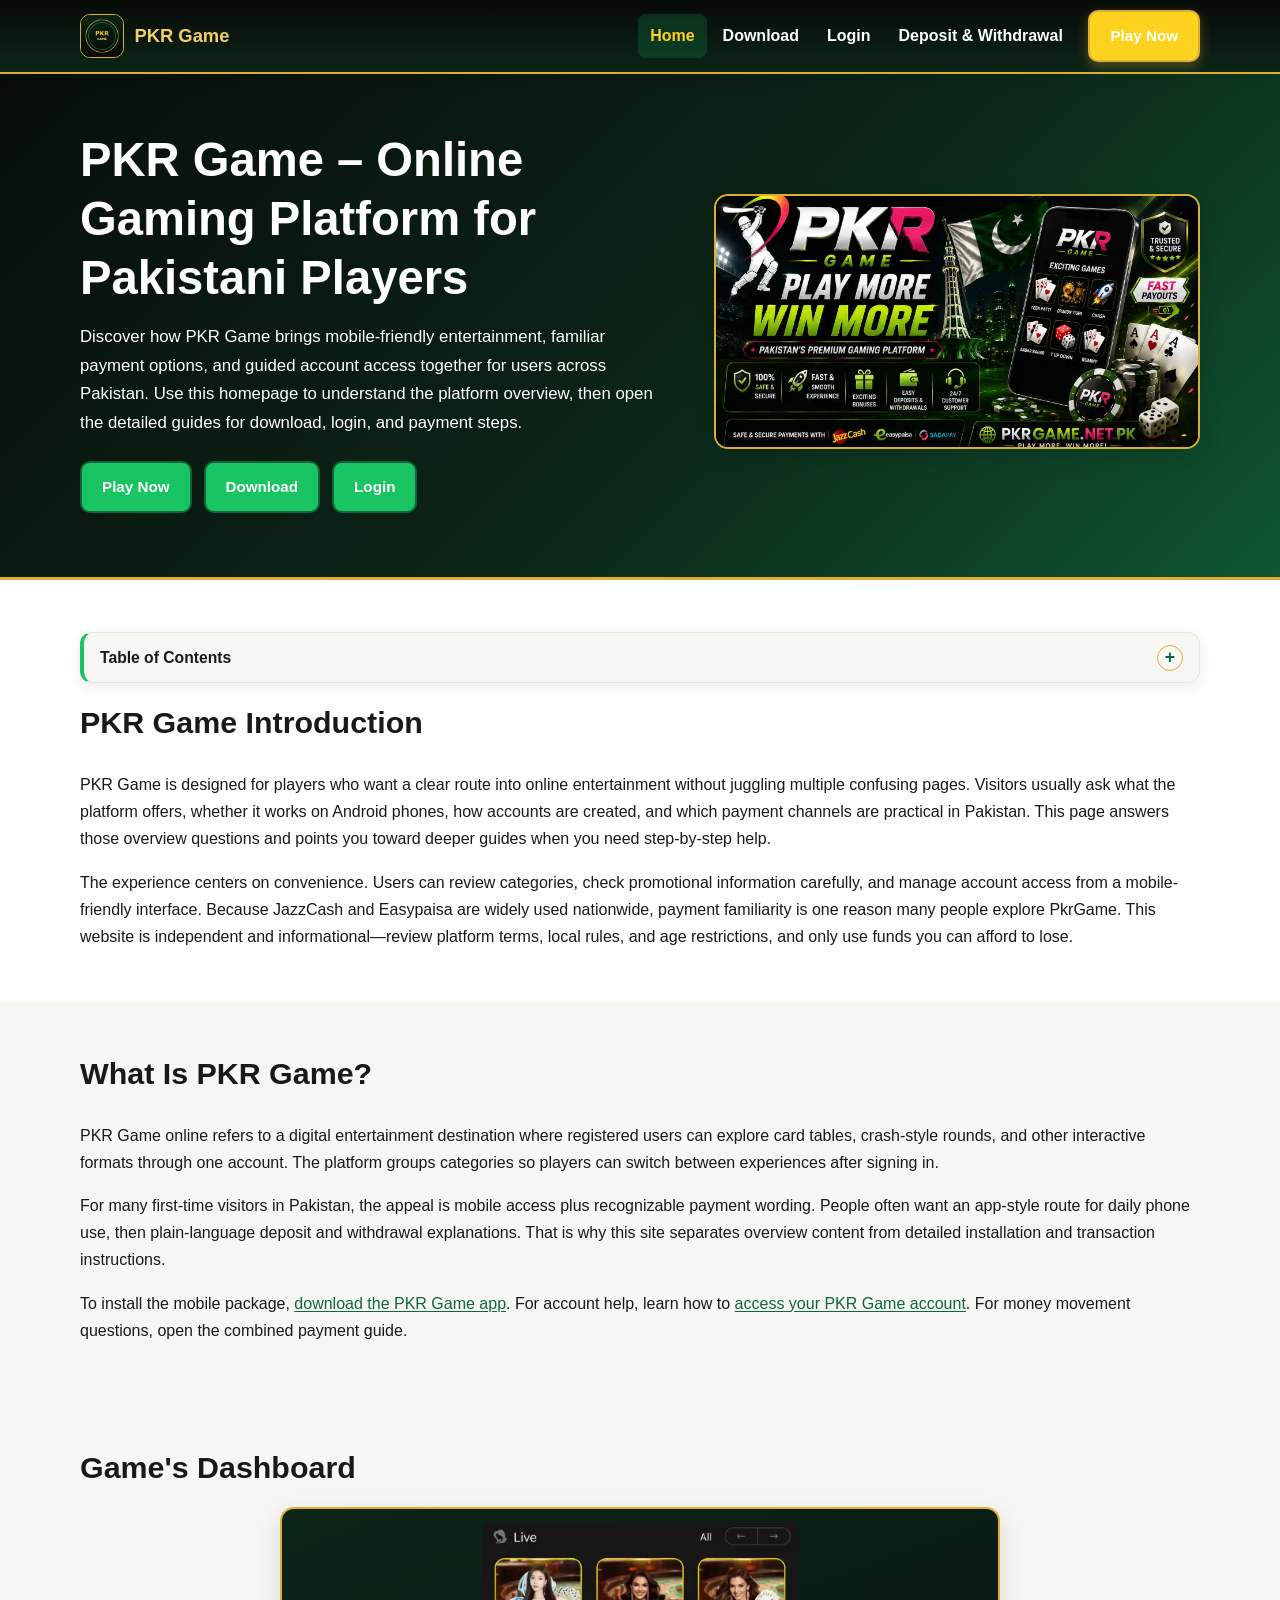
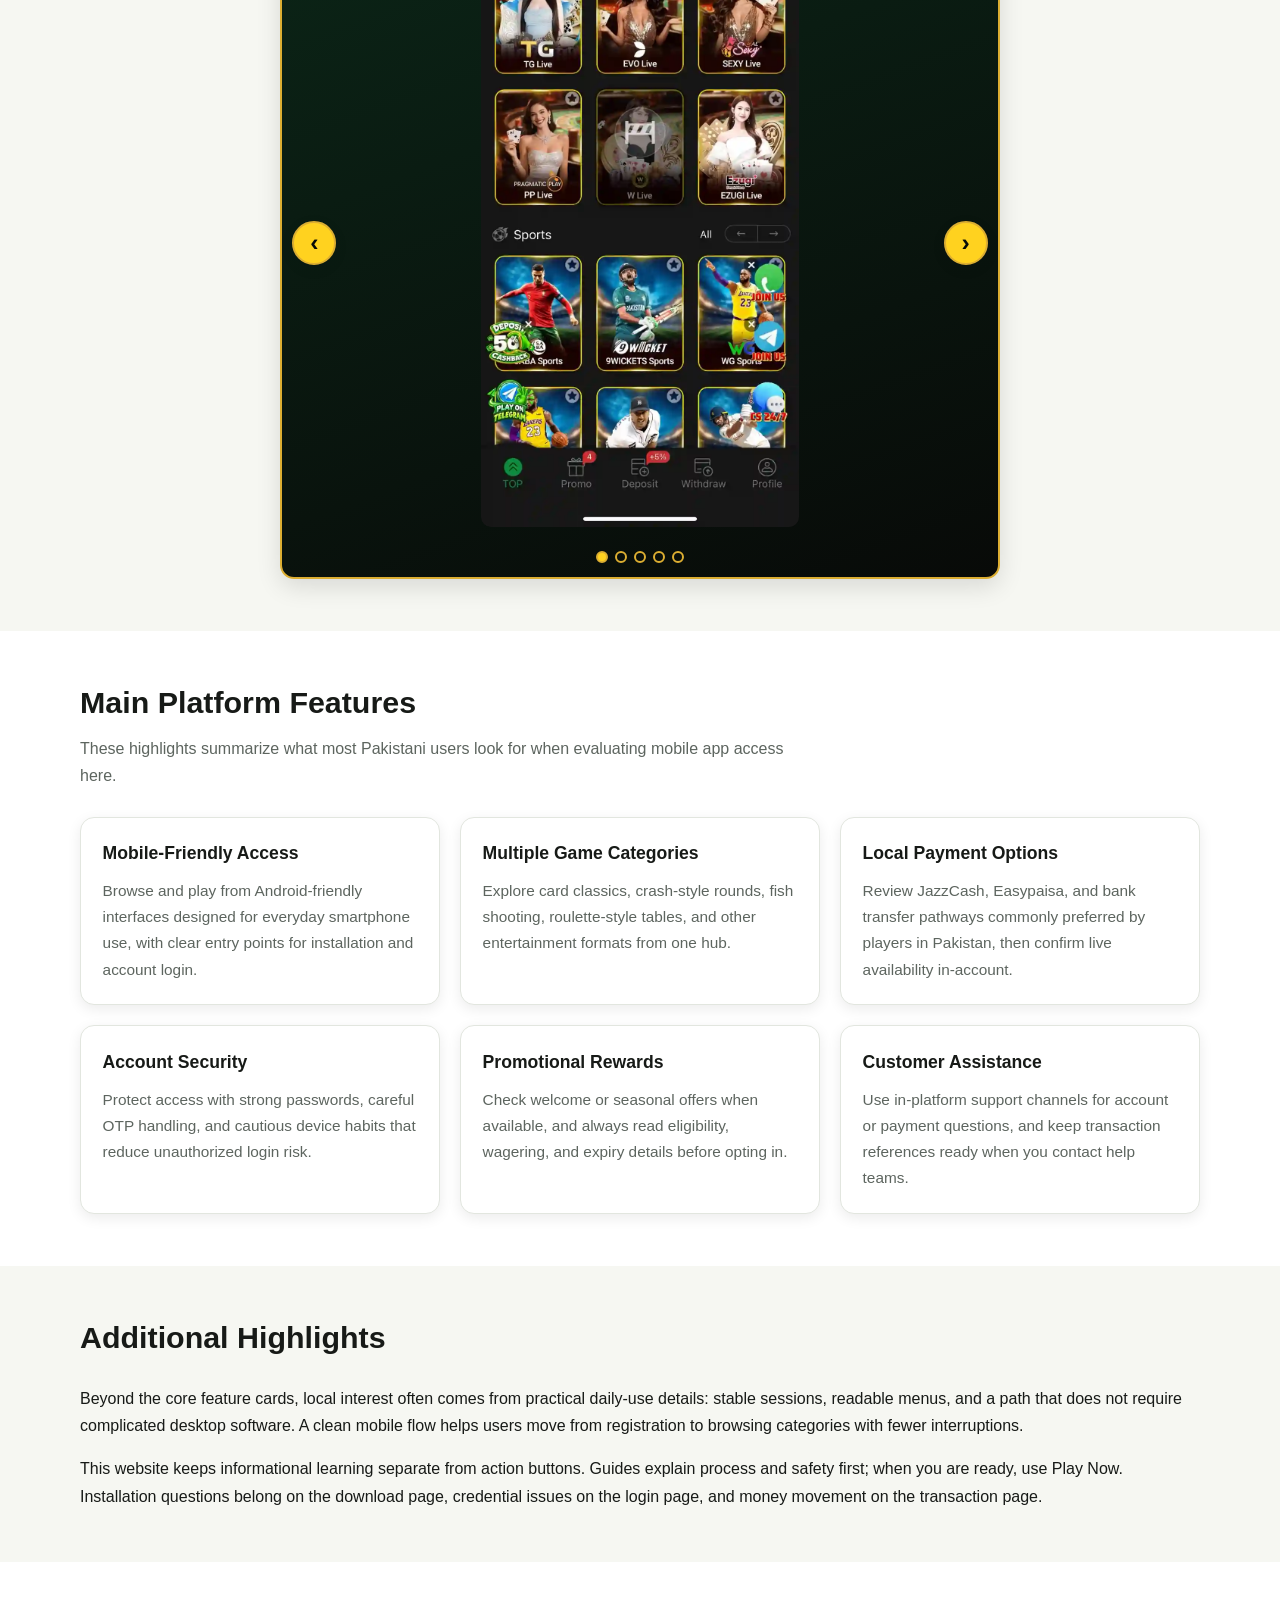
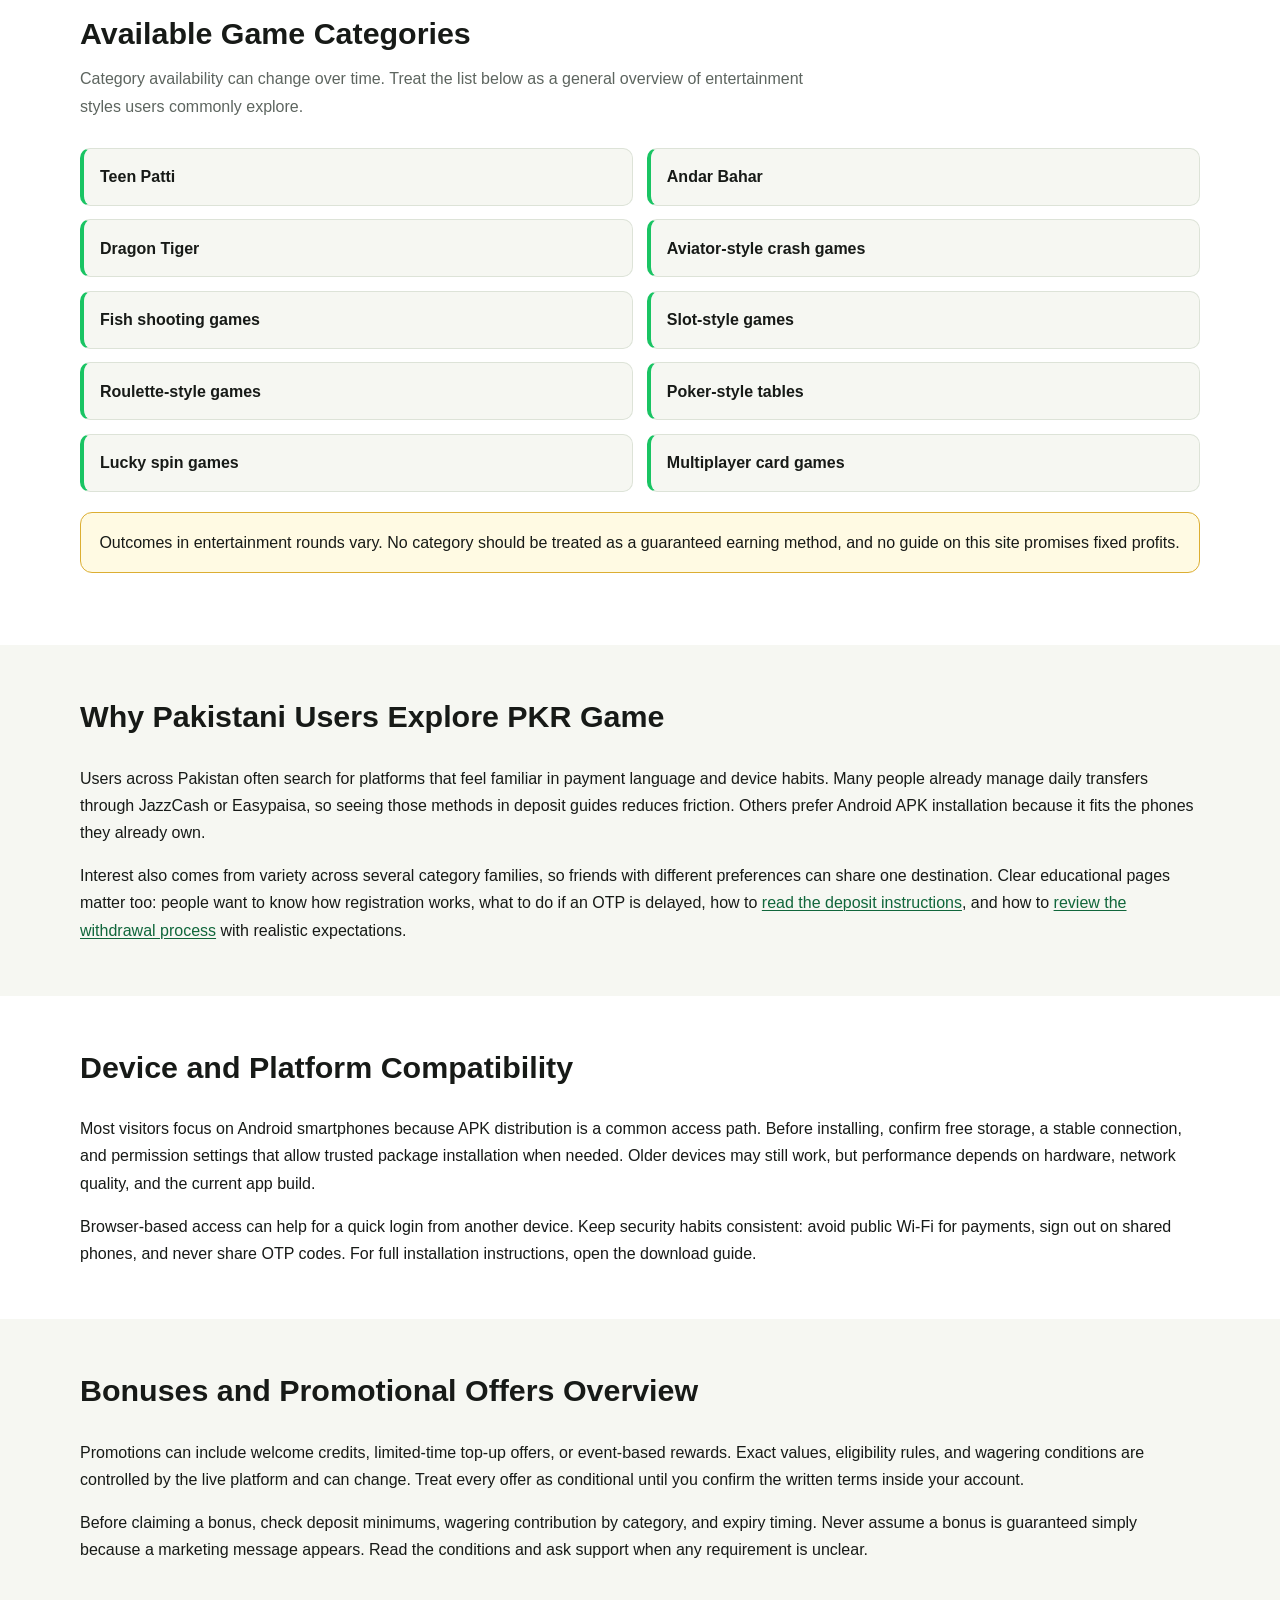
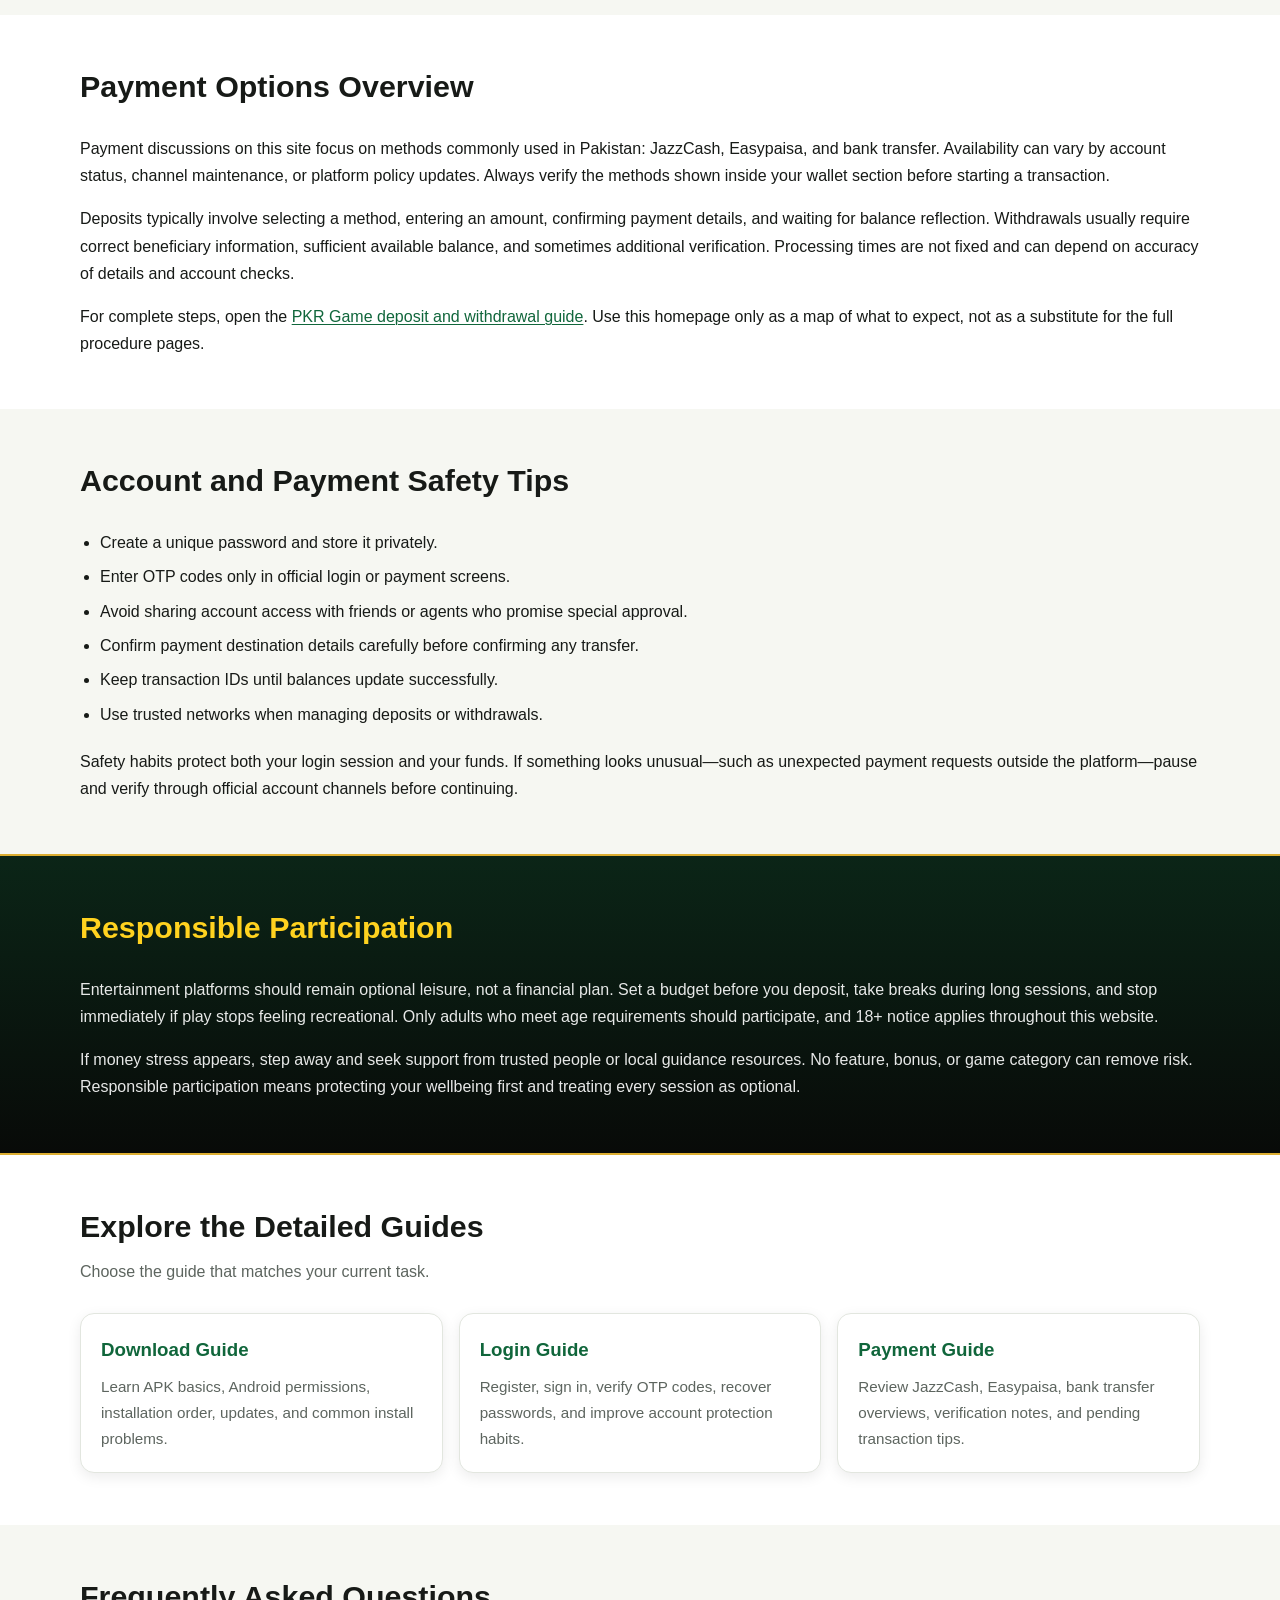
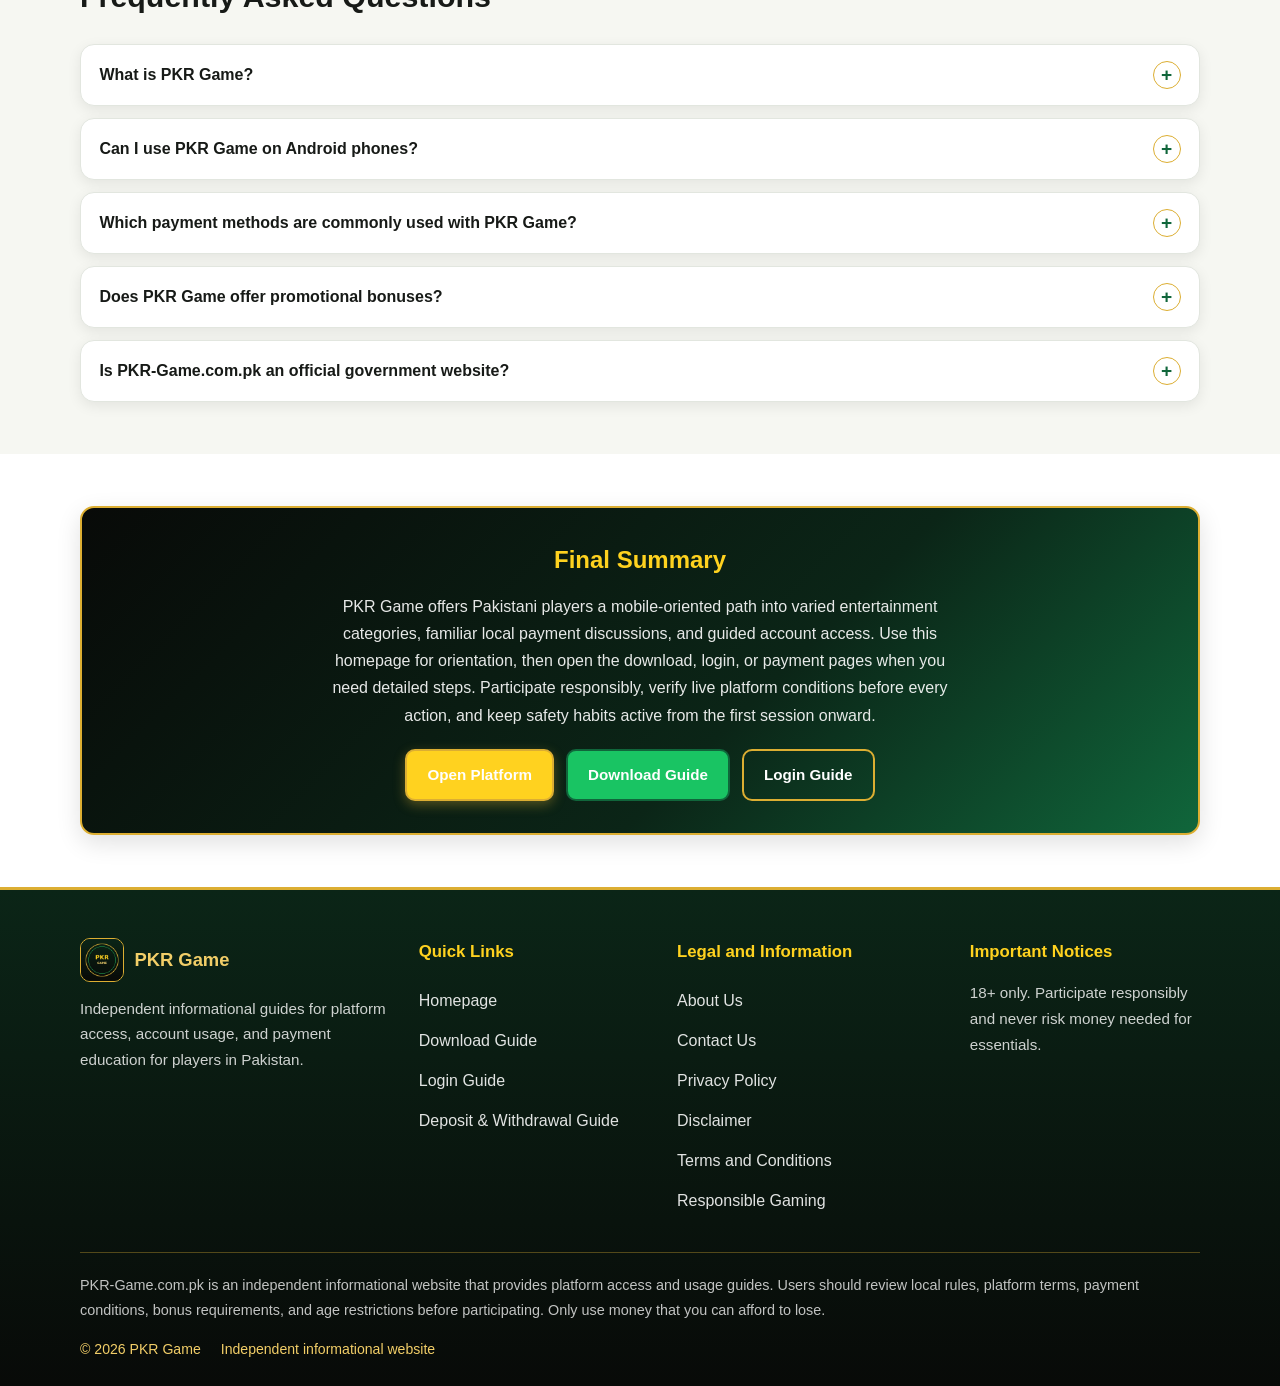
<file: index.html>
<!DOCTYPE html>
<html lang="en" class="no-js">
<head>
  <script>document.documentElement.classList.remove("no-js");</script>
  <meta charset="UTF-8">
  <meta name="viewport" content="width=device-width, initial-scale=1.0">
  <title>Download Pkr Game App - Earn Online in Pakistan 2026</title>
  <meta name="description" content="Explore PKR Game app features, mobile access, gaming categories, account options, payment guides, bonuses, safety tips, and responsible participation information.">
  <link rel="canonical" href="https://pkr-game.com.pk/">
  <meta name="robots" content="index, follow, max-image-preview:large">
  <meta name="theme-color" content="#0b2517">
  <meta property="og:type" content="website">
  <meta property="og:title" content="Download PKR Game App Online in Pakistan for 2026">
  <meta property="og:description" content="Explore PKR Game app features, mobile access, gaming categories, payment guides, bonuses, and responsible participation information.">
  <meta property="og:url" content="https://pkr-game.com.pk/">
  <meta property="og:image" content="https://pkr-game.com.pk/assets/images/pkr-game-logo.webp">
  <meta property="og:site_name" content="PKR Game">
  <meta name="twitter:card" content="summary_large_image">
  <meta name="twitter:title" content="Download PKR Game App Online in Pakistan for 2026">
  <meta name="twitter:description" content="Explore PKR Game app features, mobile access, gaming categories, payment guides, bonuses, and responsible participation information.">
  <meta name="twitter:image" content="https://pkr-game.com.pk/assets/images/pkr-game-logo.webp">
  <link rel="icon" type="image/webp" href="assets/images/favicon.webp">
  <link rel="manifest" href="manifest.json">
  <link rel="stylesheet" href="style.css">
  <script type="application/ld+json">
  {
    "@context": "https://schema.org",
    "@graph": [
      {
        "@type": "Organization",
        "@id": "https://pkr-game.com.pk/#organization",
        "name": "PKR Game",
        "url": "https://pkr-game.com.pk/",
        "logo": "https://pkr-game.com.pk/assets/images/pkr-game-logo.webp"
      },
      {
        "@type": "WebSite",
        "@id": "https://pkr-game.com.pk/#website",
        "url": "https://pkr-game.com.pk/",
        "name": "PKR Game",
        "publisher": { "@id": "https://pkr-game.com.pk/#organization" },
        "inLanguage": "en"
      },
      {
        "@type": "WebPage",
        "@id": "https://pkr-game.com.pk/#webpage",
        "url": "https://pkr-game.com.pk/",
        "name": "PKR Game App Onlin - Latest Platform in Pakistan",
        "description": "Explore PKR Game app features, mobile access, gaming categories, account options, payment guides, bonuses, safety tips, and responsible participation information.",
        "isPartOf": { "@id": "https://pkr-game.com.pk/#website" },
        "about": { "@id": "https://pkr-game.com.pk/#organization" },
        "inLanguage": "en"
      },
      {
        "@type": "BreadcrumbList",
        "@id": "https://pkr-game.com.pk/#breadcrumb",
        "itemListElement": [
          {
            "@type": "ListItem",
            "position": 1,
            "name": "Home",
            "item": "https://pkr-game.com.pk/"
          }
        ]
      },
      {
        "@type": "FAQPage",
        "@id": "https://pkr-game.com.pk/#faq",
        "mainEntity": [
          {
            "@type": "Question",
            "name": "What is PKR Game?",
            "acceptedAnswer": {
              "@type": "Answer",
              "text": "PKR Game is an online gaming platform that Pakistani players explore for mobile-friendly access to card games, crash-style titles, slots-style entertainment, and other interactive categories through a single account."
            }
          },
          {
            "@type": "Question",
            "name": "Can I use PKR Game on Android phones?",
            "acceptedAnswer": {
              "@type": "Answer",
              "text": "Yes. Many users prefer Android APK access for convenient mobile play. Review device storage, network stability, and installation permissions before installing, then follow the dedicated download guide for step-by-step help."
            }
          },
          {
            "@type": "Question",
            "name": "Which payment methods are commonly used with PKR Game?",
            "acceptedAnswer": {
              "@type": "Answer",
              "text": "Players in Pakistan commonly look for JazzCash, Easypaisa, and bank transfer options. Availability can change by account and platform policy, so always confirm supported methods inside your account before paying."
            }
          },
          {
            "@type": "Question",
            "name": "Does PKR Game offer promotional bonuses?",
            "acceptedAnswer": {
              "@type": "Answer",
              "text": "Promotional offers may appear for new or returning users, but conditions can differ. Check eligibility, wagering rules, expiry timing, and payment requirements before relying on any bonus."
            }
          },
          {
            "@type": "Question",
            "name": "Is PKR-Game.com.pk an official government website?",
            "acceptedAnswer": {
              "@type": "Answer",
              "text": "No. PKR-Game.com.pk is an independent informational website that shares platform access and usage guides. Review local rules, platform terms, and age restrictions before participating."
            }
          }
        ]
      }
    ]
  }
  </script>
  <script src="script.js" defer></script>
</head>
<body>
  <a class="skip-link" href="#main-content">Skip to content</a>

  <header class="site-header">
    <div class="container header-inner">
      <a class="logo-link" href="/">
        <img src="assets/images/pkr-game-logo.webp" alt="PKR Game logo" width="44" height="44">
        <span class="logo-text">PKR Game</span>
      </a>
      <button class="nav-toggle" type="button" aria-expanded="false" aria-controls="main-nav" aria-label="Open menu">
        <span class="nav-toggle-bar"></span>
        <span class="nav-toggle-bar"></span>
        <span class="nav-toggle-bar"></span>
      </button>
      <nav class="main-nav" id="main-nav" aria-label="Primary">
        <ul class="nav-list">
          <li><a href="/" aria-current="page">Home</a></li>
          <li><a href="/pkr-game-download/">Download</a></li>
          <li><a href="/pkr-game-login/">Login</a></li>
          <li><a href="/Deposit-and-withdrawal/">Deposit &amp; Withdrawal</a></li>
        </ul>
        <div class="header-cta">
          <a class="btn btn-primary" href="https://www.okpkr1.com/?id=616425469" target="_blank" rel="nofollow sponsored noopener noreferrer">Play Now</a>
        </div>
      </nav>
    </div>
  </header>

  <main id="main-content">
    <section class="hero" aria-labelledby="home-hero-title">
      <div class="container hero-grid">
        <div>
          <h1 id="home-hero-title">PKR Game – Online Gaming Platform for Pakistani Players</h1>
          <p class="hero-lead">Discover how PKR Game brings mobile-friendly entertainment, familiar payment options, and guided account access together for users across Pakistan. Use this homepage to understand the platform overview, then open the detailed guides for download, login, and payment steps.</p>
          <div class="hero-actions">
            <a class="btn btn-secondary" href="https://www.okpkr1.com/?id=616425469" target="_blank" rel="nofollow sponsored noopener noreferrer">Play Now</a>
            <a class="btn btn-secondary" href="/pkr-game-download/">Download</a>
            <a class="btn btn-secondary" href="/pkr-game-login/">Login</a>
          </div>
        </div>
        <div class="hero-media">
          <img src="assets/images/home-banner.webp" alt="PKR Game online platform banner" width="1200" height="630" fetchpriority="high">
        </div>
      </div>
    </section>

    <section class="section section-alt" aria-labelledby="intro-title">
      <div class="container">
        <nav class="toc-wrap" aria-label="Table of contents">
          <details class="page-toc">
            <summary class="toc-toggle" aria-expanded="false">
              <span>Table of Contents</span>
            </summary>
            <ol class="toc-list">
              <li><a href="#intro-title">PKR Game Introduction</a></li>
              <li><a href="#what-is-title">What Is PKR Game?</a></li>
              <li><a href="#dashboard-title">Game's Dashboard</a></li>
              <li><a href="#features-title">Main Platform Features</a></li>
              <li><a href="#highlights-title">Additional Highlights</a></li>
              <li><a href="#categories-title">Available Game Categories</a></li>
              <li><a href="#why-title">Why Pakistani Users Explore PKR Game</a></li>
              <li><a href="#compat-title">Device and Platform Compatibility</a></li>
              <li><a href="#bonus-title">Bonuses and Promotional Offers Overview</a></li>
              <li><a href="#payments-title">Payment Options Overview</a></li>
              <li><a href="#safety-title">Account and Payment Safety Tips</a></li>
              <li><a href="#responsible-title">Responsible Participation</a></li>
              <li><a href="#guides-title">Explore the Detailed Guides</a></li>
              <li><a href="#faq-title">Frequently Asked Questions</a></li>
              <li><a href="#summary-title">Final Summary</a></li>
            </ol>
          </details>
        </nav>
        <div class="prose">
        <div class="section-header">
          <h2 id="intro-title">PKR Game Introduction</h2>
        </div>
        <p>PKR Game is designed for players who want a clear route into online entertainment without juggling multiple confusing pages. Visitors usually ask what the platform offers, whether it works on Android phones, how accounts are created, and which payment channels are practical in Pakistan. This page answers those overview questions and points you toward deeper guides when you need step-by-step help.</p>
        <p>The experience centers on convenience. Users can review categories, check promotional information carefully, and manage account access from a mobile-friendly interface. Because JazzCash and Easypaisa are widely used nationwide, payment familiarity is one reason many people explore PkrGame. This website is independent and informational—review platform terms, local rules, and age restrictions, and only use funds you can afford to lose.</p>
        </div>
      </div>
    </section>

    <section class="section" aria-labelledby="what-is-title">
      <div class="container prose">
        <div class="section-header">
          <h2 id="what-is-title">What Is PKR Game?</h2>
        </div>
        <p>PKR Game online refers to a digital entertainment destination where registered users can explore card tables, crash-style rounds, and other interactive formats through one account. The platform groups categories so players can switch between experiences after signing in.</p>
        <p>For many first-time visitors in Pakistan, the appeal is mobile access plus recognizable payment wording. People often want an app-style route for daily phone use, then plain-language deposit and withdrawal explanations. That is why this site separates overview content from detailed installation and transaction instructions.</p>
        <p>To install the mobile package, <a href="/pkr-game-download/">download the PKR Game app</a>. For account help, learn how to <a href="/pkr-game-login/">access your PKR Game account</a>. For money movement questions, open the combined payment guide.</p>
      </div>
    </section>

    <section class="section screenshot-section" aria-labelledby="dashboard-title">
      <div class="container">
        <div class="section-header">
          <h2 id="dashboard-title">Game's Dashboard</h2>
        </div>
        <div class="screenshot-slider" data-screenshot-slider role="region" aria-roledescription="carousel" aria-label="PKR Game dashboard screenshots" tabindex="0">
          <div class="slider-viewport" aria-live="polite">
            <div class="slider-track">
              <div class="slider-slide is-active" role="group" aria-roledescription="slide" aria-label="1 of 5">
                <img src="assets/images/Screenshot-4%20(1).webp" alt="PKR Game dashboard screenshot" decoding="async">
              </div>
              <div class="slider-slide" role="group" aria-roledescription="slide" aria-label="2 of 5">
                <img src="assets/images/Screenshot-1.webp" alt="PKR Game app screenshot" decoding="async" loading="lazy">
              </div>
              <div class="slider-slide" role="group" aria-roledescription="slide" aria-label="3 of 5">
                <img src="assets/images/Screenshot-3%20(1).webp" alt="PKR Game interface screenshot" decoding="async" loading="lazy">
              </div>
              <div class="slider-slide" role="group" aria-roledescription="slide" aria-label="4 of 5">
                <img src="assets/images/WhatsApp%20Image%202026-08-27%20at%2000.21.04.webp" alt="PKR Game dashboard screenshot" decoding="async" loading="lazy">
              </div>
              <div class="slider-slide" role="group" aria-roledescription="slide" aria-label="5 of 5">
                <img src="assets/images/WhatsApp%20Image%202026-08-27%20at%2000.21.05.webp" alt="PKR Game app screenshot" decoding="async" loading="lazy">
              </div>
            </div>
          </div>
          <button class="slider-btn slider-prev" type="button" aria-label="Previous screenshot">‹</button>
          <button class="slider-btn slider-next" type="button" aria-label="Next screenshot">›</button>
          <div class="slider-dots" role="tablist" aria-label="Screenshot slides">
            <button class="slider-dot is-active" type="button" role="tab" aria-label="Show screenshot 1" aria-current="true"></button>
            <button class="slider-dot" type="button" role="tab" aria-label="Show screenshot 2"></button>
            <button class="slider-dot" type="button" role="tab" aria-label="Show screenshot 3"></button>
            <button class="slider-dot" type="button" role="tab" aria-label="Show screenshot 4"></button>
            <button class="slider-dot" type="button" role="tab" aria-label="Show screenshot 5"></button>
          </div>
        </div>
      </div>
    </section>

    <section class="section section-alt" aria-labelledby="features-title">
      <div class="container">
        <div class="section-header">
          <h2 id="features-title">Main Platform Features</h2>
          <p>These highlights summarize what most Pakistani users look for when evaluating mobile app access here.</p>
        </div>
        <div class="card-grid">
          <article class="card">
            <h3>Mobile-Friendly Access</h3>
            <p>Browse and play from Android-friendly interfaces designed for everyday smartphone use, with clear entry points for installation and account login.</p>
          </article>
          <article class="card">
            <h3>Multiple Game Categories</h3>
            <p>Explore card classics, crash-style rounds, fish shooting, roulette-style tables, and other entertainment formats from one hub.</p>
          </article>
          <article class="card">
            <h3>Local Payment Options</h3>
            <p>Review JazzCash, Easypaisa, and bank transfer pathways commonly preferred by players in Pakistan, then confirm live availability in-account.</p>
          </article>
          <article class="card">
            <h3>Account Security</h3>
            <p>Protect access with strong passwords, careful OTP handling, and cautious device habits that reduce unauthorized login risk.</p>
          </article>
          <article class="card">
            <h3>Promotional Rewards</h3>
            <p>Check welcome or seasonal offers when available, and always read eligibility, wagering, and expiry details before opting in.</p>
          </article>
          <article class="card">
            <h3>Customer Assistance</h3>
            <p>Use in-platform support channels for account or payment questions, and keep transaction references ready when you contact help teams.</p>
          </article>
        </div>
      </div>
    </section>

    <section class="section" aria-labelledby="highlights-title">
      <div class="container prose">
        <div class="section-header">
          <h2 id="highlights-title">Additional Highlights</h2>
        </div>
        <p>Beyond the core feature cards, local interest often comes from practical daily-use details: stable sessions, readable menus, and a path that does not require complicated desktop software. A clean mobile flow helps users move from registration to browsing categories with fewer interruptions.</p>
        <p>This website keeps informational learning separate from action buttons. Guides explain process and safety first; when you are ready, use Play Now. Installation questions belong on the download page, credential issues on the login page, and money movement on the transaction page.</p>
      </div>
    </section>

    <section class="section section-alt" aria-labelledby="categories-title">
      <div class="container">
        <div class="section-header">
          <h2 id="categories-title">Available Game Categories</h2>
          <p>Category availability can change over time. Treat the list below as a general overview of entertainment styles users commonly explore.</p>
        </div>
        <div class="category-grid">
          <div class="category-item">Teen Patti</div>
          <div class="category-item">Andar Bahar</div>
          <div class="category-item">Dragon Tiger</div>
          <div class="category-item">Aviator-style crash games</div>
          <div class="category-item">Fish shooting games</div>
          <div class="category-item">Slot-style games</div>
          <div class="category-item">Roulette-style games</div>
          <div class="category-item">Poker-style tables</div>
          <div class="category-item">Lucky spin games</div>
          <div class="category-item">Multiplayer card games</div>
        </div>
        <div class="note-box">
          <p>Outcomes in entertainment rounds vary. No category should be treated as a guaranteed earning method, and no guide on this site promises fixed profits.</p>
        </div>
      </div>
    </section>

    <section class="section" aria-labelledby="why-title">
      <div class="container prose">
        <div class="section-header">
          <h2 id="why-title">Why Pakistani Users Explore PKR Game</h2>
        </div>
        <p>Users across Pakistan often search for platforms that feel familiar in payment language and device habits. Many people already manage daily transfers through JazzCash or Easypaisa, so seeing those methods in deposit guides reduces friction. Others prefer Android APK installation because it fits the phones they already own.</p>
        <p>Interest also comes from variety across several category families, so friends with different preferences can share one destination. Clear educational pages matter too: people want to know how registration works, what to do if an OTP is delayed, how to <a href="/Deposit-and-withdrawal/#deposit">read the deposit instructions</a>, and how to <a href="/Deposit-and-withdrawal/#withdrawal">review the withdrawal process</a> with realistic expectations.</p>
      </div>
    </section>

    <section class="section section-alt" aria-labelledby="compat-title">
      <div class="container prose">
        <div class="section-header">
          <h2 id="compat-title">Device and Platform Compatibility</h2>
        </div>
        <p>Most visitors focus on Android smartphones because APK distribution is a common access path. Before installing, confirm free storage, a stable connection, and permission settings that allow trusted package installation when needed. Older devices may still work, but performance depends on hardware, network quality, and the current app build.</p>
        <p>Browser-based access can help for a quick login from another device. Keep security habits consistent: avoid public Wi-Fi for payments, sign out on shared phones, and never share OTP codes. For full installation instructions, open the download guide.</p>
      </div>
    </section>

    <section class="section" aria-labelledby="bonus-title">
      <div class="container prose">
        <div class="section-header">
          <h2 id="bonus-title">Bonuses and Promotional Offers Overview</h2>
        </div>
        <p>Promotions can include welcome credits, limited-time top-up offers, or event-based rewards. Exact values, eligibility rules, and wagering conditions are controlled by the live platform and can change. Treat every offer as conditional until you confirm the written terms inside your account.</p>
        <p>Before claiming a bonus, check deposit minimums, wagering contribution by category, and expiry timing. Never assume a bonus is guaranteed simply because a marketing message appears. Read the conditions and ask support when any requirement is unclear.</p>
      </div>
    </section>

    <section class="section section-alt" aria-labelledby="payments-title">
      <div class="container prose">
        <div class="section-header">
          <h2 id="payments-title">Payment Options Overview</h2>
        </div>
        <p>Payment discussions on this site focus on methods commonly used in Pakistan: JazzCash, Easypaisa, and bank transfer. Availability can vary by account status, channel maintenance, or platform policy updates. Always verify the methods shown inside your wallet section before starting a transaction.</p>
        <p>Deposits typically involve selecting a method, entering an amount, confirming payment details, and waiting for balance reflection. Withdrawals usually require correct beneficiary information, sufficient available balance, and sometimes additional verification. Processing times are not fixed and can depend on accuracy of details and account checks.</p>
        <p>For complete steps, open the <a href="/Deposit-and-withdrawal/">PKR Game deposit and withdrawal guide</a>. Use this homepage only as a map of what to expect, not as a substitute for the full procedure pages.</p>
      </div>
    </section>

    <section class="section" aria-labelledby="safety-title">
      <div class="container prose">
        <div class="section-header">
          <h2 id="safety-title">Account and Payment Safety Tips</h2>
        </div>
        <ul>
          <li>Create a unique password and store it privately.</li>
          <li>Enter OTP codes only in official login or payment screens.</li>
          <li>Avoid sharing account access with friends or agents who promise special approval.</li>
          <li>Confirm payment destination details carefully before confirming any transfer.</li>
          <li>Keep transaction IDs until balances update successfully.</li>
          <li>Use trusted networks when managing deposits or withdrawals.</li>
        </ul>
        <p>Safety habits protect both your login session and your funds. If something looks unusual—such as unexpected payment requests outside the platform—pause and verify through official account channels before continuing.</p>
      </div>
    </section>

    <section class="section section-dark" aria-labelledby="responsible-title">
      <div class="container prose">
        <div class="section-header">
          <h2 id="responsible-title">Responsible Participation</h2>
        </div>
        <p>Entertainment platforms should remain optional leisure, not a financial plan. Set a budget before you deposit, take breaks during long sessions, and stop immediately if play stops feeling recreational. Only adults who meet age requirements should participate, and 18+ notice applies throughout this website.</p>
        <p>If money stress appears, step away and seek support from trusted people or local guidance resources. No feature, bonus, or game category can remove risk. Responsible participation means protecting your wellbeing first and treating every session as optional.</p>
      </div>
    </section>

    <section class="section section-alt" aria-labelledby="guides-title">
      <div class="container">
        <div class="section-header">
          <h2 id="guides-title">Explore the Detailed Guides</h2>
          <p>Choose the guide that matches your current task.</p>
        </div>
        <div class="guide-links">
          <a class="guide-link-card" href="/pkr-game-download/">
            <h3>Download Guide</h3>
            <p>Learn APK basics, Android permissions, installation order, updates, and common install problems.</p>
          </a>
          <a class="guide-link-card" href="/pkr-game-login/">
            <h3>Login Guide</h3>
            <p>Register, sign in, verify OTP codes, recover passwords, and improve account protection habits.</p>
          </a>
          <a class="guide-link-card" href="/Deposit-and-withdrawal/">
            <h3>Payment Guide</h3>
            <p>Review JazzCash, Easypaisa, bank transfer overviews, verification notes, and pending transaction tips.</p>
          </a>
        </div>
      </div>
    </section>

    <section class="section" aria-labelledby="faq-title">
      <div class="container">
        <div class="section-header">
          <h2 id="faq-title">Frequently Asked Questions</h2>
        </div>
        <div class="faq-list">
          <div class="faq-item">
            <button class="faq-question" type="button" aria-expanded="false" aria-controls="faq-home-1" id="faq-home-q1">What is PKR Game?</button>
            <div class="faq-answer" id="faq-home-1" role="region" aria-labelledby="faq-home-q1">
              <p>PKR Game is an online gaming platform that Pakistani players explore for mobile-friendly access to card games, crash-style titles, slots-style entertainment, and other interactive categories through a single account.</p>
            </div>
          </div>
          <div class="faq-item">
            <button class="faq-question" type="button" aria-expanded="false" aria-controls="faq-home-2" id="faq-home-q2">Can I use PKR Game on Android phones?</button>
            <div class="faq-answer" id="faq-home-2" role="region" aria-labelledby="faq-home-q2">
              <p>Yes. Many users prefer Android APK access for convenient mobile play. Review device storage, network stability, and installation permissions before installing, then follow the dedicated download guide for step-by-step help.</p>
            </div>
          </div>
          <div class="faq-item">
            <button class="faq-question" type="button" aria-expanded="false" aria-controls="faq-home-3" id="faq-home-q3">Which payment methods are commonly used with PKR Game?</button>
            <div class="faq-answer" id="faq-home-3" role="region" aria-labelledby="faq-home-q3">
              <p>Players in Pakistan commonly look for JazzCash, Easypaisa, and bank transfer options. Availability can change by account and platform policy, so always confirm supported methods inside your account before paying.</p>
            </div>
          </div>
          <div class="faq-item">
            <button class="faq-question" type="button" aria-expanded="false" aria-controls="faq-home-4" id="faq-home-q4">Does PKR Game offer promotional bonuses?</button>
            <div class="faq-answer" id="faq-home-4" role="region" aria-labelledby="faq-home-q4">
              <p>Promotional offers may appear for new or returning users, but conditions can differ. Check eligibility, wagering rules, expiry timing, and payment requirements before relying on any bonus.</p>
            </div>
          </div>
          <div class="faq-item">
            <button class="faq-question" type="button" aria-expanded="false" aria-controls="faq-home-5" id="faq-home-q5">Is PKR-Game.com.pk an official government website?</button>
            <div class="faq-answer" id="faq-home-5" role="region" aria-labelledby="faq-home-q5">
              <p>No. PKR-Game.com.pk is an independent informational website that shares platform access and usage guides. Review local rules, platform terms, and age restrictions before participating.</p>
            </div>
          </div>
        </div>
      </div>
    </section>

    <section class="section section-alt" aria-labelledby="summary-title">
      <div class="container">
        <div class="cta-band">
          <h2 id="summary-title">Final Summary</h2>
          <p>PKR Game offers Pakistani players a mobile-oriented path into varied entertainment categories, familiar local payment discussions, and guided account access. Use this homepage for orientation, then open the download, login, or payment pages when you need detailed steps. Participate responsibly, verify live platform conditions before every action, and keep safety habits active from the first session onward.</p>
          <div class="cta-actions">
            <a class="btn btn-primary" href="https://www.okpkr1.com/?id=616425469" target="_blank" rel="nofollow sponsored noopener noreferrer">Open Platform</a>
            <a class="btn btn-secondary" href="/pkr-game-download/">Download Guide</a>
            <a class="btn btn-outline" href="/pkr-game-login/">Login Guide</a>
          </div>
        </div>
      </div>
    </section>
  </main>

  <footer class="site-footer">
    <div class="container">
      <div class="footer-grid">
        <div class="footer-brand">
          <a class="logo-link" href="/">
            <img src="assets/images/pkr-game-logo.webp" alt="PKR Game logo" width="44" height="44" loading="lazy">
            <span class="logo-text">PKR Game</span>
          </a>
          <p>Independent informational guides for platform access, account usage, and payment education for players in Pakistan.</p>
        </div>
        <div class="footer-col">
          <h2>Quick Links</h2>
          <ul class="footer-links">
            <li><a href="/">Homepage</a></li>
            <li><a href="/pkr-game-download/">Download Guide</a></li>
            <li><a href="/pkr-game-login/">Login Guide</a></li>
            <li><a href="/Deposit-and-withdrawal/">Deposit &amp; Withdrawal Guide</a></li>
          </ul>
        </div>
                <div class="footer-col">
          <h2>Legal and Information</h2>
          <ul class="footer-links">
            <li><a href="/about-us/">About Us</a></li>
            <li><a href="/contact-us/">Contact Us</a></li>
            <li><a href="/privacy-policy/">Privacy Policy</a></li>
            <li><a href="/disclaimer/">Disclaimer</a></li>
            <li><a href="/terms-and-conditions/">Terms and Conditions</a></li>
            <li><a href="/responsible-gaming/">Responsible Gaming</a></li>
          </ul>
        </div>
<div class="footer-col">
          <h2>Important Notices</h2>
          <p>18+ only. Participate responsibly and never risk money needed for essentials.</p>
        </div>
      </div>
      <div class="footer-disclaimer">
        <p>PKR-Game.com.pk is an independent informational website that provides platform access and usage guides. Users should review local rules, platform terms, payment conditions, bonus requirements, and age restrictions before participating. Only use money that you can afford to lose.</p>
        <div class="footer-meta">
          <span>&copy; <span id="copyright-year">2026</span> PKR Game</span>
          <span>Independent informational website</span>
        </div>
      </div>
    </div>
  </footer>

  <button class="back-to-top" type="button" aria-label="Back to top">↑</button>
</body>
</html>
</file>
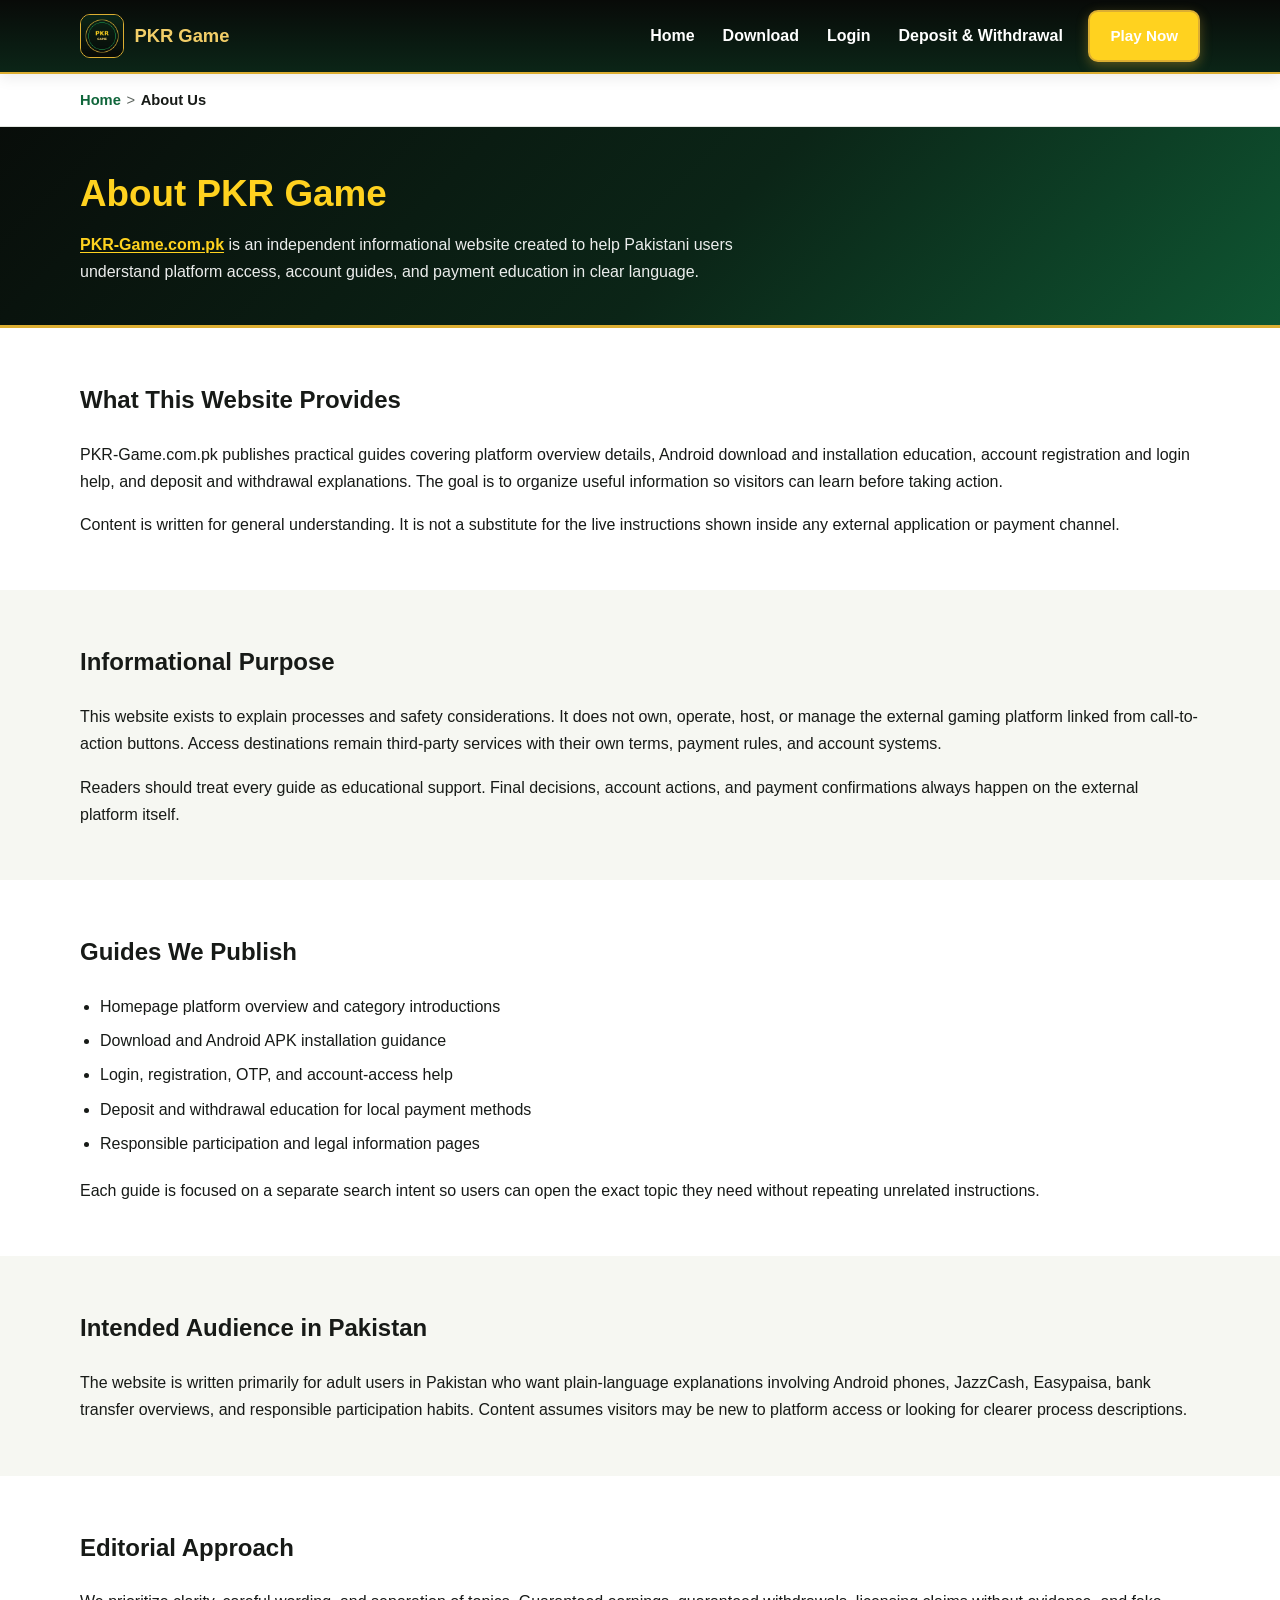
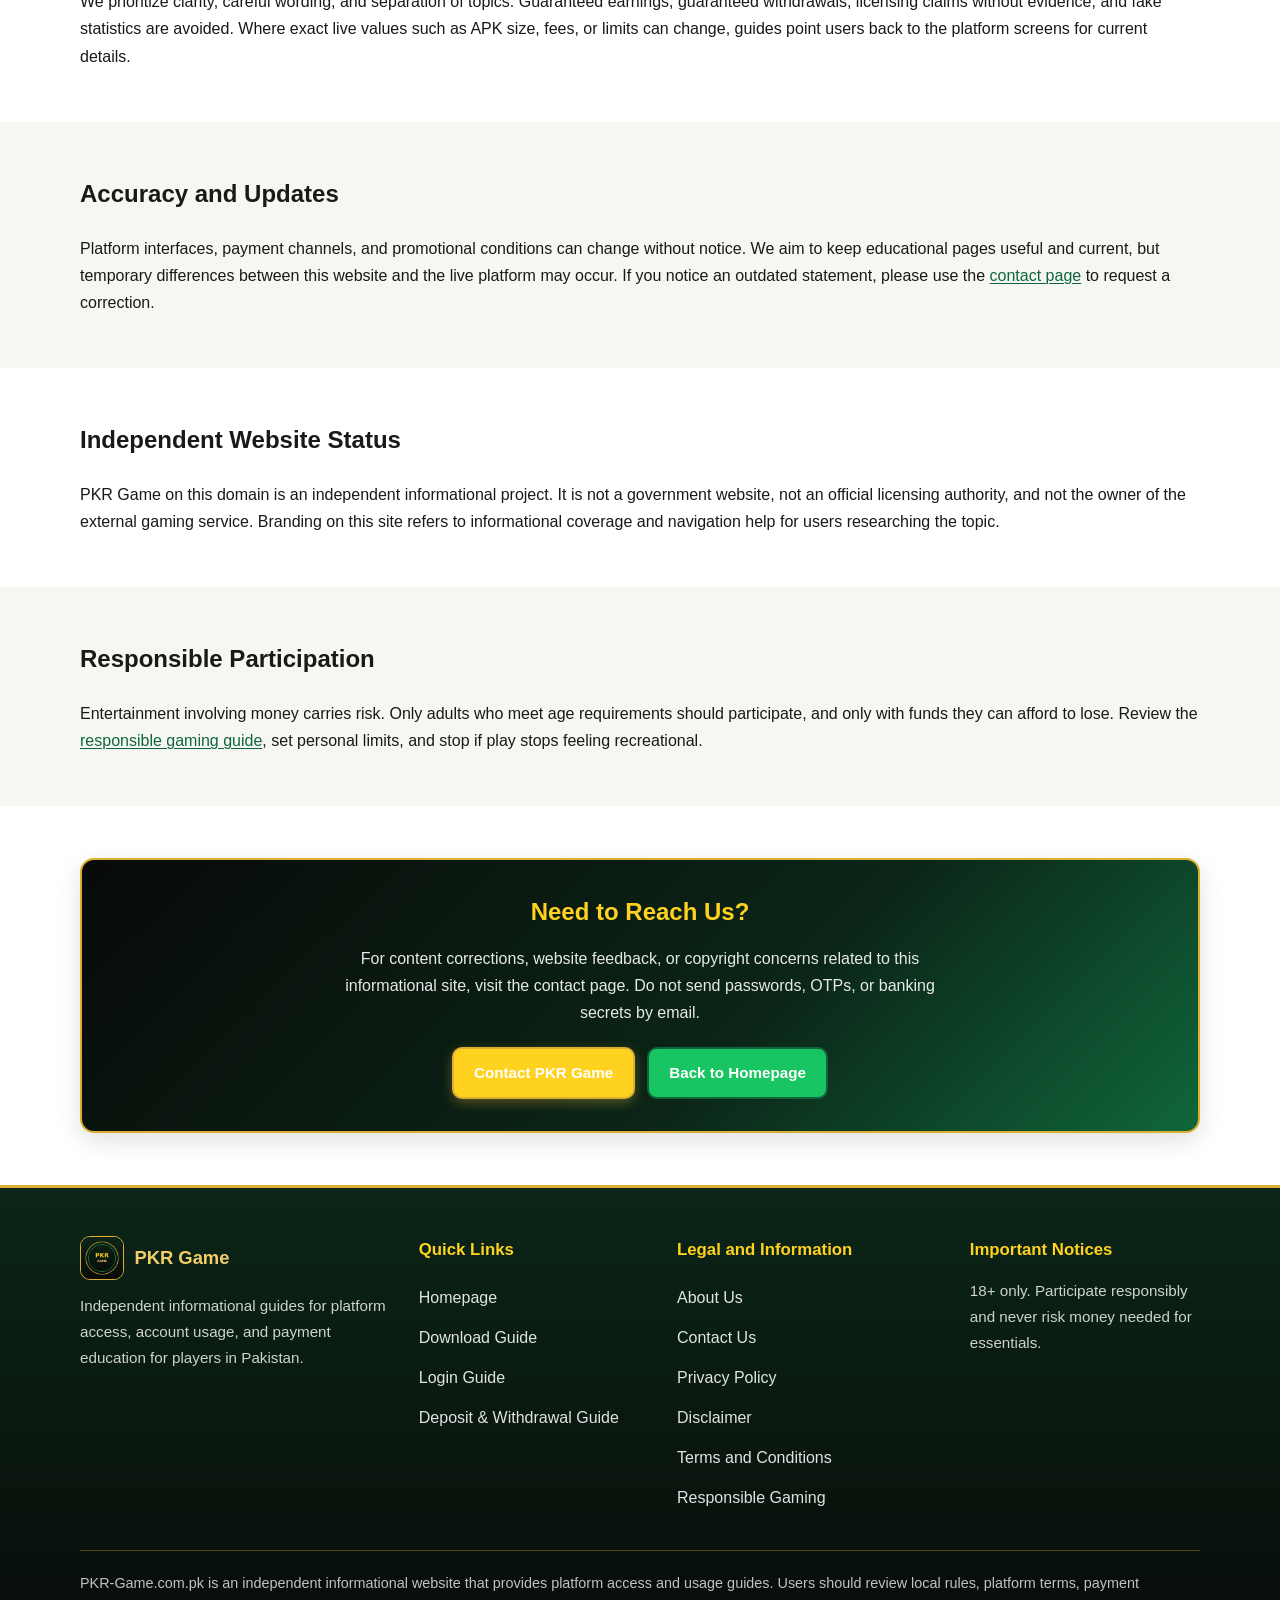
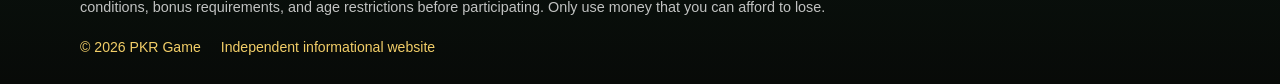
<file: about-us/index.html>
<!DOCTYPE html>
<html lang="en" class="no-js">
<head>
  <script>document.documentElement.classList.remove("no-js");</script>
  <meta charset="UTF-8">
  <meta name="viewport" content="width=device-width, initial-scale=1.0">
  <title>About PKR Game – Independent Information Website</title>
  <meta name="description" content="Learn about PKR Game, our independent informational purpose, editorial approach, platform guides, responsible participation principles, and intended audience.">
  <link rel="canonical" href="https://pkr-game.com.pk/about-us/">
  <meta name="robots" content="index, follow, max-image-preview:large">
  <meta name="theme-color" content="#0b2517">
  <meta property="og:type" content="website">
  <meta property="og:title" content="About PKR Game – Independent Information Website">
  <meta property="og:description" content="Learn about PKR Game, our independent informational purpose, editorial approach, platform guides, responsible participation principles, and intended audience.">
  <meta property="og:url" content="https://pkr-game.com.pk/about-us/">
  <meta property="og:image" content="https://pkr-game.com.pk/assets/images/home-banner.webp">
  <meta property="og:site_name" content="PKR Game">
  <meta name="twitter:card" content="summary_large_image">
  <meta name="twitter:title" content="About PKR Game – Independent Information Website">
  <meta name="twitter:description" content="Learn about PKR Game, our independent informational purpose, editorial approach, platform guides, responsible participation principles, and intended audience.">
  <meta name="twitter:image" content="https://pkr-game.com.pk/assets/images/home-banner.webp">
  <link rel="icon" type="image/webp" href="../assets/images/favicon.webp">
  <link rel="manifest" href="../manifest.json">
  <link rel="stylesheet" href="../style.css">
  <script type="application/ld+json">
  {
    "@context": "https://schema.org",
    "@graph": [
      {
        "@type": "WebPage",
        "@id": "https://pkr-game.com.pk/about-us/#webpage",
        "url": "https://pkr-game.com.pk/about-us/",
        "name": "About PKR Game \u2013 Independent Information Website",
        "description": "Learn about PKR Game, our independent informational purpose, editorial approach, platform guides, responsible participation principles, and intended audience.",
        "inLanguage": "en"
      },
      {
        "@type": "BreadcrumbList",
        "@id": "https://pkr-game.com.pk/about-us/#breadcrumb",
        "itemListElement": [
          {
            "@type": "ListItem",
            "position": 1,
            "name": "Home",
            "item": "https://pkr-game.com.pk/"
          },
          {
            "@type": "ListItem",
            "position": 2,
            "name": "About Us",
            "item": "https://pkr-game.com.pk/about-us/"
          }
        ]
      }
    ]
  }
  </script>
  <script src="../script.js" defer></script>
</head>
<body>
  <a class="skip-link" href="#main-content">Skip to content</a>

  <header class="site-header">
    <div class="container header-inner">
      <a class="logo-link" href="/">
        <img src="../assets/images/pkr-game-logo.webp" alt="PKR Game logo" width="44" height="44">
        <span class="logo-text">PKR Game</span>
      </a>
      <button class="nav-toggle" type="button" aria-expanded="false" aria-controls="main-nav" aria-label="Open menu">
        <span class="nav-toggle-bar"></span>
        <span class="nav-toggle-bar"></span>
        <span class="nav-toggle-bar"></span>
      </button>
      <nav class="main-nav" id="main-nav" aria-label="Primary">
        <ul class="nav-list">
          <li><a href="/">Home</a></li>
          <li><a href="/pkr-game-download/">Download</a></li>
          <li><a href="/pkr-game-login/">Login</a></li>
          <li><a href="/Deposit-and-withdrawal/">Deposit &amp; Withdrawal</a></li>
        </ul>
        <div class="header-cta">
          <a class="btn btn-primary" href="https://www.okpkr1.com/?id=616425469" target="_blank" rel="nofollow sponsored noopener noreferrer">Play Now</a>
        </div>
      </nav>
    </div>
  </header>

  <nav class="breadcrumb" aria-label="Breadcrumb">
    <div class="container">
      <ol>
        <li><a href="/">Home</a></li>
        <li><span aria-current="page">About Us</span></li>
      </ol>
    </div>
  </nav>

  <main id="main-content">
    <section class="hero legal-hero" aria-labelledby="about-title">
      <div class="container">
        <h1 id="about-title">About PKR Game</h1>
        <p><a href="https://pkr-game.com.pk/">PKR-Game.com.pk</a> is an independent informational website created to help Pakistani users understand platform access, account guides, and payment education in clear language.</p>
      </div>
    </section>

    <section class="section section-alt">
      <div class="container prose">
        <h2>What This Website Provides</h2>
        <p>PKR-Game.com.pk publishes practical guides covering platform overview details, Android download and installation education, account registration and login help, and deposit and withdrawal explanations. The goal is to organize useful information so visitors can learn before taking action.</p>
        <p>Content is written for general understanding. It is not a substitute for the live instructions shown inside any external application or payment channel.</p>
      </div>
    </section>

    <section class="section">
      <div class="container prose">
        <h2>Informational Purpose</h2>
        <p>This website exists to explain processes and safety considerations. It does not own, operate, host, or manage the external gaming platform linked from call-to-action buttons. Access destinations remain third-party services with their own terms, payment rules, and account systems.</p>
        <p>Readers should treat every guide as educational support. Final decisions, account actions, and payment confirmations always happen on the external platform itself.</p>
      </div>
    </section>

    <section class="section section-alt">
      <div class="container prose">
        <h2>Guides We Publish</h2>
        <ul class="legal-list">
          <li>Homepage platform overview and category introductions</li>
          <li>Download and Android APK installation guidance</li>
          <li>Login, registration, OTP, and account-access help</li>
          <li>Deposit and withdrawal education for local payment methods</li>
          <li>Responsible participation and legal information pages</li>
        </ul>
        <p>Each guide is focused on a separate search intent so users can open the exact topic they need without repeating unrelated instructions.</p>
      </div>
    </section>

    <section class="section">
      <div class="container prose">
        <h2>Intended Audience in Pakistan</h2>
        <p>The website is written primarily for adult users in Pakistan who want plain-language explanations involving Android phones, JazzCash, Easypaisa, bank transfer overviews, and responsible participation habits. Content assumes visitors may be new to platform access or looking for clearer process descriptions.</p>
      </div>
    </section>

    <section class="section section-alt">
      <div class="container prose">
        <h2>Editorial Approach</h2>
        <p>We prioritize clarity, careful wording, and separation of topics. Guaranteed earnings, guaranteed withdrawals, licensing claims without evidence, and fake statistics are avoided. Where exact live values such as APK size, fees, or limits can change, guides point users back to the platform screens for current details.</p>
      </div>
    </section>

    <section class="section">
      <div class="container prose">
        <h2>Accuracy and Updates</h2>
        <p>Platform interfaces, payment channels, and promotional conditions can change without notice. We aim to keep educational pages useful and current, but temporary differences between this website and the live platform may occur. If you notice an outdated statement, please use the <a href="/contact-us/">contact page</a> to request a correction.</p>
      </div>
    </section>

    <section class="section section-alt">
      <div class="container prose">
        <h2>Independent Website Status</h2>
        <p>PKR Game on this domain is an independent informational project. It is not a government website, not an official licensing authority, and not the owner of the external gaming service. Branding on this site refers to informational coverage and navigation help for users researching the topic.</p>
      </div>
    </section>

    <section class="section">
      <div class="container prose">
        <h2>Responsible Participation</h2>
        <p>Entertainment involving money carries risk. Only adults who meet age requirements should participate, and only with funds they can afford to lose. Review the <a href="/responsible-gaming/">responsible gaming guide</a>, set personal limits, and stop if play stops feeling recreational.</p>
      </div>
    </section>

    <section class="section section-alt">
      <div class="container">
        <div class="cta-band">
          <h2>Need to Reach Us?</h2>
          <p>For content corrections, website feedback, or copyright concerns related to this informational site, visit the contact page. Do not send passwords, OTPs, or banking secrets by email.</p>
          <div class="cta-actions">
            <a class="btn btn-primary" href="/contact-us/">Contact PKR Game</a>
            <a class="btn btn-secondary" href="/">Back to Homepage</a>
          </div>
        </div>
      </div>
    </section>
  </main>

  <footer class="site-footer">
    <div class="container">
      <div class="footer-grid">
        <div class="footer-brand">
          <a class="logo-link" href="/">
            <img src="../assets/images/pkr-game-logo.webp" alt="PKR Game logo" width="44" height="44" loading="lazy">
            <span class="logo-text">PKR Game</span>
          </a>
          <p>Independent informational guides for platform access, account usage, and payment education for players in Pakistan.</p>
        </div>
        <div class="footer-col">
          <h2>Quick Links</h2>
          <ul class="footer-links">
            <li><a href="/">Homepage</a></li>
            <li><a href="/pkr-game-download/">Download Guide</a></li>
            <li><a href="/pkr-game-login/">Login Guide</a></li>
            <li><a href="/Deposit-and-withdrawal/">Deposit &amp; Withdrawal Guide</a></li>
          </ul>
        </div>
        <div class="footer-col">
          <h2>Legal and Information</h2>
          <ul class="footer-links">
            <li><a href="/about-us/">About Us</a></li>
            <li><a href="/contact-us/">Contact Us</a></li>
            <li><a href="/privacy-policy/">Privacy Policy</a></li>
            <li><a href="/disclaimer/">Disclaimer</a></li>
            <li><a href="/terms-and-conditions/">Terms and Conditions</a></li>
            <li><a href="/responsible-gaming/">Responsible Gaming</a></li>
          </ul>
        </div>
        <div class="footer-col">
          <h2>Important Notices</h2>
          <p>18+ only. Participate responsibly and never risk money needed for essentials.</p>
        </div>
      </div>
      <div class="footer-disclaimer">
        <p>PKR-Game.com.pk is an independent informational website that provides platform access and usage guides. Users should review local rules, platform terms, payment conditions, bonus requirements, and age restrictions before participating. Only use money that you can afford to lose.</p>
        <div class="footer-meta">
          <span>&copy; <span id="copyright-year">2026</span> PKR Game</span>
          <span>Independent informational website</span>
        </div>
      </div>
    </div>
  </footer>

  <button class="back-to-top" type="button" aria-label="Back to top">↑</button>
</body>
</html>
</file>
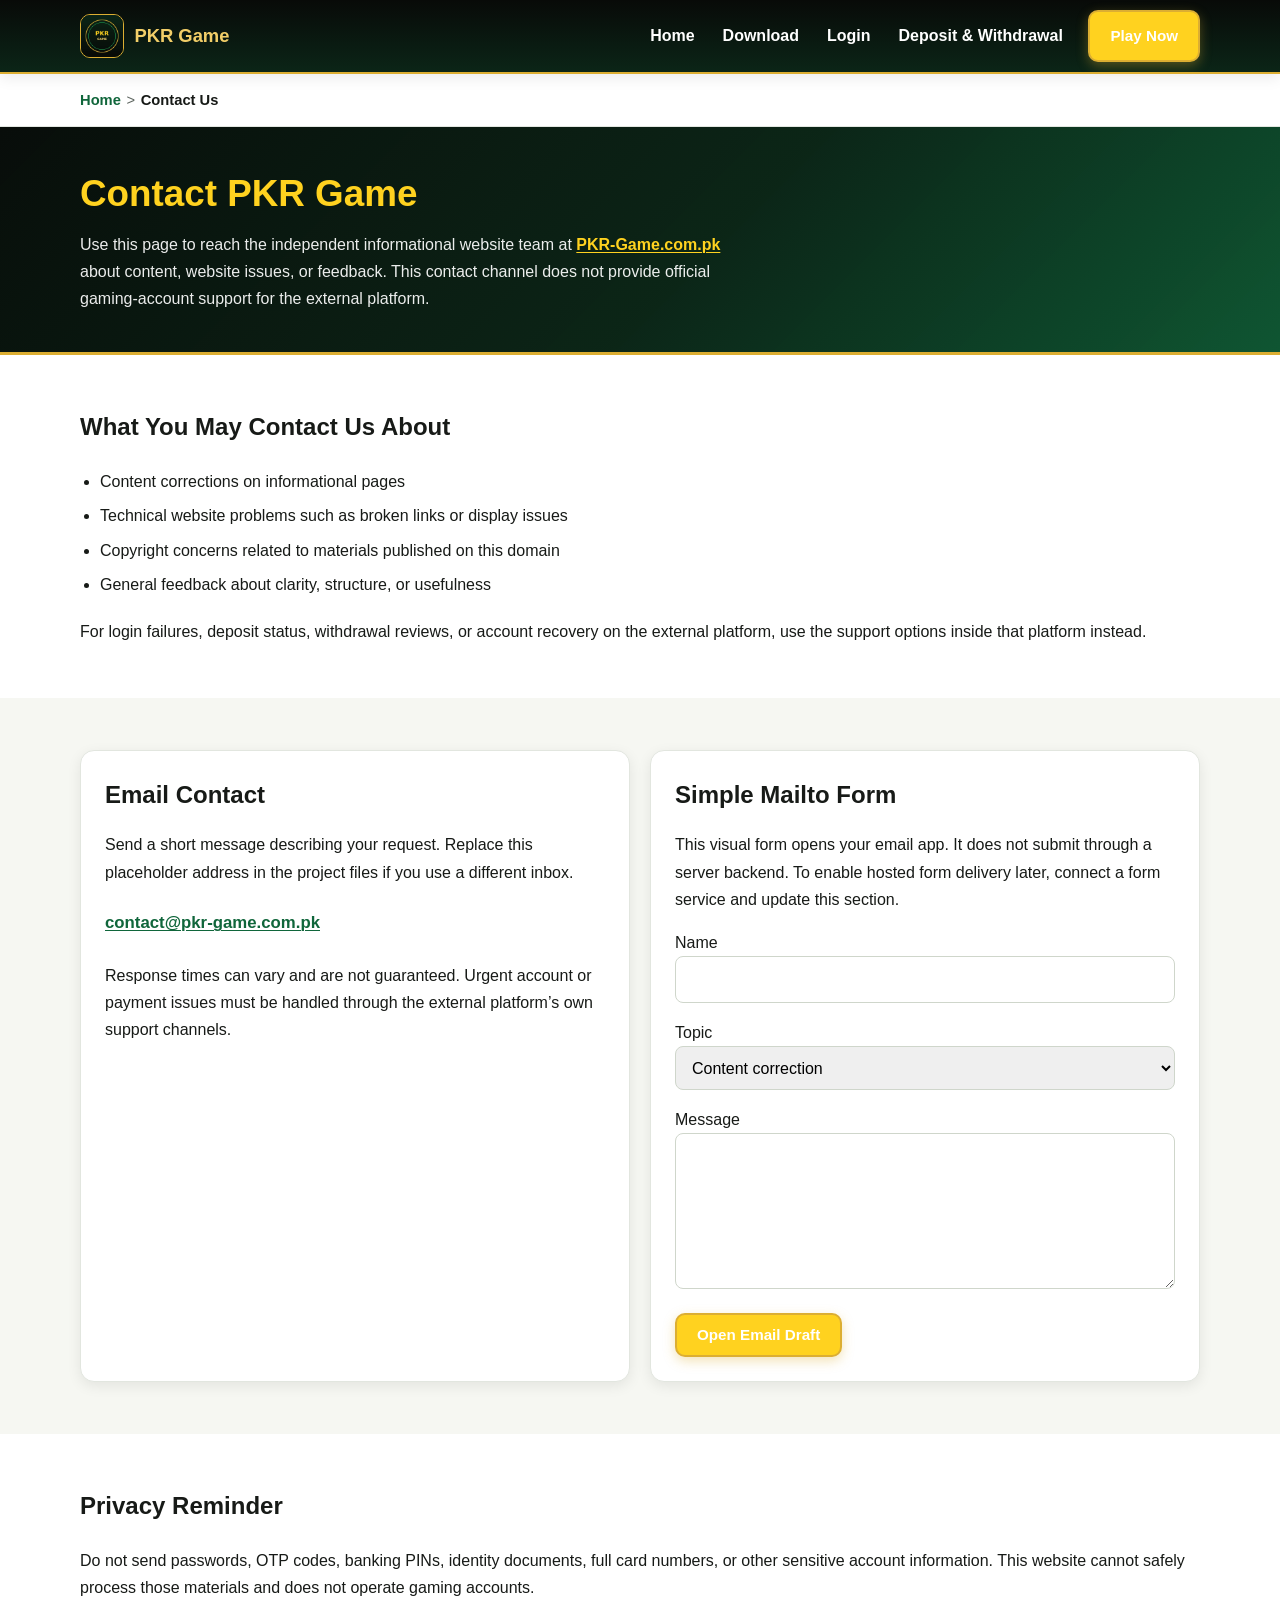
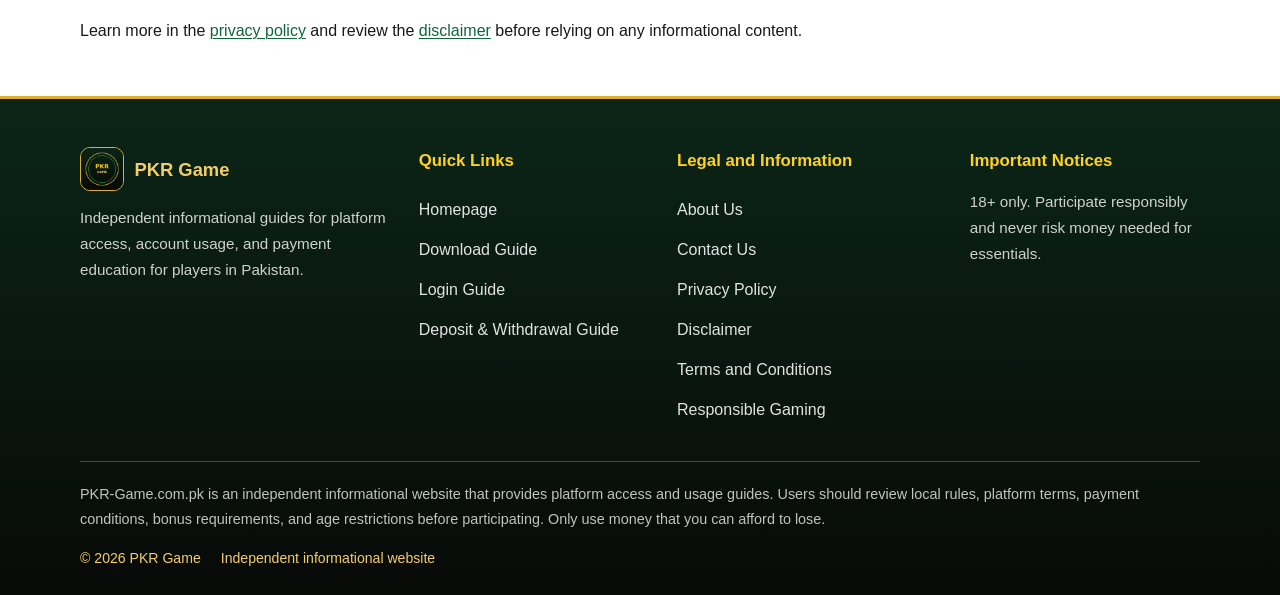
<file: contact-us/index.html>
<!DOCTYPE html>
<html lang="en" class="no-js">
<head>
  <script>document.documentElement.classList.remove("no-js");</script>
  <meta charset="UTF-8">
  <meta name="viewport" content="width=device-width, initial-scale=1.0">
  <title>Contact PKR Game – Feedback and Support Information</title>
  <meta name="description" content="Contact the PKR Game information website about content corrections, website issues, copyright concerns, general questions, or feedback.">
  <link rel="canonical" href="https://pkr-game.com.pk/contact-us/">
  <meta name="robots" content="index, follow, max-image-preview:large">
  <meta name="theme-color" content="#0b2517">
  <meta property="og:type" content="website">
  <meta property="og:title" content="Contact PKR Game – Feedback and Support Information">
  <meta property="og:description" content="Contact the PKR Game information website about content corrections, website issues, copyright concerns, general questions, or feedback.">
  <meta property="og:url" content="https://pkr-game.com.pk/contact-us/">
  <meta property="og:image" content="https://pkr-game.com.pk/assets/images/home-banner.webp">
  <meta property="og:site_name" content="PKR Game">
  <meta name="twitter:card" content="summary_large_image">
  <meta name="twitter:title" content="Contact PKR Game – Feedback and Support Information">
  <meta name="twitter:description" content="Contact the PKR Game information website about content corrections, website issues, copyright concerns, general questions, or feedback.">
  <meta name="twitter:image" content="https://pkr-game.com.pk/assets/images/home-banner.webp">
  <link rel="icon" type="image/webp" href="../assets/images/favicon.webp">
  <link rel="manifest" href="../manifest.json">
  <link rel="stylesheet" href="../style.css">
  <script type="application/ld+json">
  {
    "@context": "https://schema.org",
    "@graph": [
      {
        "@type": "ContactPage",
        "@id": "https://pkr-game.com.pk/contact-us/#webpage",
        "url": "https://pkr-game.com.pk/contact-us/",
        "name": "Contact PKR Game \u2013 Feedback and Support Information",
        "description": "Contact the PKR Game information website about content corrections, website issues, copyright concerns, general questions, or feedback.",
        "inLanguage": "en"
      },
      {
        "@type": "BreadcrumbList",
        "@id": "https://pkr-game.com.pk/contact-us/#breadcrumb",
        "itemListElement": [
          {
            "@type": "ListItem",
            "position": 1,
            "name": "Home",
            "item": "https://pkr-game.com.pk/"
          },
          {
            "@type": "ListItem",
            "position": 2,
            "name": "Contact Us",
            "item": "https://pkr-game.com.pk/contact-us/"
          }
        ]
      }
    ]
  }
  </script>
  <script src="../script.js" defer></script>
</head>
<body>
  <a class="skip-link" href="#main-content">Skip to content</a>

  <header class="site-header">
    <div class="container header-inner">
      <a class="logo-link" href="/">
        <img src="../assets/images/pkr-game-logo.webp" alt="PKR Game logo" width="44" height="44">
        <span class="logo-text">PKR Game</span>
      </a>
      <button class="nav-toggle" type="button" aria-expanded="false" aria-controls="main-nav" aria-label="Open menu">
        <span class="nav-toggle-bar"></span>
        <span class="nav-toggle-bar"></span>
        <span class="nav-toggle-bar"></span>
      </button>
      <nav class="main-nav" id="main-nav" aria-label="Primary">
        <ul class="nav-list">
          <li><a href="/">Home</a></li>
          <li><a href="/pkr-game-download/">Download</a></li>
          <li><a href="/pkr-game-login/">Login</a></li>
          <li><a href="/Deposit-and-withdrawal/">Deposit &amp; Withdrawal</a></li>
        </ul>
        <div class="header-cta">
          <a class="btn btn-primary" href="https://www.okpkr1.com/?id=616425469" target="_blank" rel="nofollow sponsored noopener noreferrer">Play Now</a>
        </div>
      </nav>
    </div>
  </header>

  <nav class="breadcrumb" aria-label="Breadcrumb">
    <div class="container">
      <ol>
        <li><a href="/">Home</a></li>
        <li><span aria-current="page">Contact Us</span></li>
      </ol>
    </div>
  </nav>

  <main id="main-content">
    <section class="hero legal-hero" aria-labelledby="contact-title">
      <div class="container">
        <h1 id="contact-title">Contact PKR Game</h1>
        <p>Use this page to reach the independent informational website team at <a href="https://pkr-game.com.pk/">PKR-Game.com.pk</a> about content, website issues, or feedback. This contact channel does not provide official gaming-account support for the external platform.</p>
      </div>
    </section>

    <section class="section section-alt">
      <div class="container prose">
        <h2>What You May Contact Us About</h2>
        <ul class="legal-list">
          <li>Content corrections on informational pages</li>
          <li>Technical website problems such as broken links or display issues</li>
          <li>Copyright concerns related to materials published on this domain</li>
          <li>General feedback about clarity, structure, or usefulness</li>
        </ul>
        <p>For login failures, deposit status, withdrawal reviews, or account recovery on the external platform, use the support options inside that platform instead.</p>
      </div>
    </section>

    <section class="section">
      <div class="container">
        <div class="split-two">
          <div class="contact-card">
            <h2>Email Contact</h2>
            <p>Send a short message describing your request. Replace this placeholder address in the project files if you use a different inbox.</p>
            <p><a class="contact-email" href="mailto:contact@pkr-game.com.pk">contact@pkr-game.com.pk</a></p>
            <p class="mb-0">Response times can vary and are not guaranteed. Urgent account or payment issues must be handled through the external platform’s own support channels.</p>
          </div>
          <div class="contact-card">
            <h2>Simple Mailto Form</h2>
            <p>This visual form opens your email app. It does not submit through a server backend. To enable hosted form delivery later, connect a form service and update this section.</p>
            <form action="mailto:contact@pkr-game.com.pk" method="post" enctype="text/plain">
              <p>
                <label for="contact-name">Name</label><br>
                <input id="contact-name" name="Name" type="text" required style="width:100%;min-height:44px;padding:0.55rem 0.75rem;border:1px solid #cfd6cb;border-radius:8px;font:inherit;">
              </p>
              <p>
                <label for="contact-topic">Topic</label><br>
                <select id="contact-topic" name="Topic" style="width:100%;min-height:44px;padding:0.55rem 0.75rem;border:1px solid #cfd6cb;border-radius:8px;font:inherit;">
                  <option>Content correction</option>
                  <option>Technical website problem</option>
                  <option>Copyright concern</option>
                  <option>General feedback</option>
                </select>
              </p>
              <p>
                <label for="contact-message">Message</label><br>
                <textarea id="contact-message" name="Message" rows="5" required style="width:100%;padding:0.55rem 0.75rem;border:1px solid #cfd6cb;border-radius:8px;font:inherit;"></textarea>
              </p>
              <button class="btn btn-primary" type="submit">Open Email Draft</button>
            </form>
          </div>
        </div>
      </div>
    </section>

    <section class="section section-alt">
      <div class="container prose">
        <h2>Privacy Reminder</h2>
        <p>Do not send passwords, OTP codes, banking PINs, identity documents, full card numbers, or other sensitive account information. This website cannot safely process those materials and does not operate gaming accounts.</p>
        <p>Learn more in the <a href="/privacy-policy/">privacy policy</a> and review the <a href="/disclaimer/">disclaimer</a> before relying on any informational content.</p>
      </div>
    </section>
  </main>

  <footer class="site-footer">
    <div class="container">
      <div class="footer-grid">
        <div class="footer-brand">
          <a class="logo-link" href="/">
            <img src="../assets/images/pkr-game-logo.webp" alt="PKR Game logo" width="44" height="44" loading="lazy">
            <span class="logo-text">PKR Game</span>
          </a>
          <p>Independent informational guides for platform access, account usage, and payment education for players in Pakistan.</p>
        </div>
        <div class="footer-col">
          <h2>Quick Links</h2>
          <ul class="footer-links">
            <li><a href="/">Homepage</a></li>
            <li><a href="/pkr-game-download/">Download Guide</a></li>
            <li><a href="/pkr-game-login/">Login Guide</a></li>
            <li><a href="/Deposit-and-withdrawal/">Deposit &amp; Withdrawal Guide</a></li>
          </ul>
        </div>
        <div class="footer-col">
          <h2>Legal and Information</h2>
          <ul class="footer-links">
            <li><a href="/about-us/">About Us</a></li>
            <li><a href="/contact-us/">Contact Us</a></li>
            <li><a href="/privacy-policy/">Privacy Policy</a></li>
            <li><a href="/disclaimer/">Disclaimer</a></li>
            <li><a href="/terms-and-conditions/">Terms and Conditions</a></li>
            <li><a href="/responsible-gaming/">Responsible Gaming</a></li>
          </ul>
        </div>
        <div class="footer-col">
          <h2>Important Notices</h2>
          <p>18+ only. Participate responsibly and never risk money needed for essentials.</p>
        </div>
      </div>
      <div class="footer-disclaimer">
        <p>PKR-Game.com.pk is an independent informational website that provides platform access and usage guides. Users should review local rules, platform terms, payment conditions, bonus requirements, and age restrictions before participating. Only use money that you can afford to lose.</p>
        <div class="footer-meta">
          <span>&copy; <span id="copyright-year">2026</span> PKR Game</span>
          <span>Independent informational website</span>
        </div>
      </div>
    </div>
  </footer>

  <button class="back-to-top" type="button" aria-label="Back to top">↑</button>
</body>
</html>
</file>
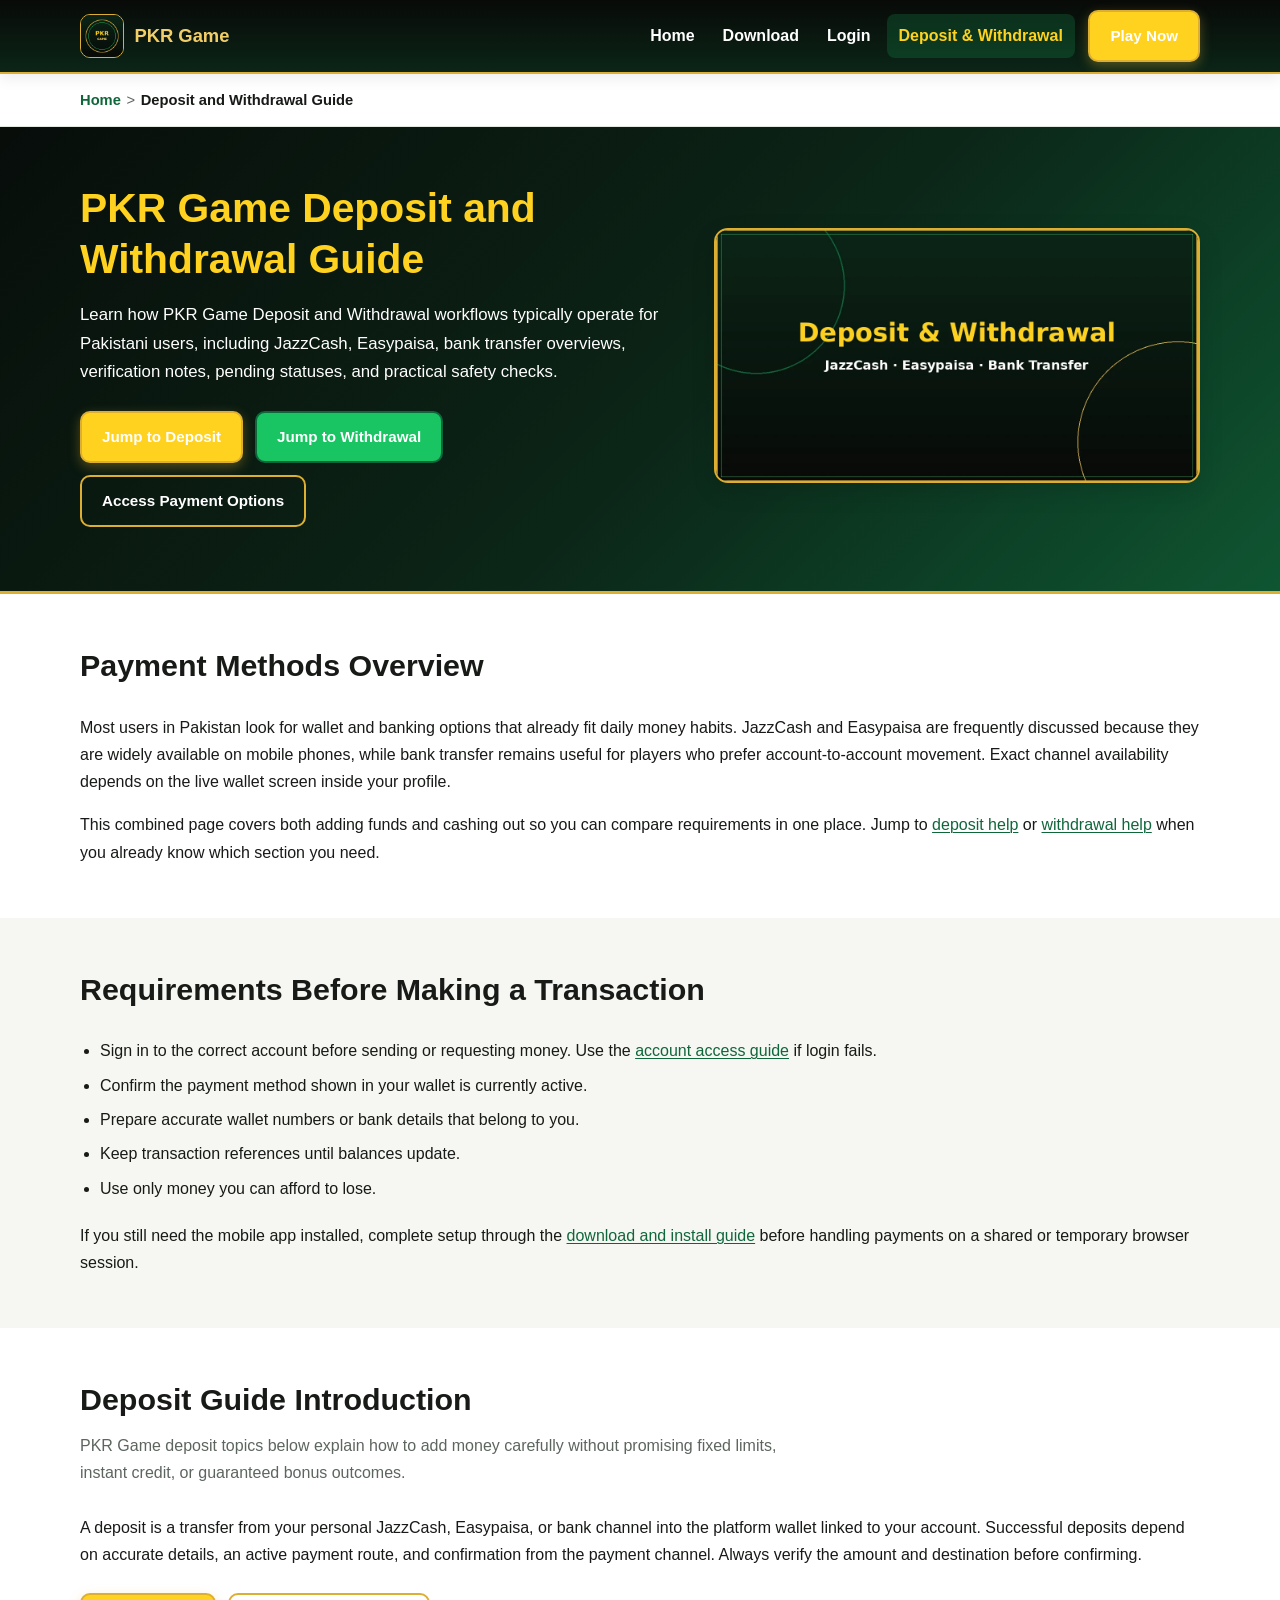
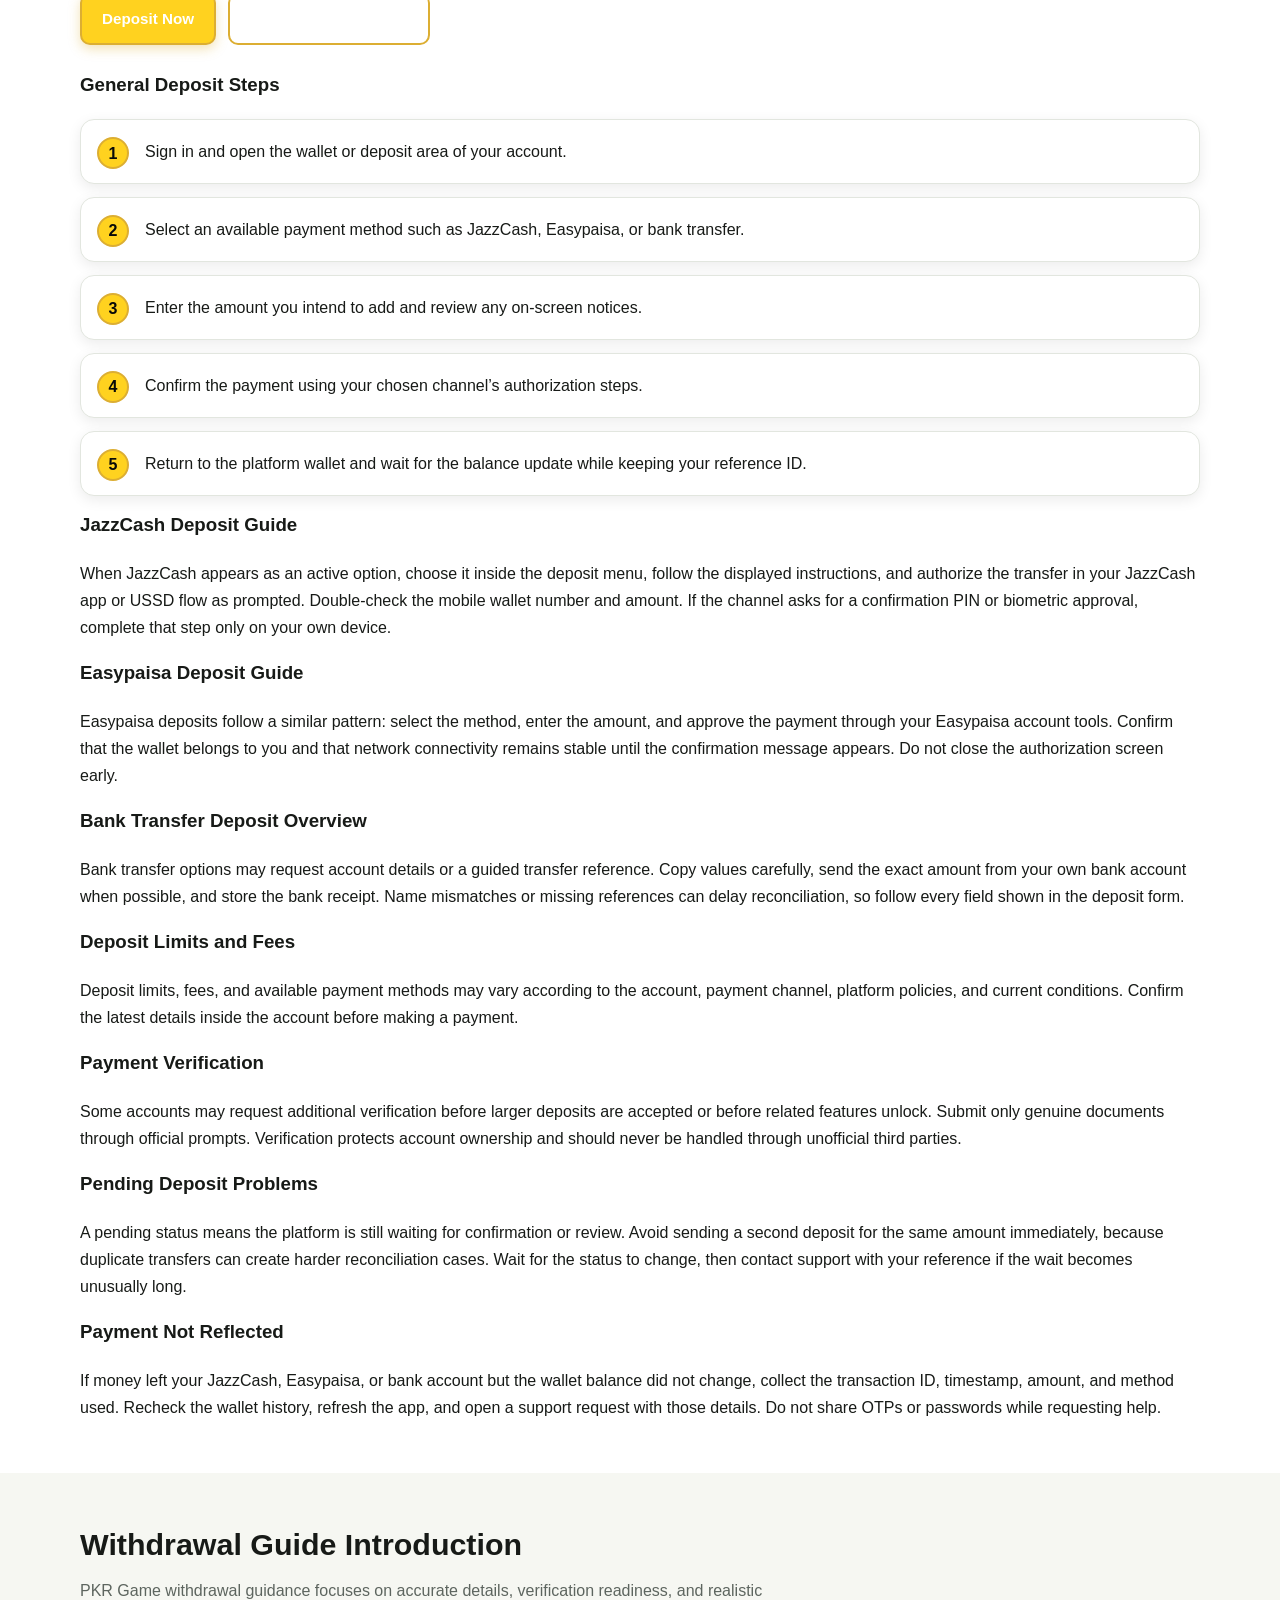
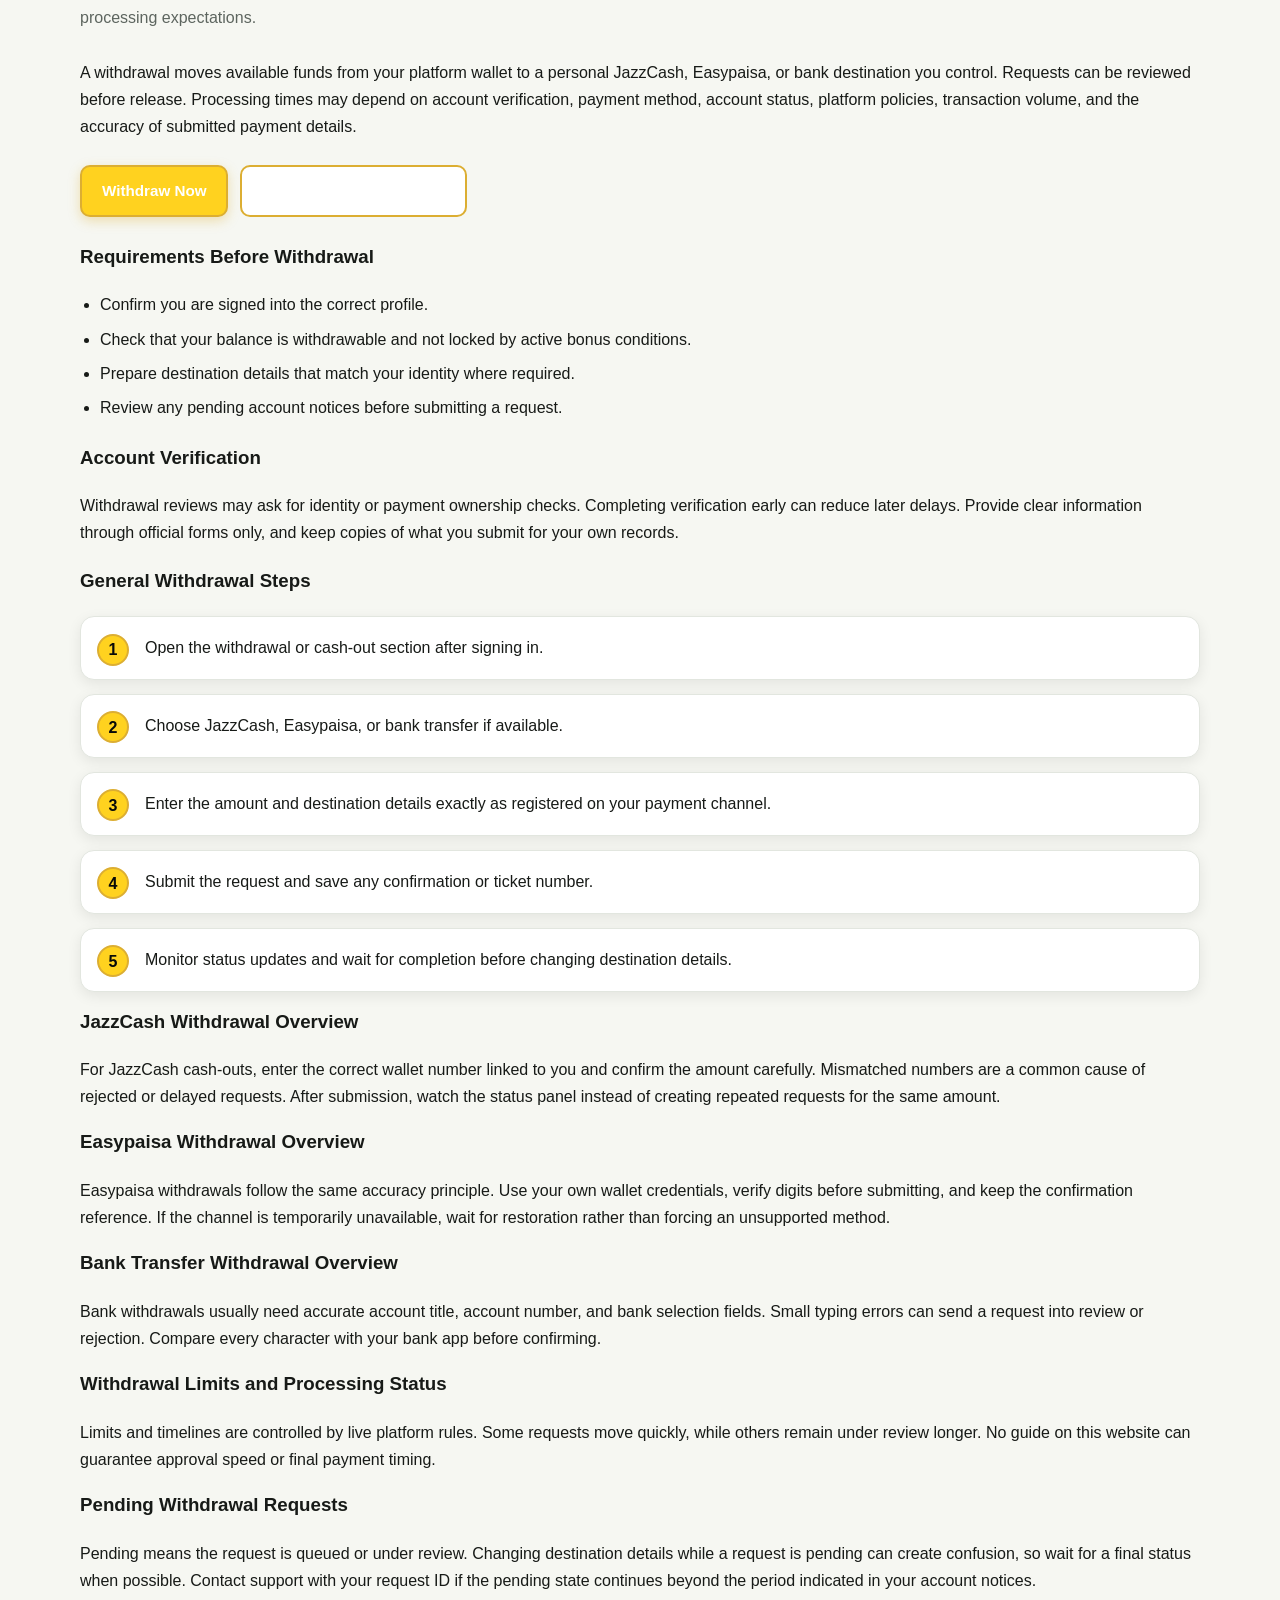
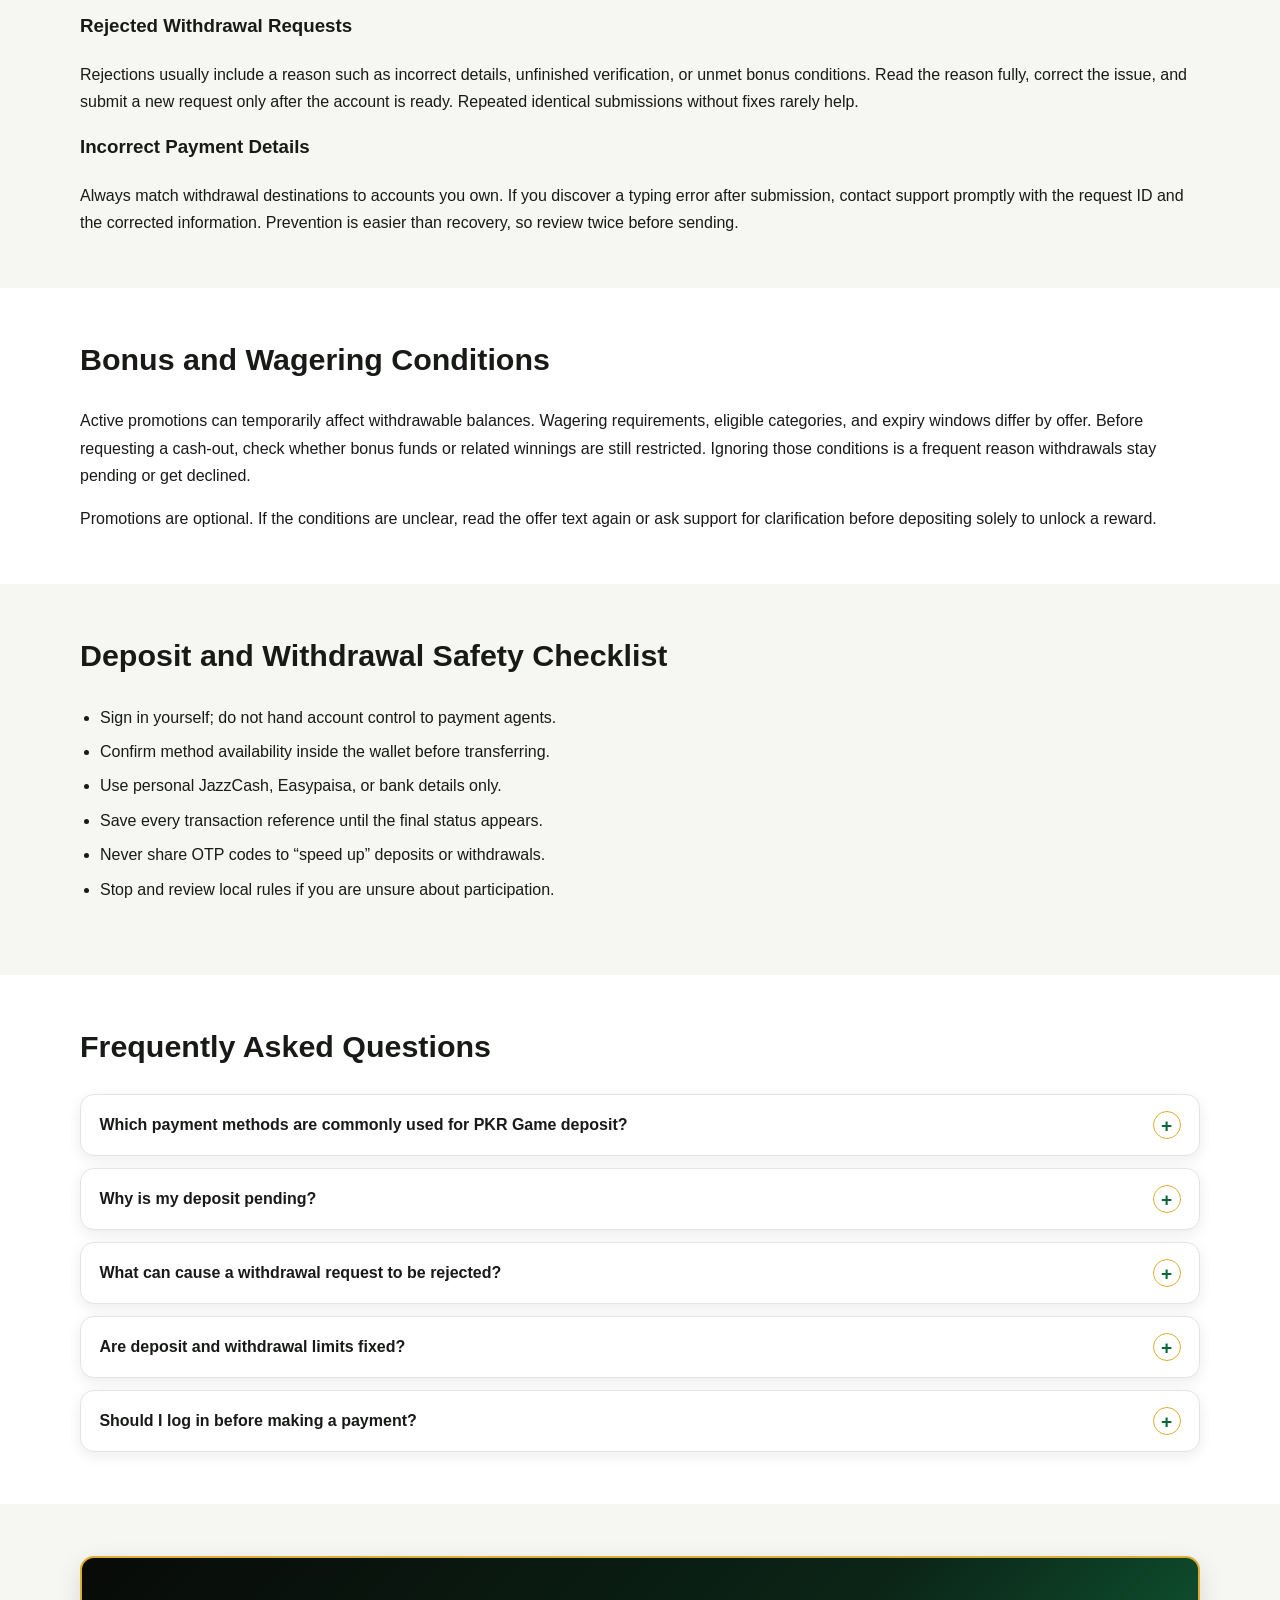
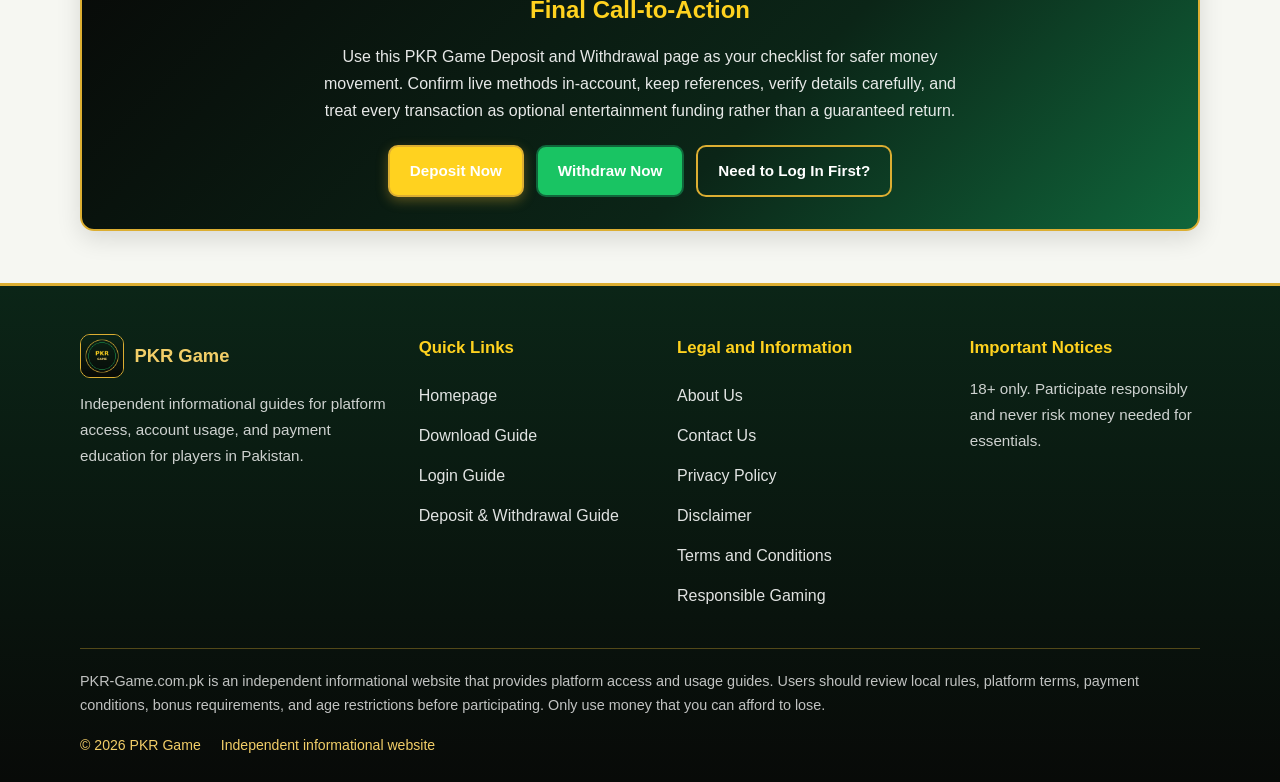
<file: Deposit-and-withdrawal/index.html>
<!DOCTYPE html>
<html lang="en" class="no-js">
<head>
  <script>document.documentElement.classList.remove("no-js");</script>
  <meta charset="UTF-8">
  <meta name="viewport" content="width=device-width, initial-scale=1.0">
  <title>PKR Game Deposit and Withdrawal Guide – Payment Methods</title>
  <meta name="description" content="Follow the PKR Game deposit and withdrawal guide covering JazzCash, Easypaisa, bank transfers, payment verification, pending transactions, limits, and safety tips.">
  <link rel="canonical" href="https://pkr-game.com.pk/Deposit-and-withdrawal/">
  <meta name="robots" content="index, follow, max-image-preview:large">
  <meta name="theme-color" content="#0b2517">
  <meta property="og:type" content="article">
  <meta property="og:title" content="PKR Game Deposit and Withdrawal Guide">
  <meta property="og:description" content="Learn about PKR Game deposit and withdrawal methods, transaction steps, verification, limits, pending requests, and payment safety.">
  <meta property="og:url" content="https://pkr-game.com.pk/Deposit-and-withdrawal/">
  <meta property="og:image" content="https://pkr-game.com.pk/assets/images/deposit-withdrawal-banner.webp">
  <meta property="og:site_name" content="PKR Game">
  <meta name="twitter:card" content="summary_large_image">
  <meta name="twitter:title" content="PKR Game Deposit and Withdrawal Guide">
  <meta name="twitter:description" content="Learn about PKR Game deposit and withdrawal methods, transaction steps, verification, limits, pending requests, and payment safety.">
  <meta name="twitter:image" content="https://pkr-game.com.pk/assets/images/deposit-withdrawal-banner.webp">
  <link rel="icon" type="image/webp" href="../assets/images/favicon.webp">
  <link rel="manifest" href="../manifest.json">
  <link rel="stylesheet" href="../style.css">
  <script type="application/ld+json">
  {
    "@context": "https://schema.org",
    "@graph": [
      {
        "@type": "WebPage",
        "@id": "https://pkr-game.com.pk/Deposit-and-withdrawal/#webpage",
        "url": "https://pkr-game.com.pk/Deposit-and-withdrawal/",
        "name": "PKR Game Deposit and Withdrawal Guide – Payment Methods",
        "description": "Follow the PKR Game deposit and withdrawal guide covering JazzCash, Easypaisa, bank transfers, payment verification, pending transactions, limits, and safety tips.",
        "inLanguage": "en"
      },
      {
        "@type": "BreadcrumbList",
        "@id": "https://pkr-game.com.pk/Deposit-and-withdrawal/#breadcrumb",
        "itemListElement": [
          {
            "@type": "ListItem",
            "position": 1,
            "name": "Home",
            "item": "https://pkr-game.com.pk/"
          },
          {
            "@type": "ListItem",
            "position": 2,
            "name": "Deposit and Withdrawal Guide",
            "item": "https://pkr-game.com.pk/Deposit-and-withdrawal/"
          }
        ]
      },
      {
        "@type": "FAQPage",
        "mainEntity": [
          {
            "@type": "Question",
            "name": "Which payment methods are commonly used for PKR Game deposit?",
            "acceptedAnswer": {
              "@type": "Answer",
              "text": "Players in Pakistan commonly review JazzCash, Easypaisa, and bank transfer options. Availability can vary by account and platform policy, so confirm the methods shown in your wallet before paying."
            }
          },
          {
            "@type": "Question",
            "name": "Why is my deposit pending?",
            "acceptedAnswer": {
              "@type": "Answer",
              "text": "Pending deposits can occur while the payment channel confirms the transfer, during peak processing periods, or when submitted details need review. Keep your transaction reference and wait for the status update before sending another payment."
            }
          },
          {
            "@type": "Question",
            "name": "What can cause a withdrawal request to be rejected?",
            "acceptedAnswer": {
              "@type": "Answer",
              "text": "Rejected withdrawals often relate to incorrect payment details, incomplete verification, insufficient withdrawable balance, or unmet bonus conditions. Correct the listed issue and submit a new request only after reviewing account notices."
            }
          },
          {
            "@type": "Question",
            "name": "Are deposit and withdrawal limits fixed?",
            "acceptedAnswer": {
              "@type": "Answer",
              "text": "No fixed limits are published on this informational page because amounts can change by account, channel, and platform rules. Check the live wallet screens for current minimums, maximums, and any fees."
            }
          },
          {
            "@type": "Question",
            "name": "Should I log in before making a payment?",
            "acceptedAnswer": {
              "@type": "Answer",
              "text": "Yes. Sign in to your own account first so deposits and withdrawals are linked to the correct profile. Use the login guide if you cannot access your account securely."
            }
          }
        ]
      }
    ]
  }
  </script>
  <script src="../script.js" defer></script>
</head>
<body>
  <a class="skip-link" href="#main-content">Skip to content</a>

  <header class="site-header">
    <div class="container header-inner">
      <a class="logo-link" href="/">
        <img src="../assets/images/pkr-game-logo.webp" alt="PKR Game logo" width="44" height="44">
        <span class="logo-text">PKR Game</span>
      </a>
      <button class="nav-toggle" type="button" aria-expanded="false" aria-controls="main-nav" aria-label="Open menu">
        <span class="nav-toggle-bar"></span>
        <span class="nav-toggle-bar"></span>
        <span class="nav-toggle-bar"></span>
      </button>
      <nav class="main-nav" id="main-nav" aria-label="Primary">
        <ul class="nav-list">
          <li><a href="/">Home</a></li>
          <li><a href="/pkr-game-download/">Download</a></li>
          <li><a href="/pkr-game-login/">Login</a></li>
          <li><a href="/Deposit-and-withdrawal/" aria-current="page">Deposit &amp; Withdrawal</a></li>
        </ul>
        <div class="header-cta">
          <a class="btn btn-primary" href="https://www.okpkr1.com/?id=616425469" target="_blank" rel="nofollow sponsored noopener noreferrer">Play Now</a>
        </div>
      </nav>
    </div>
  </header>

  <nav class="breadcrumb" aria-label="Breadcrumb">
    <div class="container">
      <ol>
        <li><a href="/">Home</a></li>
        <li><span aria-current="page">Deposit and Withdrawal Guide</span></li>
      </ol>
    </div>
  </nav>

  <main id="main-content">
    <section class="hero" aria-labelledby="tx-hero-title">
      <div class="container hero-grid">
        <div>
          <h1 id="tx-hero-title">PKR Game Deposit and Withdrawal Guide</h1>
          <p class="hero-lead">Learn how PKR Game Deposit and Withdrawal workflows typically operate for Pakistani users, including JazzCash, Easypaisa, bank transfer overviews, verification notes, pending statuses, and practical safety checks.</p>
          <div class="hero-actions">
            <a class="btn btn-primary" href="#deposit">Jump to Deposit</a>
            <a class="btn btn-secondary" href="#withdrawal">Jump to Withdrawal</a>
            <a class="btn btn-outline" href="https://www.okpkr1.com/?id=616425469" target="_blank" rel="nofollow sponsored noopener noreferrer">Access Payment Options</a>
          </div>
        </div>
        <div class="hero-media">
          <img src="../assets/images/deposit-withdrawal-banner.webp" alt="PKR Game deposit and withdrawal guide" width="1200" height="630" fetchpriority="high">
        </div>
      </div>
    </section>

    <section class="section section-alt" aria-labelledby="methods-title">
      <div class="container prose">
        <div class="section-header">
          <h2 id="methods-title">Payment Methods Overview</h2>
        </div>
        <p>Most users in Pakistan look for wallet and banking options that already fit daily money habits. JazzCash and Easypaisa are frequently discussed because they are widely available on mobile phones, while bank transfer remains useful for players who prefer account-to-account movement. Exact channel availability depends on the live wallet screen inside your profile.</p>
        <p>This combined page covers both adding funds and cashing out so you can compare requirements in one place. Jump to <a href="/Deposit-and-withdrawal/#deposit">deposit help</a> or <a href="/Deposit-and-withdrawal/#withdrawal">withdrawal help</a> when you already know which section you need.</p>
      </div>
    </section>

    <section class="section" aria-labelledby="before-tx-title">
      <div class="container prose">
        <div class="section-header">
          <h2 id="before-tx-title">Requirements Before Making a Transaction</h2>
        </div>
        <ul>
          <li>Sign in to the correct account before sending or requesting money. Use the <a href="/pkr-game-login/">account access guide</a> if login fails.</li>
          <li>Confirm the payment method shown in your wallet is currently active.</li>
          <li>Prepare accurate wallet numbers or bank details that belong to you.</li>
          <li>Keep transaction references until balances update.</li>
          <li>Use only money you can afford to lose.</li>
        </ul>
        <p>If you still need the mobile app installed, complete setup through the <a href="/pkr-game-download/">download and install guide</a> before handling payments on a shared or temporary browser session.</p>
      </div>
    </section>

    <section class="section section-alt" id="deposit" aria-labelledby="deposit-intro-title">
      <div class="container">
        <div class="section-header">
          <h2 id="deposit-intro-title">Deposit Guide Introduction</h2>
          <p>PKR Game deposit topics below explain how to add money carefully without promising fixed limits, instant credit, or guaranteed bonus outcomes.</p>
        </div>
        <div class="prose mb-2">
          <p>A deposit is a transfer from your personal JazzCash, Easypaisa, or bank channel into the platform wallet linked to your account. Successful deposits depend on accurate details, an active payment route, and confirmation from the payment channel. Always verify the amount and destination before confirming.</p>
        </div>
        <div class="cta-actions mb-2" style="justify-content:flex-start;">
          <a class="btn btn-primary" href="https://www.okpkr1.com/?id=616425469" target="_blank" rel="nofollow sponsored noopener noreferrer">Deposit Now</a>
          <a class="btn btn-outline-dark" href="https://www.okpkr1.com/?id=616425469" target="_blank" rel="nofollow sponsored noopener noreferrer">Open Deposit Section</a>
        </div>

        <h3 id="general-deposit-steps">General Deposit Steps</h3>
        <ol class="steps">
          <li>Sign in and open the wallet or deposit area of your account.</li>
          <li>Select an available payment method such as JazzCash, Easypaisa, or bank transfer.</li>
          <li>Enter the amount you intend to add and review any on-screen notices.</li>
          <li>Confirm the payment using your chosen channel’s authorization steps.</li>
          <li>Return to the platform wallet and wait for the balance update while keeping your reference ID.</li>
        </ol>

        <div class="prose">
          <h3>JazzCash Deposit Guide</h3>
          <p>When JazzCash appears as an active option, choose it inside the deposit menu, follow the displayed instructions, and authorize the transfer in your JazzCash app or USSD flow as prompted. Double-check the mobile wallet number and amount. If the channel asks for a confirmation PIN or biometric approval, complete that step only on your own device.</p>

          <h3>Easypaisa Deposit Guide</h3>
          <p>Easypaisa deposits follow a similar pattern: select the method, enter the amount, and approve the payment through your Easypaisa account tools. Confirm that the wallet belongs to you and that network connectivity remains stable until the confirmation message appears. Do not close the authorization screen early.</p>

          <h3>Bank Transfer Deposit Overview</h3>
          <p>Bank transfer options may request account details or a guided transfer reference. Copy values carefully, send the exact amount from your own bank account when possible, and store the bank receipt. Name mismatches or missing references can delay reconciliation, so follow every field shown in the deposit form.</p>

          <h3>Deposit Limits and Fees</h3>
          <p>Deposit limits, fees, and available payment methods may vary according to the account, payment channel, platform policies, and current conditions. Confirm the latest details inside the account before making a payment.</p>

          <h3>Payment Verification</h3>
          <p>Some accounts may request additional verification before larger deposits are accepted or before related features unlock. Submit only genuine documents through official prompts. Verification protects account ownership and should never be handled through unofficial third parties.</p>

          <h3>Pending Deposit Problems</h3>
          <p>A pending status means the platform is still waiting for confirmation or review. Avoid sending a second deposit for the same amount immediately, because duplicate transfers can create harder reconciliation cases. Wait for the status to change, then contact support with your reference if the wait becomes unusually long.</p>

          <h3>Payment Not Reflected</h3>
          <p>If money left your JazzCash, Easypaisa, or bank account but the wallet balance did not change, collect the transaction ID, timestamp, amount, and method used. Recheck the wallet history, refresh the app, and open a support request with those details. Do not share OTPs or passwords while requesting help.</p>
        </div>
      </div>
    </section>

    <section class="section" id="withdrawal" aria-labelledby="withdraw-intro-title">
      <div class="container">
        <div class="section-header">
          <h2 id="withdraw-intro-title">Withdrawal Guide Introduction</h2>
          <p>PKR Game withdrawal guidance focuses on accurate details, verification readiness, and realistic processing expectations.</p>
        </div>
        <div class="prose mb-2">
          <p>A withdrawal moves available funds from your platform wallet to a personal JazzCash, Easypaisa, or bank destination you control. Requests can be reviewed before release. Processing times may depend on account verification, payment method, account status, platform policies, transaction volume, and the accuracy of submitted payment details.</p>
        </div>
        <div class="cta-actions mb-2" style="justify-content:flex-start;">
          <a class="btn btn-primary" href="https://www.okpkr1.com/?id=616425469" target="_blank" rel="nofollow sponsored noopener noreferrer">Withdraw Now</a>
          <a class="btn btn-outline-dark" href="https://www.okpkr1.com/?id=616425469" target="_blank" rel="nofollow sponsored noopener noreferrer">Open Withdrawal Section</a>
        </div>

        <div class="prose">
          <h3>Requirements Before Withdrawal</h3>
          <ul>
            <li>Confirm you are signed into the correct profile.</li>
            <li>Check that your balance is withdrawable and not locked by active bonus conditions.</li>
            <li>Prepare destination details that match your identity where required.</li>
            <li>Review any pending account notices before submitting a request.</li>
          </ul>

          <h3>Account Verification</h3>
          <p>Withdrawal reviews may ask for identity or payment ownership checks. Completing verification early can reduce later delays. Provide clear information through official forms only, and keep copies of what you submit for your own records.</p>
        </div>

        <h3 id="general-withdrawal-steps">General Withdrawal Steps</h3>
        <ol class="steps">
          <li>Open the withdrawal or cash-out section after signing in.</li>
          <li>Choose JazzCash, Easypaisa, or bank transfer if available.</li>
          <li>Enter the amount and destination details exactly as registered on your payment channel.</li>
          <li>Submit the request and save any confirmation or ticket number.</li>
          <li>Monitor status updates and wait for completion before changing destination details.</li>
        </ol>

        <div class="prose">
          <h3>JazzCash Withdrawal Overview</h3>
          <p>For JazzCash cash-outs, enter the correct wallet number linked to you and confirm the amount carefully. Mismatched numbers are a common cause of rejected or delayed requests. After submission, watch the status panel instead of creating repeated requests for the same amount.</p>

          <h3>Easypaisa Withdrawal Overview</h3>
          <p>Easypaisa withdrawals follow the same accuracy principle. Use your own wallet credentials, verify digits before submitting, and keep the confirmation reference. If the channel is temporarily unavailable, wait for restoration rather than forcing an unsupported method.</p>

          <h3>Bank Transfer Withdrawal Overview</h3>
          <p>Bank withdrawals usually need accurate account title, account number, and bank selection fields. Small typing errors can send a request into review or rejection. Compare every character with your bank app before confirming.</p>

          <h3>Withdrawal Limits and Processing Status</h3>
          <p>Limits and timelines are controlled by live platform rules. Some requests move quickly, while others remain under review longer. No guide on this website can guarantee approval speed or final payment timing.</p>

          <h3>Pending Withdrawal Requests</h3>
          <p>Pending means the request is queued or under review. Changing destination details while a request is pending can create confusion, so wait for a final status when possible. Contact support with your request ID if the pending state continues beyond the period indicated in your account notices.</p>

          <h3>Rejected Withdrawal Requests</h3>
          <p>Rejections usually include a reason such as incorrect details, unfinished verification, or unmet bonus conditions. Read the reason fully, correct the issue, and submit a new request only after the account is ready. Repeated identical submissions without fixes rarely help.</p>

          <h3>Incorrect Payment Details</h3>
          <p>Always match withdrawal destinations to accounts you own. If you discover a typing error after submission, contact support promptly with the request ID and the corrected information. Prevention is easier than recovery, so review twice before sending.</p>
        </div>
      </div>
    </section>

    <section class="section section-alt" aria-labelledby="bonus-conditions-title">
      <div class="container prose">
        <div class="section-header">
          <h2 id="bonus-conditions-title">Bonus and Wagering Conditions</h2>
        </div>
        <p>Active promotions can temporarily affect withdrawable balances. Wagering requirements, eligible categories, and expiry windows differ by offer. Before requesting a cash-out, check whether bonus funds or related winnings are still restricted. Ignoring those conditions is a frequent reason withdrawals stay pending or get declined.</p>
        <p>Promotions are optional. If the conditions are unclear, read the offer text again or ask support for clarification before depositing solely to unlock a reward.</p>
      </div>
    </section>

    <section class="section" aria-labelledby="safety-checklist-title">
      <div class="container prose">
        <div class="section-header">
          <h2 id="safety-checklist-title">Deposit and Withdrawal Safety Checklist</h2>
        </div>
        <ul>
          <li>Sign in yourself; do not hand account control to payment agents.</li>
          <li>Confirm method availability inside the wallet before transferring.</li>
          <li>Use personal JazzCash, Easypaisa, or bank details only.</li>
          <li>Save every transaction reference until the final status appears.</li>
          <li>Never share OTP codes to “speed up” deposits or withdrawals.</li>
          <li>Stop and review local rules if you are unsure about participation.</li>
        </ul>
      </div>
    </section>

    <section class="section section-alt" aria-labelledby="faq-title">
      <div class="container">
        <div class="section-header">
          <h2 id="faq-title">Frequently Asked Questions</h2>
        </div>
        <div class="faq-list">
          <div class="faq-item">
            <button class="faq-question" type="button" aria-expanded="false" aria-controls="faq-pay-1" id="faq-pay-q1">Which payment methods are commonly used for PKR Game deposit?</button>
            <div class="faq-answer" id="faq-pay-1" role="region" aria-labelledby="faq-pay-q1">
              <p>Players in Pakistan commonly review JazzCash, Easypaisa, and bank transfer options. Availability can vary by account and platform policy, so confirm the methods shown in your wallet before paying.</p>
            </div>
          </div>
          <div class="faq-item">
            <button class="faq-question" type="button" aria-expanded="false" aria-controls="faq-pay-2" id="faq-pay-q2">Why is my deposit pending?</button>
            <div class="faq-answer" id="faq-pay-2" role="region" aria-labelledby="faq-pay-q2">
              <p>Pending deposits can occur while the payment channel confirms the transfer, during peak processing periods, or when submitted details need review. Keep your transaction reference and wait for the status update before sending another payment.</p>
            </div>
          </div>
          <div class="faq-item">
            <button class="faq-question" type="button" aria-expanded="false" aria-controls="faq-pay-3" id="faq-pay-q3">What can cause a withdrawal request to be rejected?</button>
            <div class="faq-answer" id="faq-pay-3" role="region" aria-labelledby="faq-pay-q3">
              <p>Rejected withdrawals often relate to incorrect payment details, incomplete verification, insufficient withdrawable balance, or unmet bonus conditions. Correct the listed issue and submit a new request only after reviewing account notices.</p>
            </div>
          </div>
          <div class="faq-item">
            <button class="faq-question" type="button" aria-expanded="false" aria-controls="faq-pay-4" id="faq-pay-q4">Are deposit and withdrawal limits fixed?</button>
            <div class="faq-answer" id="faq-pay-4" role="region" aria-labelledby="faq-pay-q4">
              <p>No fixed limits are published on this informational page because amounts can change by account, channel, and platform rules. Check the live wallet screens for current minimums, maximums, and any fees.</p>
            </div>
          </div>
          <div class="faq-item">
            <button class="faq-question" type="button" aria-expanded="false" aria-controls="faq-pay-5" id="faq-pay-q5">Should I log in before making a payment?</button>
            <div class="faq-answer" id="faq-pay-5" role="region" aria-labelledby="faq-pay-q5">
              <p>Yes. Sign in to your own account first so deposits and withdrawals are linked to the correct profile. Use the login guide if you cannot access your account securely.</p>
            </div>
          </div>
        </div>
      </div>
    </section>

    <section class="section" aria-labelledby="final-cta-title">
      <div class="container">
        <div class="cta-band">
          <h2 id="final-cta-title">Final Call-to-Action</h2>
          <p>Use this PKR Game Deposit and Withdrawal page as your checklist for safer money movement. Confirm live methods in-account, keep references, verify details carefully, and treat every transaction as optional entertainment funding rather than a guaranteed return.</p>
          <div class="cta-actions">
            <a class="btn btn-primary" href="https://www.okpkr1.com/?id=616425469" target="_blank" rel="nofollow sponsored noopener noreferrer">Deposit Now</a>
            <a class="btn btn-secondary" href="https://www.okpkr1.com/?id=616425469" target="_blank" rel="nofollow sponsored noopener noreferrer">Withdraw Now</a>
            <a class="btn btn-outline" href="/pkr-game-login/">Need to Log In First?</a>
          </div>
        </div>
      </div>
    </section>
  </main>

  <footer class="site-footer">
    <div class="container">
      <div class="footer-grid">
        <div class="footer-brand">
          <a class="logo-link" href="/">
            <img src="../assets/images/pkr-game-logo.webp" alt="PKR Game logo" width="44" height="44" loading="lazy">
            <span class="logo-text">PKR Game</span>
          </a>
          <p>Independent informational guides for platform access, account usage, and payment education for players in Pakistan.</p>
        </div>
        <div class="footer-col">
          <h2>Quick Links</h2>
          <ul class="footer-links">
            <li><a href="/">Homepage</a></li>
            <li><a href="/pkr-game-download/">Download Guide</a></li>
            <li><a href="/pkr-game-login/">Login Guide</a></li>
            <li><a href="/Deposit-and-withdrawal/">Deposit &amp; Withdrawal Guide</a></li>
          </ul>
        </div>
                <div class="footer-col">
          <h2>Legal and Information</h2>
          <ul class="footer-links">
            <li><a href="/about-us/">About Us</a></li>
            <li><a href="/contact-us/">Contact Us</a></li>
            <li><a href="/privacy-policy/">Privacy Policy</a></li>
            <li><a href="/disclaimer/">Disclaimer</a></li>
            <li><a href="/terms-and-conditions/">Terms and Conditions</a></li>
            <li><a href="/responsible-gaming/">Responsible Gaming</a></li>
          </ul>
        </div>
<div class="footer-col">
          <h2>Important Notices</h2>
          <p>18+ only. Participate responsibly and never risk money needed for essentials.</p>
        </div>
      </div>
      <div class="footer-disclaimer">
        <p>PKR-Game.com.pk is an independent informational website that provides platform access and usage guides. Users should review local rules, platform terms, payment conditions, bonus requirements, and age restrictions before participating. Only use money that you can afford to lose.</p>
        <div class="footer-meta">
          <span>&copy; <span id="copyright-year">2026</span> PKR Game</span>
          <span>Independent informational website</span>
        </div>
      </div>
    </div>
  </footer>

  <button class="back-to-top" type="button" aria-label="Back to top">↑</button>
</body>
</html>
</file>
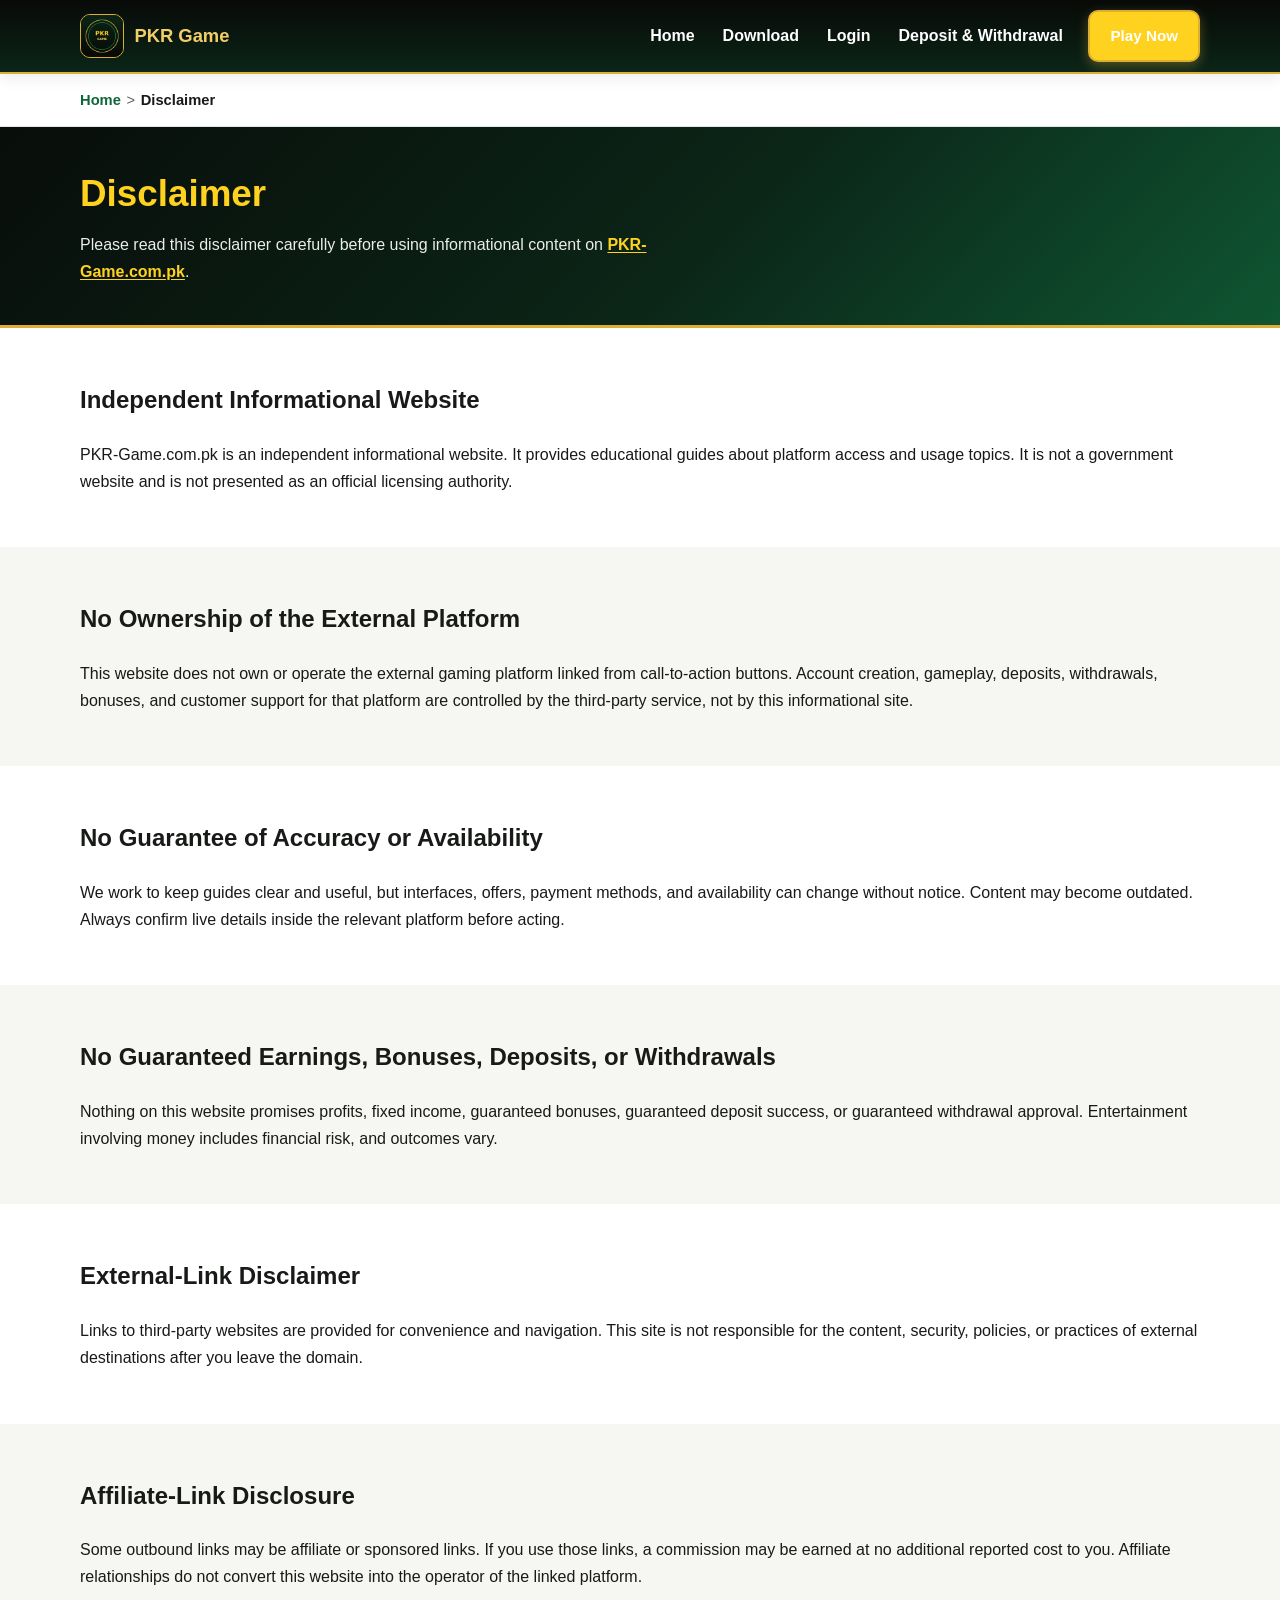
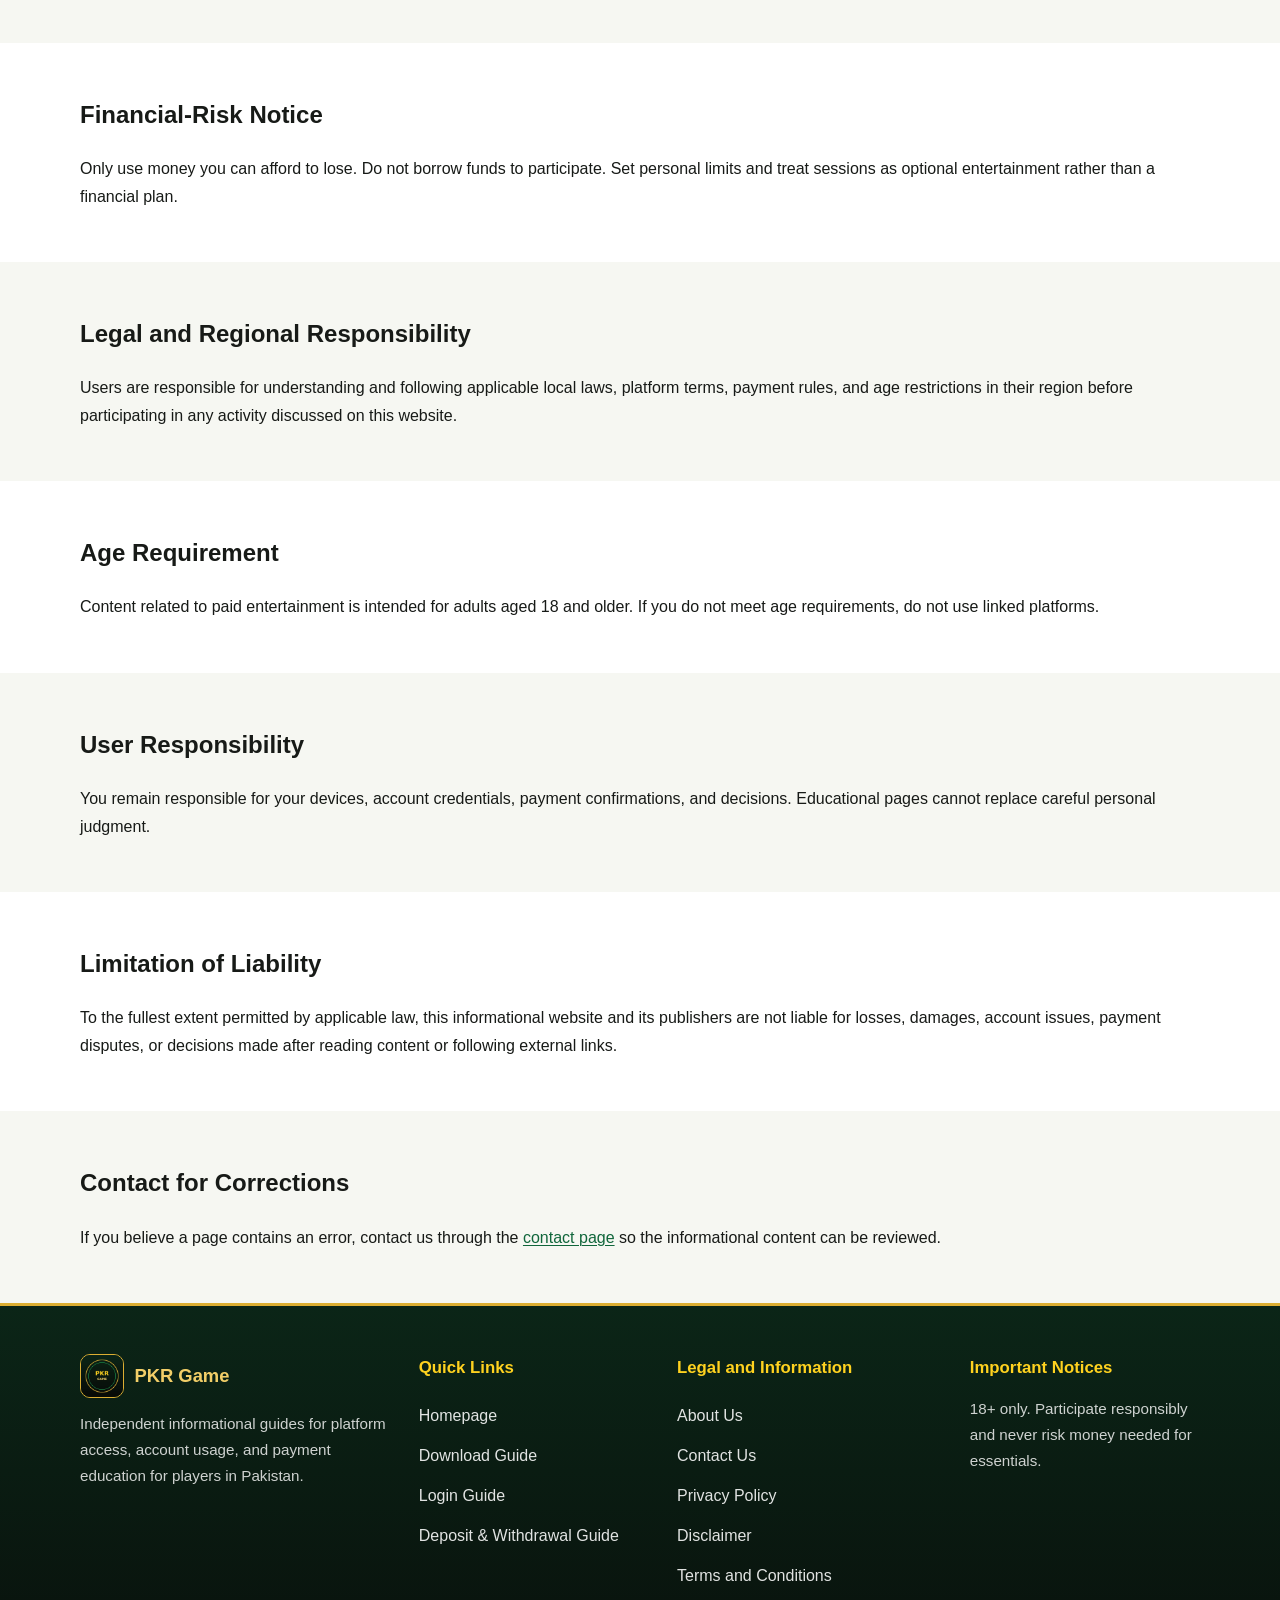
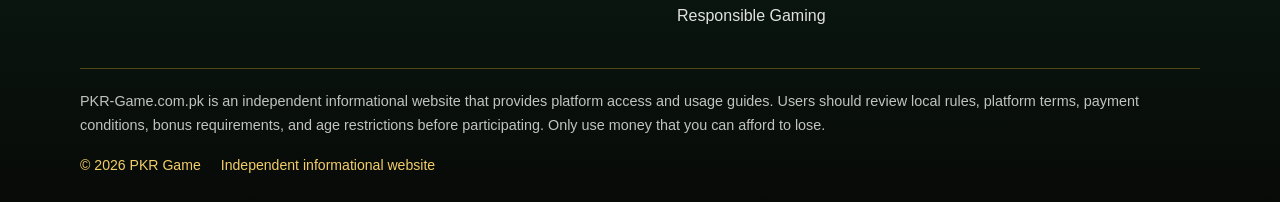
<file: disclaimer/index.html>
<!DOCTYPE html>
<html lang="en" class="no-js">
<head>
  <script>document.documentElement.classList.remove("no-js");</script>
  <meta charset="UTF-8">
  <meta name="viewport" content="width=device-width, initial-scale=1.0">
  <title>Disclaimer – PKR Game</title>
  <meta name="description" content="Read the PKR Game disclaimer covering independent website status, external links, affiliate disclosure, financial risk, accuracy, and user responsibility.">
  <link rel="canonical" href="https://pkr-game.com.pk/disclaimer/">
  <meta name="robots" content="noindex, follow">
  <meta name="theme-color" content="#0b2517">
  <meta property="og:type" content="website">
  <meta property="og:title" content="Disclaimer – PKR Game">
  <meta property="og:description" content="Read the PKR Game disclaimer covering independent website status, external links, affiliate disclosure, financial risk, accuracy, and user responsibility.">
  <meta property="og:url" content="https://pkr-game.com.pk/disclaimer/">
  <meta property="og:image" content="https://pkr-game.com.pk/assets/images/home-banner.webp">
  <meta property="og:site_name" content="PKR Game">
  <meta name="twitter:card" content="summary_large_image">
  <meta name="twitter:title" content="Disclaimer – PKR Game">
  <meta name="twitter:description" content="Read the PKR Game disclaimer covering independent website status, external links, affiliate disclosure, financial risk, accuracy, and user responsibility.">
  <meta name="twitter:image" content="https://pkr-game.com.pk/assets/images/home-banner.webp">
  <link rel="icon" type="image/webp" href="../assets/images/favicon.webp">
  <link rel="manifest" href="../manifest.json">
  <link rel="stylesheet" href="../style.css">
  <script type="application/ld+json">
  {
    "@context": "https://schema.org",
    "@graph": [
      {
        "@type": "WebPage",
        "@id": "https://pkr-game.com.pk/disclaimer/#webpage",
        "url": "https://pkr-game.com.pk/disclaimer/",
        "name": "Disclaimer \u2013 PKR Game",
        "description": "Read the PKR Game disclaimer covering independent website status, external links, affiliate disclosure, financial risk, accuracy, and user responsibility.",
        "inLanguage": "en"
      },
      {
        "@type": "BreadcrumbList",
        "@id": "https://pkr-game.com.pk/disclaimer/#breadcrumb",
        "itemListElement": [
          {
            "@type": "ListItem",
            "position": 1,
            "name": "Home",
            "item": "https://pkr-game.com.pk/"
          },
          {
            "@type": "ListItem",
            "position": 2,
            "name": "Disclaimer",
            "item": "https://pkr-game.com.pk/disclaimer/"
          }
        ]
      }
    ]
  }
  </script>
  <script src="../script.js" defer></script>
</head>
<body>
  <a class="skip-link" href="#main-content">Skip to content</a>

  <header class="site-header">
    <div class="container header-inner">
      <a class="logo-link" href="/">
        <img src="../assets/images/pkr-game-logo.webp" alt="PKR Game logo" width="44" height="44">
        <span class="logo-text">PKR Game</span>
      </a>
      <button class="nav-toggle" type="button" aria-expanded="false" aria-controls="main-nav" aria-label="Open menu">
        <span class="nav-toggle-bar"></span>
        <span class="nav-toggle-bar"></span>
        <span class="nav-toggle-bar"></span>
      </button>
      <nav class="main-nav" id="main-nav" aria-label="Primary">
        <ul class="nav-list">
          <li><a href="/">Home</a></li>
          <li><a href="/pkr-game-download/">Download</a></li>
          <li><a href="/pkr-game-login/">Login</a></li>
          <li><a href="/Deposit-and-withdrawal/">Deposit &amp; Withdrawal</a></li>
        </ul>
        <div class="header-cta">
          <a class="btn btn-primary" href="https://www.okpkr1.com/?id=616425469" target="_blank" rel="nofollow sponsored noopener noreferrer">Play Now</a>
        </div>
      </nav>
    </div>
  </header>

  <nav class="breadcrumb" aria-label="Breadcrumb">
    <div class="container">
      <ol>
        <li><a href="/">Home</a></li>
        <li><span aria-current="page">Disclaimer</span></li>
      </ol>
    </div>
  </nav>

  <main id="main-content">
    <section class="hero legal-hero" aria-labelledby="disclaimer-title">
      <div class="container">
        <h1 id="disclaimer-title">Disclaimer</h1>
        <p>Please read this disclaimer carefully before using informational content on <a href="https://pkr-game.com.pk/">PKR-Game.com.pk</a>.</p>
      </div>
    </section>

    <section class="section section-alt">
      <div class="container prose">
        <h2>Independent Informational Website</h2>
        <p>PKR-Game.com.pk is an independent informational website. It provides educational guides about platform access and usage topics. It is not a government website and is not presented as an official licensing authority.</p>
      </div>
    </section>

    <section class="section">
      <div class="container prose">
        <h2>No Ownership of the External Platform</h2>
        <p>This website does not own or operate the external gaming platform linked from call-to-action buttons. Account creation, gameplay, deposits, withdrawals, bonuses, and customer support for that platform are controlled by the third-party service, not by this informational site.</p>
      </div>
    </section>

    <section class="section section-alt">
      <div class="container prose">
        <h2>No Guarantee of Accuracy or Availability</h2>
        <p>We work to keep guides clear and useful, but interfaces, offers, payment methods, and availability can change without notice. Content may become outdated. Always confirm live details inside the relevant platform before acting.</p>
      </div>
    </section>

    <section class="section">
      <div class="container prose">
        <h2>No Guaranteed Earnings, Bonuses, Deposits, or Withdrawals</h2>
        <p>Nothing on this website promises profits, fixed income, guaranteed bonuses, guaranteed deposit success, or guaranteed withdrawal approval. Entertainment involving money includes financial risk, and outcomes vary.</p>
      </div>
    </section>

    <section class="section section-alt">
      <div class="container prose">
        <h2>External-Link Disclaimer</h2>
        <p>Links to third-party websites are provided for convenience and navigation. This site is not responsible for the content, security, policies, or practices of external destinations after you leave the domain.</p>
      </div>
    </section>

    <section class="section">
      <div class="container prose">
        <h2>Affiliate-Link Disclosure</h2>
        <p>Some outbound links may be affiliate or sponsored links. If you use those links, a commission may be earned at no additional reported cost to you. Affiliate relationships do not convert this website into the operator of the linked platform.</p>
      </div>
    </section>

    <section class="section section-alt">
      <div class="container prose">
        <h2>Financial-Risk Notice</h2>
        <p>Only use money you can afford to lose. Do not borrow funds to participate. Set personal limits and treat sessions as optional entertainment rather than a financial plan.</p>
      </div>
    </section>

    <section class="section">
      <div class="container prose">
        <h2>Legal and Regional Responsibility</h2>
        <p>Users are responsible for understanding and following applicable local laws, platform terms, payment rules, and age restrictions in their region before participating in any activity discussed on this website.</p>
      </div>
    </section>

    <section class="section section-alt">
      <div class="container prose">
        <h2>Age Requirement</h2>
        <p>Content related to paid entertainment is intended for adults aged 18 and older. If you do not meet age requirements, do not use linked platforms.</p>
      </div>
    </section>

    <section class="section">
      <div class="container prose">
        <h2>User Responsibility</h2>
        <p>You remain responsible for your devices, account credentials, payment confirmations, and decisions. Educational pages cannot replace careful personal judgment.</p>
      </div>
    </section>

    <section class="section section-alt">
      <div class="container prose">
        <h2>Limitation of Liability</h2>
        <p>To the fullest extent permitted by applicable law, this informational website and its publishers are not liable for losses, damages, account issues, payment disputes, or decisions made after reading content or following external links.</p>
      </div>
    </section>

    <section class="section">
      <div class="container prose">
        <h2>Contact for Corrections</h2>
        <p>If you believe a page contains an error, contact us through the <a href="/contact-us/">contact page</a> so the informational content can be reviewed.</p>
      </div>
    </section>
  </main>

  <footer class="site-footer">
    <div class="container">
      <div class="footer-grid">
        <div class="footer-brand">
          <a class="logo-link" href="/">
            <img src="../assets/images/pkr-game-logo.webp" alt="PKR Game logo" width="44" height="44" loading="lazy">
            <span class="logo-text">PKR Game</span>
          </a>
          <p>Independent informational guides for platform access, account usage, and payment education for players in Pakistan.</p>
        </div>
        <div class="footer-col">
          <h2>Quick Links</h2>
          <ul class="footer-links">
            <li><a href="/">Homepage</a></li>
            <li><a href="/pkr-game-download/">Download Guide</a></li>
            <li><a href="/pkr-game-login/">Login Guide</a></li>
            <li><a href="/Deposit-and-withdrawal/">Deposit &amp; Withdrawal Guide</a></li>
          </ul>
        </div>
        <div class="footer-col">
          <h2>Legal and Information</h2>
          <ul class="footer-links">
            <li><a href="/about-us/">About Us</a></li>
            <li><a href="/contact-us/">Contact Us</a></li>
            <li><a href="/privacy-policy/">Privacy Policy</a></li>
            <li><a href="/disclaimer/">Disclaimer</a></li>
            <li><a href="/terms-and-conditions/">Terms and Conditions</a></li>
            <li><a href="/responsible-gaming/">Responsible Gaming</a></li>
          </ul>
        </div>
        <div class="footer-col">
          <h2>Important Notices</h2>
          <p>18+ only. Participate responsibly and never risk money needed for essentials.</p>
        </div>
      </div>
      <div class="footer-disclaimer">
        <p>PKR-Game.com.pk is an independent informational website that provides platform access and usage guides. Users should review local rules, platform terms, payment conditions, bonus requirements, and age restrictions before participating. Only use money that you can afford to lose.</p>
        <div class="footer-meta">
          <span>&copy; <span id="copyright-year">2026</span> PKR Game</span>
          <span>Independent informational website</span>
        </div>
      </div>
    </div>
  </footer>

  <button class="back-to-top" type="button" aria-label="Back to top">↑</button>
</body>
</html>
</file>
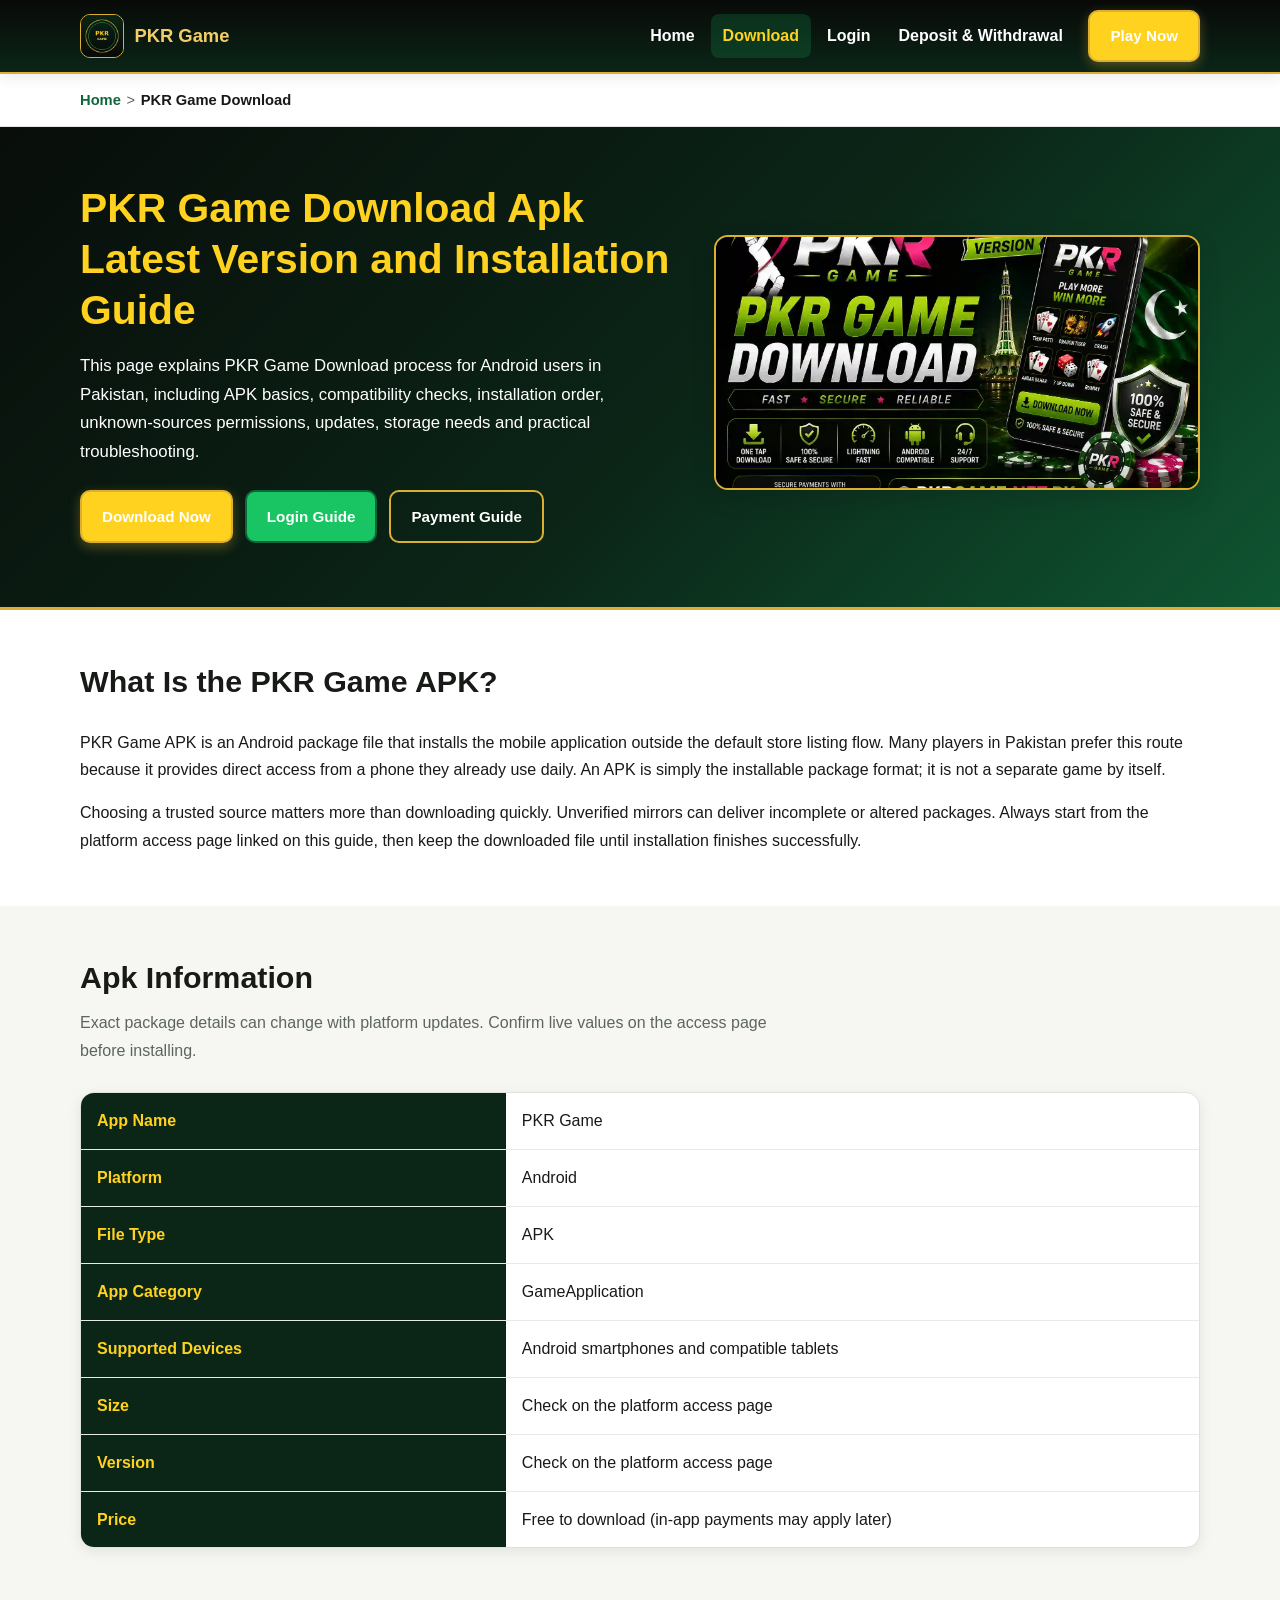
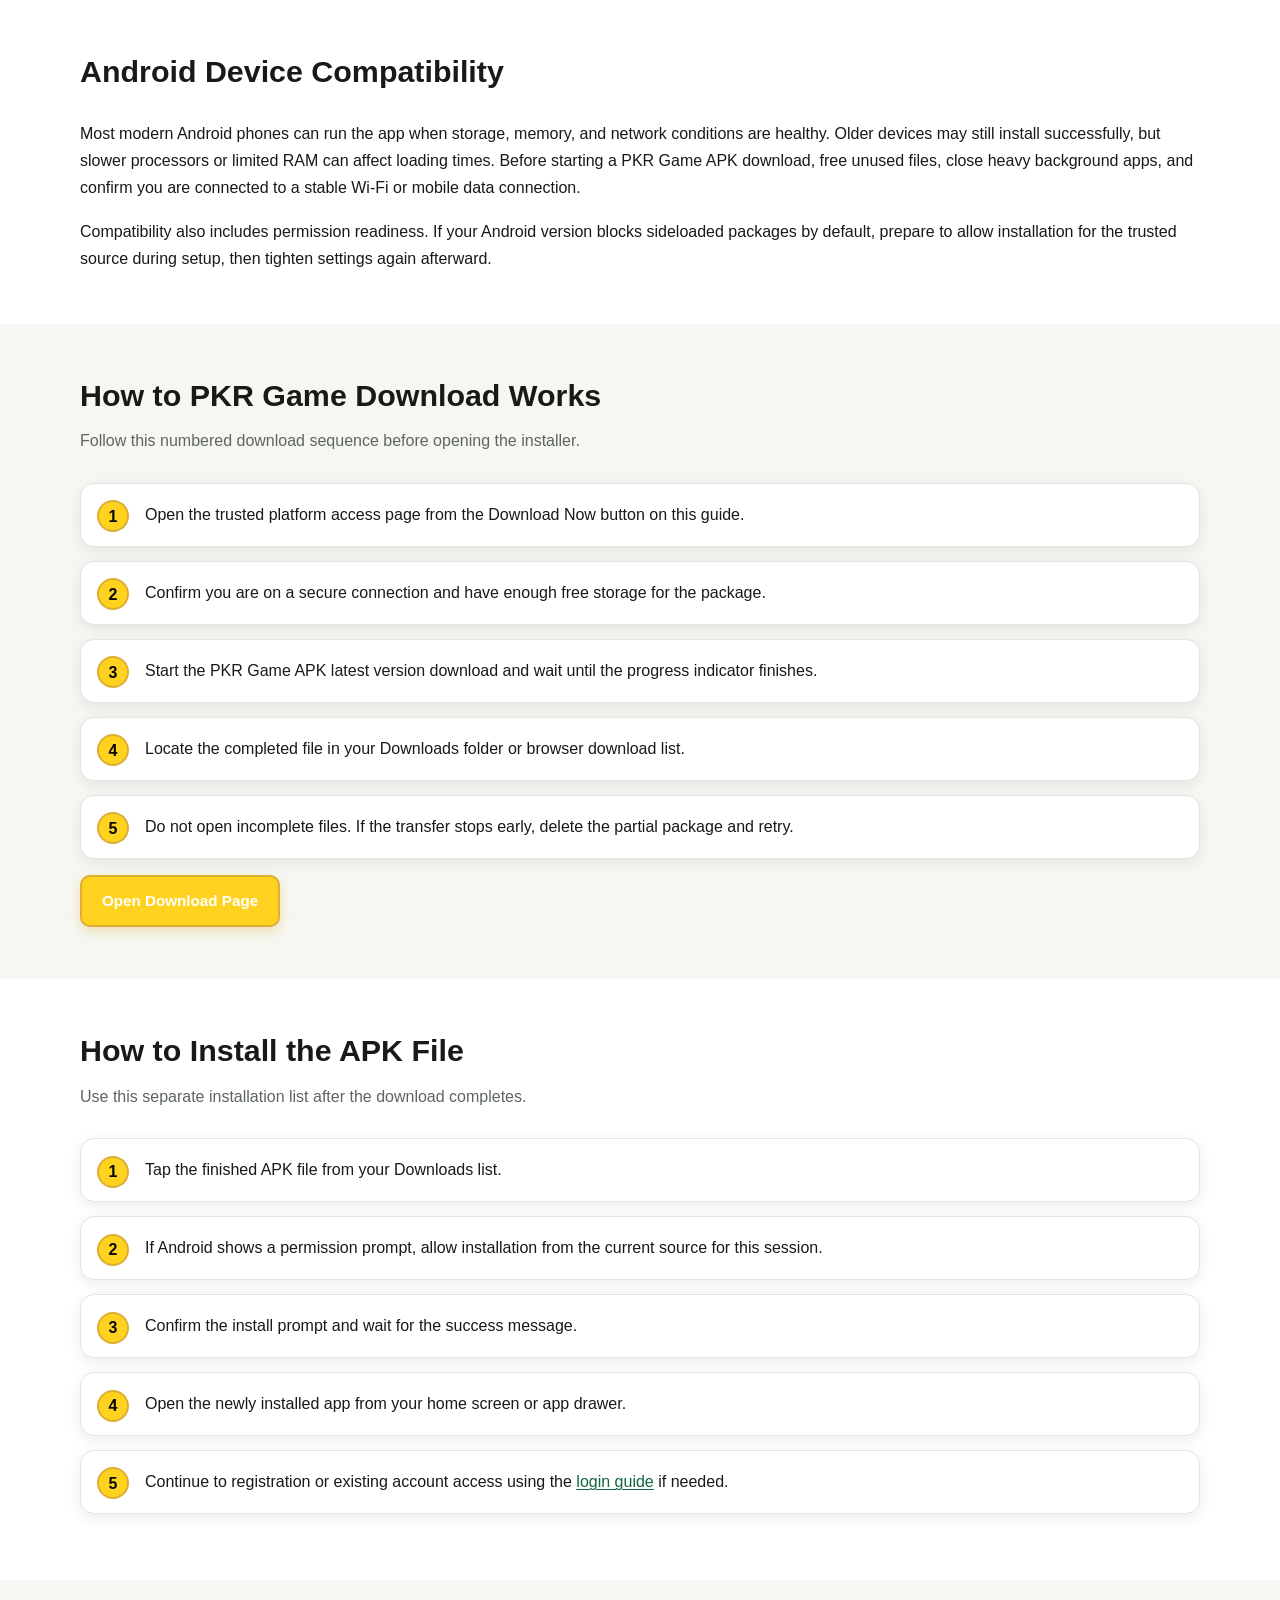
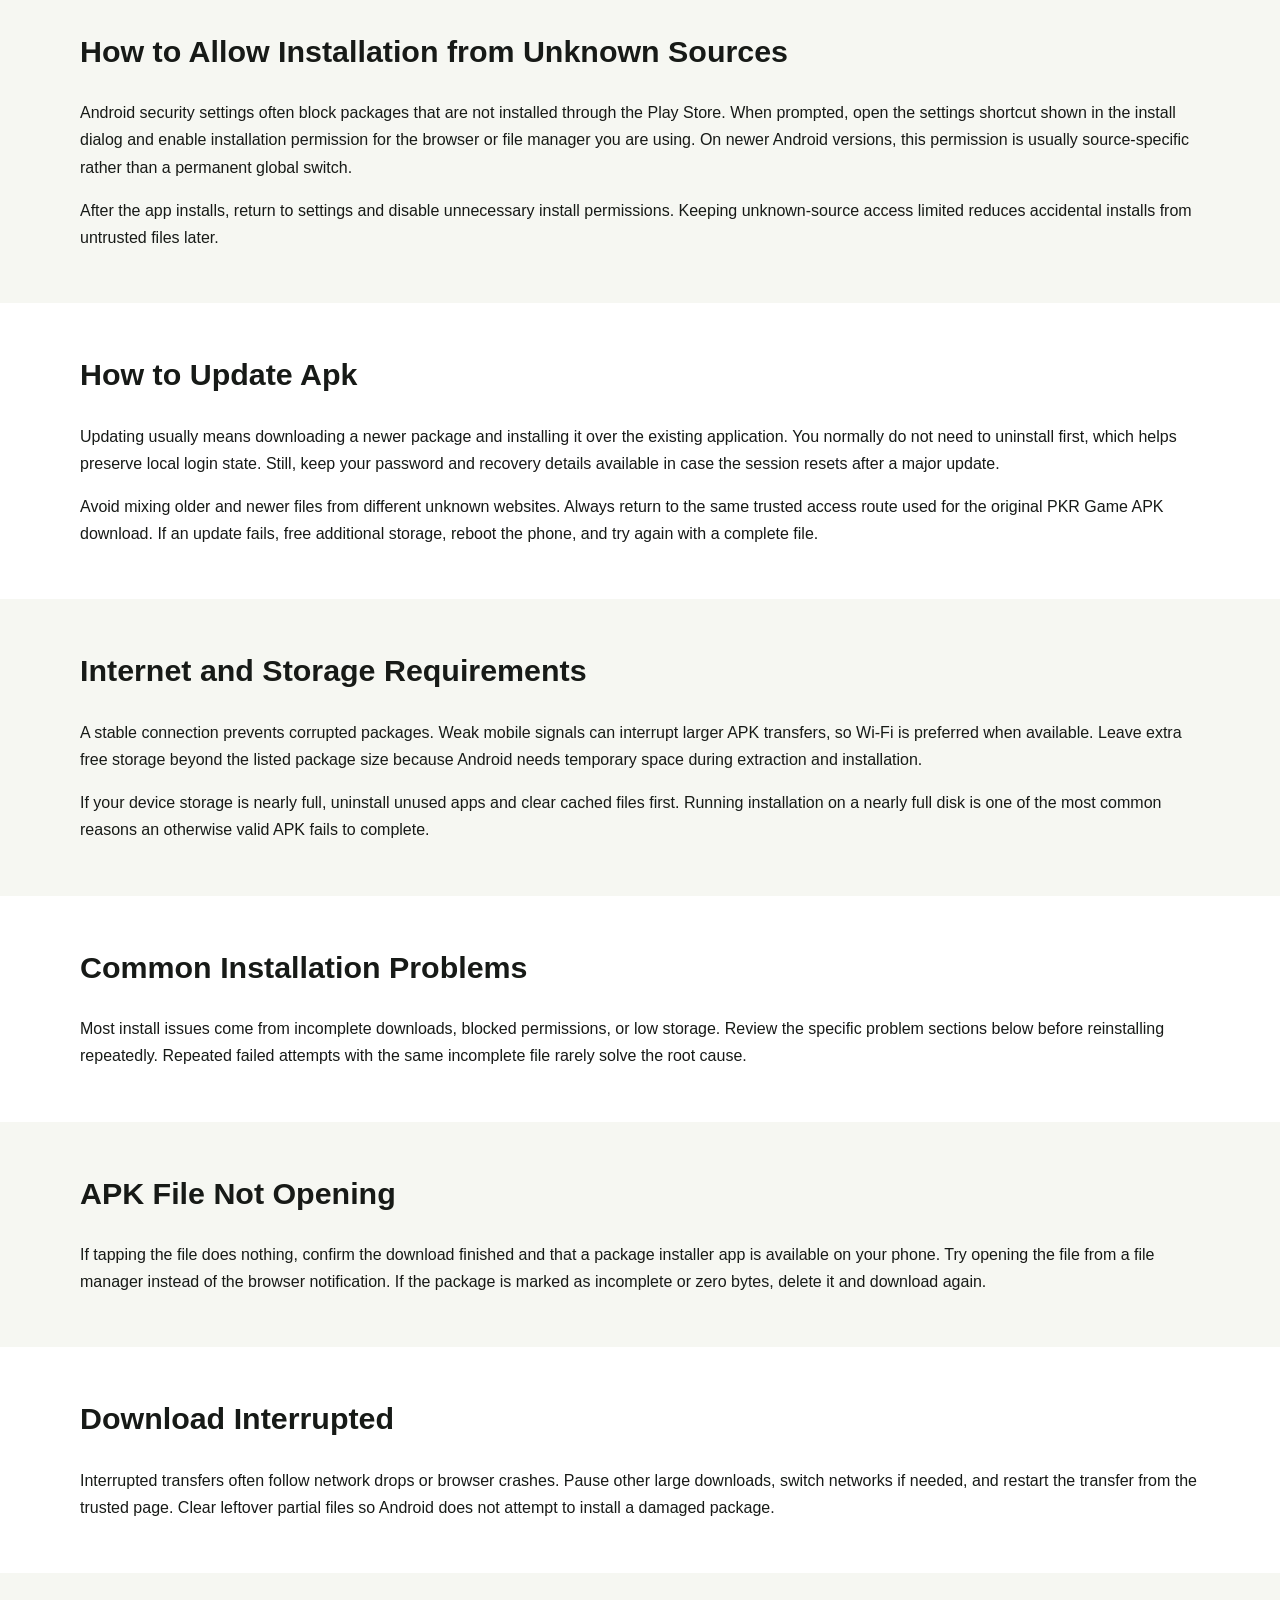
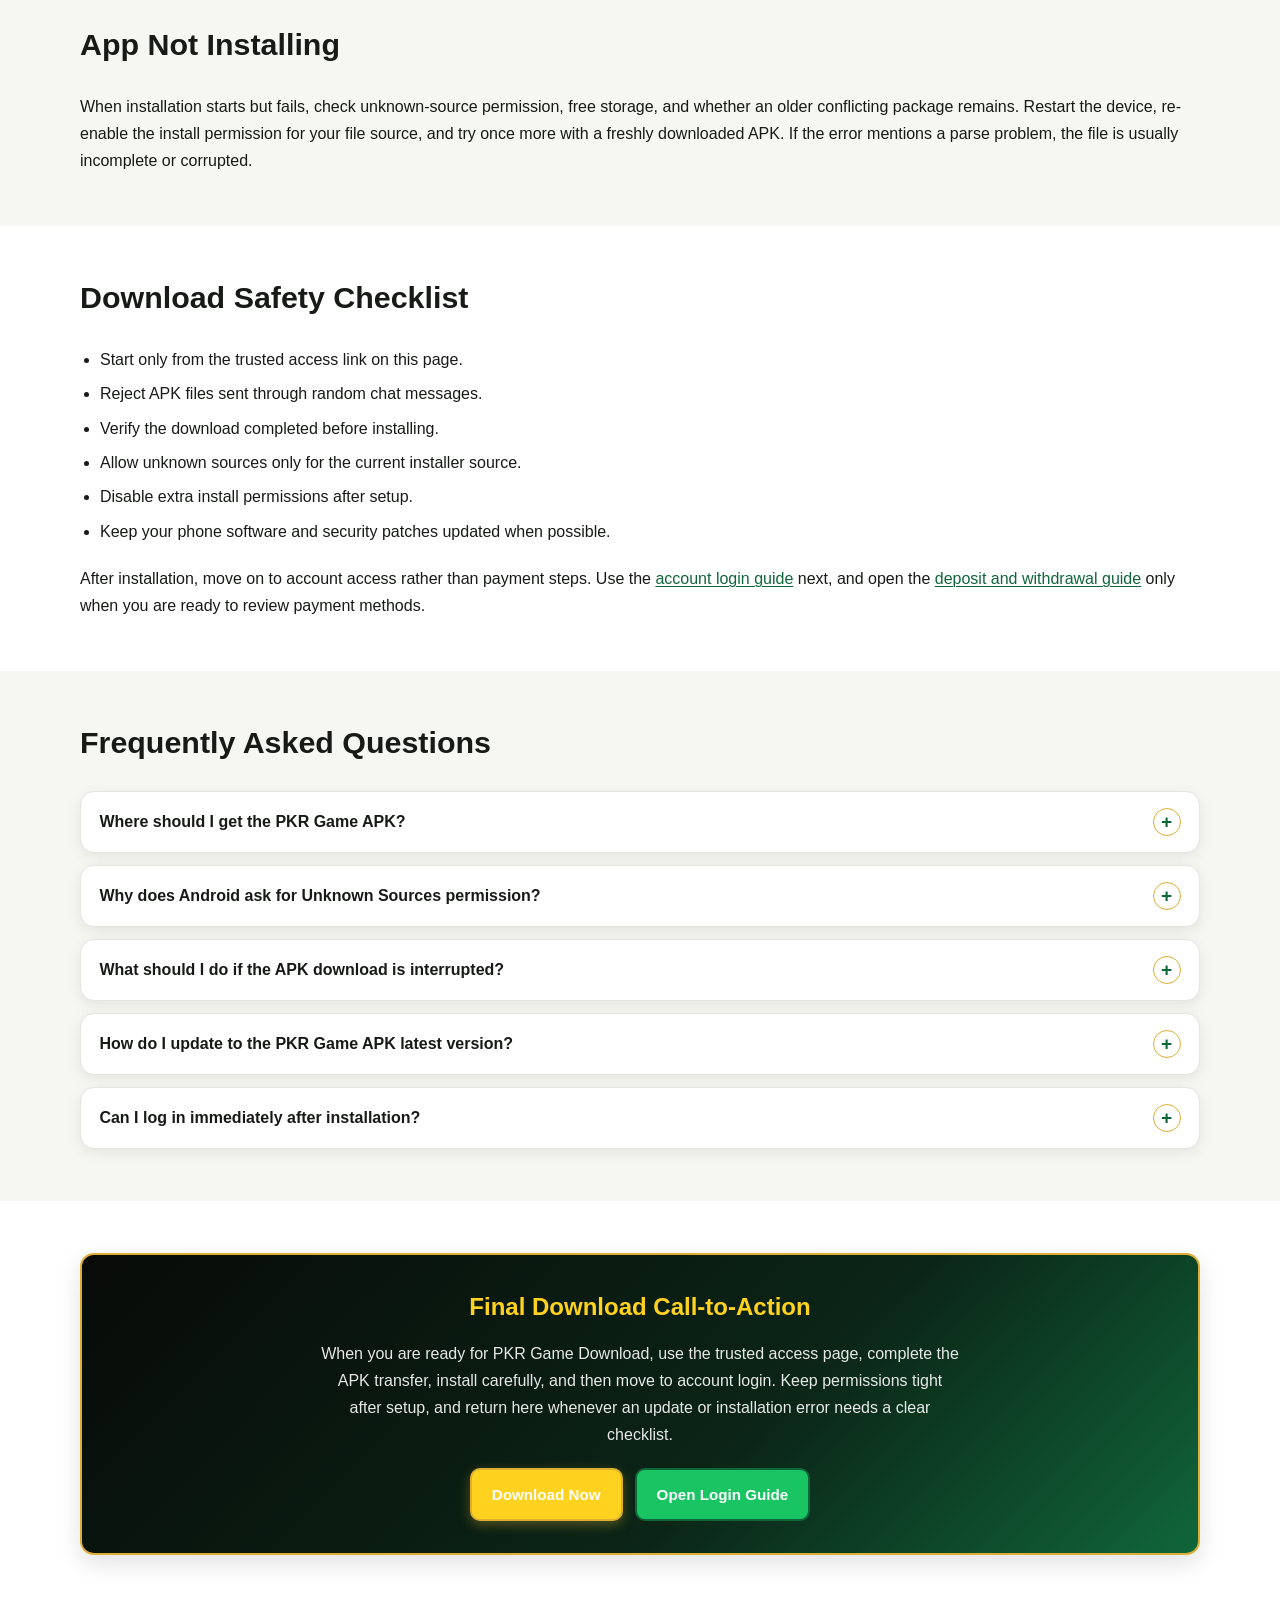
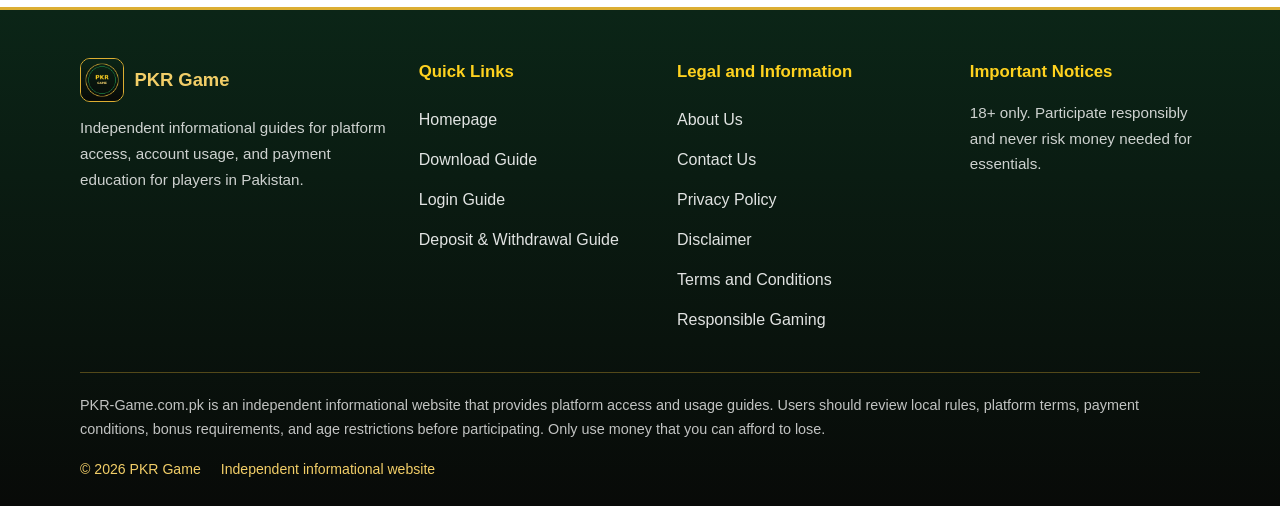
<file: pkr-game-download/index.html>
<!DOCTYPE html>
<html lang="en" class="no-js">
<head>
  <script>document.documentElement.classList.remove("no-js");</script>
  <meta charset="UTF-8">
  <meta name="viewport" content="width=device-width, initial-scale=1.0">
  <title>PKR Game Download Apk and Installation Guide 2026</title>
  <meta name="description" content="Download PKR Game APK and follow the Android installation, update, compatibility, permission, storage, and troubleshooting guide.">
  <link rel="canonical" href="https://pkr-game.com.pk/pkr-game-download/">
  <meta name="robots" content="index, follow, max-image-preview:large">
  <meta name="theme-color" content="#0b2517">
  <meta property="og:type" content="website">
  <meta property="og:title" content="PKR Game Download Apk and Installation Guide 2026">
  <meta property="og:description" content="Download PKR Game APK and follow the Android installation, update, compatibility, permission, storage, and troubleshooting guide.">
  <meta property="og:url" content="https://pkr-game.com.pk/pkr-game-download/">
  <meta property="og:image" content="https://pkr-game.com.pk/assets/images/download-banner.webp">
  <meta property="og:site_name" content="PKR Game">
  <meta name="twitter:card" content="summary_large_image">
  <meta name="twitter:title" content="PKR Game Download Apk and Installation Guide 2026">
  <meta name="twitter:description" content="Download PKR Game APK and follow the Android installation, update, compatibility, permission, storage, and troubleshooting guide.">
  <meta name="twitter:image" content="https://pkr-game.com.pk/assets/images/download-banner.webp">
  <link rel="icon" type="image/webp" href="../assets/images/favicon.webp">
  <link rel="manifest" href="../manifest.json">
  <link rel="stylesheet" href="../style.css">
  <script type="application/ld+json">
  {
    "@context": "https://schema.org",
    "@graph": [
      {
        "@type": "WebPage",
        "@id": "https://pkr-game.com.pk/pkr-game-download/#webpage",
        "url": "https://pkr-game.com.pk/pkr-game-download/",
        "name": "PKR Game Download Apk and Installation Guide 2026",
        "description": "Download PKR Game APK and follow the Android installation, update, compatibility, permission, storage, and troubleshooting guide.",
        "inLanguage": "en"
      },
      {
        "@type": "BreadcrumbList",
        "@id": "https://pkr-game.com.pk/pkr-game-download/#breadcrumb",
        "itemListElement": [
          {
            "@type": "ListItem",
            "position": 1,
            "name": "Home",
            "item": "https://pkr-game.com.pk/"
          },
          {
            "@type": "ListItem",
            "position": 2,
            "name": "PKR Game Download",
            "item": "https://pkr-game.com.pk/pkr-game-download/"
          }
        ]
      },
      {
        "@type": "SoftwareApplication",
        "name": "PKR Game",
        "applicationCategory": "GameApplication",
        "operatingSystem": "Android",
        "downloadUrl": "https://www.okpkr1.com/?id=616425469",
        "offers": {
          "@type": "Offer",
          "price": "0",
          "priceCurrency": "PKR"
        }
      },
      {
        "@type": "FAQPage",
        "mainEntity": [
          {
            "@type": "Question",
            "name": "Where should I get the PKR Game APK?",
            "acceptedAnswer": {
              "@type": "Answer",
              "text": "Use the official platform access page linked from this guide. Avoid random file-sharing websites that cannot be verified, because unofficial packages may be outdated or unsafe."
            }
          },
          {
            "@type": "Question",
            "name": "Why does Android ask for Unknown Sources permission?",
            "acceptedAnswer": {
              "@type": "Answer",
              "text": "Android protects devices by limiting installation from outside the Play Store. When you install an APK, you may need to allow installation for that specific source or session, then return permissions to a safer setting afterward."
            }
          },
          {
            "@type": "Question",
            "name": "What should I do if the APK download is interrupted?",
            "acceptedAnswer": {
              "@type": "Answer",
              "text": "Check your internet connection, free storage space, and browser download manager. Delete incomplete files, reconnect to a stable network, and start the download again from the trusted access page."
            }
          },
          {
            "@type": "Question",
            "name": "How do I update to the PKR Game APK latest version?",
            "acceptedAnswer": {
              "@type": "Answer",
              "text": "Open the trusted access page, download the newest package when available, and install it over the existing app. Keep enough storage free and avoid mixing files from unknown sources."
            }
          },
          {
            "@type": "Question",
            "name": "Can I log in immediately after installation?",
            "acceptedAnswer": {
              "@type": "Answer",
              "text": "Yes. After a successful install, open the app and continue with registration or existing account access. Use the login guide if OTP, password, or signup issues appear."
            }
          }
        ]
      }
    ]
  }
  </script>
  <script src="../script.js" defer></script>
</head>
<body>
  <a class="skip-link" href="#main-content">Skip to content</a>

  <header class="site-header">
    <div class="container header-inner">
      <a class="logo-link" href="/">
        <img src="../assets/images/pkr-game-logo.webp" alt="PKR Game logo" width="44" height="44">
        <span class="logo-text">PKR Game</span>
      </a>
      <button class="nav-toggle" type="button" aria-expanded="false" aria-controls="main-nav" aria-label="Open menu">
        <span class="nav-toggle-bar"></span>
        <span class="nav-toggle-bar"></span>
        <span class="nav-toggle-bar"></span>
      </button>
      <nav class="main-nav" id="main-nav" aria-label="Primary">
        <ul class="nav-list">
          <li><a href="/">Home</a></li>
          <li><a href="/pkr-game-download/" aria-current="page">Download</a></li>
          <li><a href="/pkr-game-login/">Login</a></li>
          <li><a href="/Deposit-and-withdrawal/">Deposit &amp; Withdrawal</a></li>
        </ul>
        <div class="header-cta">
          <a class="btn btn-primary" href="https://www.okpkr1.com/?id=616425469" target="_blank" rel="nofollow sponsored noopener noreferrer">Play Now</a>
        </div>
      </nav>
    </div>
  </header>

  <nav class="breadcrumb" aria-label="Breadcrumb">
    <div class="container">
      <ol>
        <li><a href="/">Home</a></li>
        <li><span aria-current="page">PKR Game Download</span></li>
      </ol>
    </div>
  </nav>

  <main id="main-content">
    <section class="hero" aria-labelledby="download-hero-title">
      <div class="container hero-grid">
        <div>
          <h1 id="download-hero-title">PKR Game Download Apk Latest Version and Installation Guide</h1>
          <p class="hero-lead">This page explains PKR Game Download process for Android users in Pakistan, including APK basics, compatibility checks, installation order, unknown-sources permissions, updates, storage needs and practical troubleshooting.</p>
          <div class="hero-actions">
            <a class="btn btn-primary" href="https://www.okpkr1.com/?id=616425469" target="_blank" rel="nofollow sponsored noopener noreferrer">Download Now</a>
            <a class="btn btn-secondary" href="/pkr-game-login/">Login Guide</a>
            <a class="btn btn-outline" href="/Deposit-and-withdrawal/">Payment Guide</a>
          </div>
        </div>
        <div class="hero-media">
          <img src="../assets/images/download-banner.webp" alt="PKR Game download" width="1200" height="630" fetchpriority="high">
        </div>
      </div>
    </section>

    <section class="section section-alt" aria-labelledby="what-apk-title">
      <div class="container prose">
        <div class="section-header">
          <h2 id="what-apk-title">What Is the PKR Game APK?</h2>
        </div>
        <p>PKR Game APK is an Android package file that installs the mobile application outside the default store listing flow. Many players in Pakistan prefer this route because it provides direct access from a phone they already use daily. An APK is simply the installable package format; it is not a separate game by itself.</p>
        <p>Choosing a trusted source matters more than downloading quickly. Unverified mirrors can deliver incomplete or altered packages. Always start from the platform access page linked on this guide, then keep the downloaded file until installation finishes successfully.</p>
      </div>
    </section>

    <section class="section" aria-labelledby="apk-info-title">
      <div class="container">
        <div class="section-header">
          <h2 id="apk-info-title">Apk Information</h2>
          <p>Exact package details can change with platform updates. Confirm live values on the access page before installing.</p>
        </div>
        <div class="table-wrap">
          <table class="info-table">
            <tbody>
              <tr>
                <th scope="row">App Name</th>
                <td>PKR Game</td>
              </tr>
              <tr>
                <th scope="row">Platform</th>
                <td>Android</td>
              </tr>
              <tr>
                <th scope="row">File Type</th>
                <td>APK</td>
              </tr>
              <tr>
                <th scope="row">App Category</th>
                <td>GameApplication</td>
              </tr>
              <tr>
                <th scope="row">Supported Devices</th>
                <td>Android smartphones and compatible tablets</td>
              </tr>
              <tr>
                <th scope="row">Size</th>
                <td>Check on the platform access page</td>
              </tr>
              <tr>
                <th scope="row">Version</th>
                <td>Check on the platform access page</td>
              </tr>
              <tr>
                <th scope="row">Price</th>
                <td>Free to download (in-app payments may apply later)</td>
              </tr>
            </tbody>
          </table>
        </div>
      </div>
    </section>

    <section class="section section-alt" aria-labelledby="compat-title">
      <div class="container prose">
        <div class="section-header">
          <h2 id="compat-title">Android Device Compatibility</h2>
        </div>
        <p>Most modern Android phones can run the app when storage, memory, and network conditions are healthy. Older devices may still install successfully, but slower processors or limited RAM can affect loading times. Before starting a PKR Game APK download, free unused files, close heavy background apps, and confirm you are connected to a stable Wi-Fi or mobile data connection.</p>
        <p>Compatibility also includes permission readiness. If your Android version blocks sideloaded packages by default, prepare to allow installation for the trusted source during setup, then tighten settings again afterward.</p>
      </div>
    </section>

    <section class="section" aria-labelledby="download-steps-title">
      <div class="container">
        <div class="section-header">
          <h2 id="download-steps-title">How to PKR Game Download Works</h2>
          <p>Follow this numbered download sequence before opening the installer.</p>
        </div>
        <ol class="steps">
          <li>Open the trusted platform access page from the Download Now button on this guide.</li>
          <li>Confirm you are on a secure connection and have enough free storage for the package.</li>
          <li>Start the PKR Game APK latest version download and wait until the progress indicator finishes.</li>
          <li>Locate the completed file in your Downloads folder or browser download list.</li>
          <li>Do not open incomplete files. If the transfer stops early, delete the partial package and retry.</li>
        </ol>
        <div class="cta-actions mb-0" style="justify-content:flex-start;margin-top:1rem;">
          <a class="btn btn-primary" href="https://www.okpkr1.com/?id=616425469" target="_blank" rel="nofollow sponsored noopener noreferrer">Open Download Page</a>
        </div>
      </div>
    </section>

    <section class="section section-alt" aria-labelledby="install-steps-title">
      <div class="container">
        <div class="section-header">
          <h2 id="install-steps-title">How to Install the APK File</h2>
          <p>Use this separate installation list after the download completes.</p>
        </div>
        <ol class="steps">
          <li>Tap the finished APK file from your Downloads list.</li>
          <li>If Android shows a permission prompt, allow installation from the current source for this session.</li>
          <li>Confirm the install prompt and wait for the success message.</li>
          <li>Open the newly installed app from your home screen or app drawer.</li>
          <li>Continue to registration or existing account access using the <a href="/pkr-game-login/">login guide</a> if needed.</li>
        </ol>
      </div>
    </section>

    <section class="section" aria-labelledby="unknown-sources-title">
      <div class="container prose">
        <div class="section-header">
          <h2 id="unknown-sources-title">How to Allow Installation from Unknown Sources</h2>
        </div>
        <p>Android security settings often block packages that are not installed through the Play Store. When prompted, open the settings shortcut shown in the install dialog and enable installation permission for the browser or file manager you are using. On newer Android versions, this permission is usually source-specific rather than a permanent global switch.</p>
        <p>After the app installs, return to settings and disable unnecessary install permissions. Keeping unknown-source access limited reduces accidental installs from untrusted files later.</p>
      </div>
    </section>

    <section class="section section-alt" aria-labelledby="update-title">
      <div class="container prose">
        <div class="section-header">
          <h2 id="update-title">How to Update Apk</h2>
        </div>
        <p>Updating usually means downloading a newer package and installing it over the existing application. You normally do not need to uninstall first, which helps preserve local login state. Still, keep your password and recovery details available in case the session resets after a major update.</p>
        <p>Avoid mixing older and newer files from different unknown websites. Always return to the same trusted access route used for the original PKR Game APK download. If an update fails, free additional storage, reboot the phone, and try again with a complete file.</p>
      </div>
    </section>

    <section class="section" aria-labelledby="requirements-title">
      <div class="container prose">
        <div class="section-header">
          <h2 id="requirements-title">Internet and Storage Requirements</h2>
        </div>
        <p>A stable connection prevents corrupted packages. Weak mobile signals can interrupt larger APK transfers, so Wi-Fi is preferred when available. Leave extra free storage beyond the listed package size because Android needs temporary space during extraction and installation.</p>
        <p>If your device storage is nearly full, uninstall unused apps and clear cached files first. Running installation on a nearly full disk is one of the most common reasons an otherwise valid APK fails to complete.</p>
      </div>
    </section>

    <section class="section section-alt" aria-labelledby="problems-title">
      <div class="container prose">
        <div class="section-header">
          <h2 id="problems-title">Common Installation Problems</h2>
        </div>
        <p>Most install issues come from incomplete downloads, blocked permissions, or low storage. Review the specific problem sections below before reinstalling repeatedly. Repeated failed attempts with the same incomplete file rarely solve the root cause.</p>
      </div>
    </section>

    <section class="section" aria-labelledby="not-opening-title">
      <div class="container prose">
        <div class="section-header">
          <h2 id="not-opening-title">APK File Not Opening</h2>
        </div>
        <p>If tapping the file does nothing, confirm the download finished and that a package installer app is available on your phone. Try opening the file from a file manager instead of the browser notification. If the package is marked as incomplete or zero bytes, delete it and download again.</p>
      </div>
    </section>

    <section class="section section-alt" aria-labelledby="interrupted-title">
      <div class="container prose">
        <div class="section-header">
          <h2 id="interrupted-title">Download Interrupted</h2>
        </div>
        <p>Interrupted transfers often follow network drops or browser crashes. Pause other large downloads, switch networks if needed, and restart the transfer from the trusted page. Clear leftover partial files so Android does not attempt to install a damaged package.</p>
      </div>
    </section>

    <section class="section" aria-labelledby="not-installing-title">
      <div class="container prose">
        <div class="section-header">
          <h2 id="not-installing-title">App Not Installing</h2>
        </div>
        <p>When installation starts but fails, check unknown-source permission, free storage, and whether an older conflicting package remains. Restart the device, re-enable the install permission for your file source, and try once more with a freshly downloaded APK. If the error mentions a parse problem, the file is usually incomplete or corrupted.</p>
      </div>
    </section>

    <section class="section section-alt" aria-labelledby="safety-checklist-title">
      <div class="container prose">
        <div class="section-header">
          <h2 id="safety-checklist-title">Download Safety Checklist</h2>
        </div>
        <ul>
          <li>Start only from the trusted access link on this page.</li>
          <li>Reject APK files sent through random chat messages.</li>
          <li>Verify the download completed before installing.</li>
          <li>Allow unknown sources only for the current installer source.</li>
          <li>Disable extra install permissions after setup.</li>
          <li>Keep your phone software and security patches updated when possible.</li>
        </ul>
        <p>After installation, move on to account access rather than payment steps. Use the <a href="/pkr-game-login/">account login guide</a> next, and open the <a href="/Deposit-and-withdrawal/">deposit and withdrawal guide</a> only when you are ready to review payment methods.</p>
      </div>
    </section>

    <section class="section" aria-labelledby="faq-title">
      <div class="container">
        <div class="section-header">
          <h2 id="faq-title">Frequently Asked Questions</h2>
        </div>
        <div class="faq-list">
          <div class="faq-item">
            <button class="faq-question" type="button" aria-expanded="false" aria-controls="faq-dl-1" id="faq-dl-q1">Where should I get the PKR Game APK?</button>
            <div class="faq-answer" id="faq-dl-1" role="region" aria-labelledby="faq-dl-q1">
              <p>Use the official platform access page linked from this guide. Avoid random file-sharing websites that cannot be verified, because unofficial packages may be outdated or unsafe.</p>
            </div>
          </div>
          <div class="faq-item">
            <button class="faq-question" type="button" aria-expanded="false" aria-controls="faq-dl-2" id="faq-dl-q2">Why does Android ask for Unknown Sources permission?</button>
            <div class="faq-answer" id="faq-dl-2" role="region" aria-labelledby="faq-dl-q2">
              <p>Android protects devices by limiting installation from outside the Play Store. When you install an APK, you may need to allow installation for that specific source or session, then return permissions to a safer setting afterward.</p>
            </div>
          </div>
          <div class="faq-item">
            <button class="faq-question" type="button" aria-expanded="false" aria-controls="faq-dl-3" id="faq-dl-q3">What should I do if the APK download is interrupted?</button>
            <div class="faq-answer" id="faq-dl-3" role="region" aria-labelledby="faq-dl-q3">
              <p>Check your internet connection, free storage space, and browser download manager. Delete incomplete files, reconnect to a stable network, and start the download again from the trusted access page.</p>
            </div>
          </div>
          <div class="faq-item">
            <button class="faq-question" type="button" aria-expanded="false" aria-controls="faq-dl-4" id="faq-dl-q4">How do I update to the PKR Game APK latest version?</button>
            <div class="faq-answer" id="faq-dl-4" role="region" aria-labelledby="faq-dl-q4">
              <p>Open the trusted access page, download the newest package when available, and install it over the existing app. Keep enough storage free and avoid mixing files from unknown sources.</p>
            </div>
          </div>
          <div class="faq-item">
            <button class="faq-question" type="button" aria-expanded="false" aria-controls="faq-dl-5" id="faq-dl-q5">Can I log in immediately after installation?</button>
            <div class="faq-answer" id="faq-dl-5" role="region" aria-labelledby="faq-dl-q5">
              <p>Yes. After a successful install, open the app and continue with registration or existing account access. Use the login guide if OTP, password, or signup issues appear.</p>
            </div>
          </div>
        </div>
      </div>
    </section>

    <section class="section section-alt" aria-labelledby="final-cta-title">
      <div class="container">
        <div class="cta-band">
          <h2 id="final-cta-title">Final Download Call-to-Action</h2>
          <p>When you are ready for PKR Game Download, use the trusted access page, complete the APK transfer, install carefully, and then move to account login. Keep permissions tight after setup, and return here whenever an update or installation error needs a clear checklist.</p>
          <div class="cta-actions">
            <a class="btn btn-primary" href="https://www.okpkr1.com/?id=616425469" target="_blank" rel="nofollow sponsored noopener noreferrer">Download Now</a>
            <a class="btn btn-secondary" href="/pkr-game-login/">Open Login Guide</a>
          </div>
        </div>
      </div>
    </section>
  </main>

  <footer class="site-footer">
    <div class="container">
      <div class="footer-grid">
        <div class="footer-brand">
          <a class="logo-link" href="/">
            <img src="../assets/images/pkr-game-logo.webp" alt="PKR Game logo" width="44" height="44" loading="lazy">
            <span class="logo-text">PKR Game</span>
          </a>
          <p>Independent informational guides for platform access, account usage, and payment education for players in Pakistan.</p>
        </div>
        <div class="footer-col">
          <h2>Quick Links</h2>
          <ul class="footer-links">
            <li><a href="/">Homepage</a></li>
            <li><a href="/pkr-game-download/">Download Guide</a></li>
            <li><a href="/pkr-game-login/">Login Guide</a></li>
            <li><a href="/Deposit-and-withdrawal/">Deposit &amp; Withdrawal Guide</a></li>
          </ul>
        </div>
                <div class="footer-col">
          <h2>Legal and Information</h2>
          <ul class="footer-links">
            <li><a href="/about-us/">About Us</a></li>
            <li><a href="/contact-us/">Contact Us</a></li>
            <li><a href="/privacy-policy/">Privacy Policy</a></li>
            <li><a href="/disclaimer/">Disclaimer</a></li>
            <li><a href="/terms-and-conditions/">Terms and Conditions</a></li>
            <li><a href="/responsible-gaming/">Responsible Gaming</a></li>
          </ul>
        </div>
<div class="footer-col">
          <h2>Important Notices</h2>
          <p>18+ only. Participate responsibly and never risk money needed for essentials.</p>
        </div>
      </div>
      <div class="footer-disclaimer">
        <p>PKR-Game.com.pk is an independent informational website that provides platform access and usage guides. Users should review local rules, platform terms, payment conditions, bonus requirements, and age restrictions before participating. Only use money that you can afford to lose.</p>
        <div class="footer-meta">
          <span>&copy; <span id="copyright-year">2026</span> PKR Game</span>
          <span>Independent informational website</span>
        </div>
      </div>
    </div>
  </footer>

  <button class="back-to-top" type="button" aria-label="Back to top">↑</button>
</body>
</html>
</file>
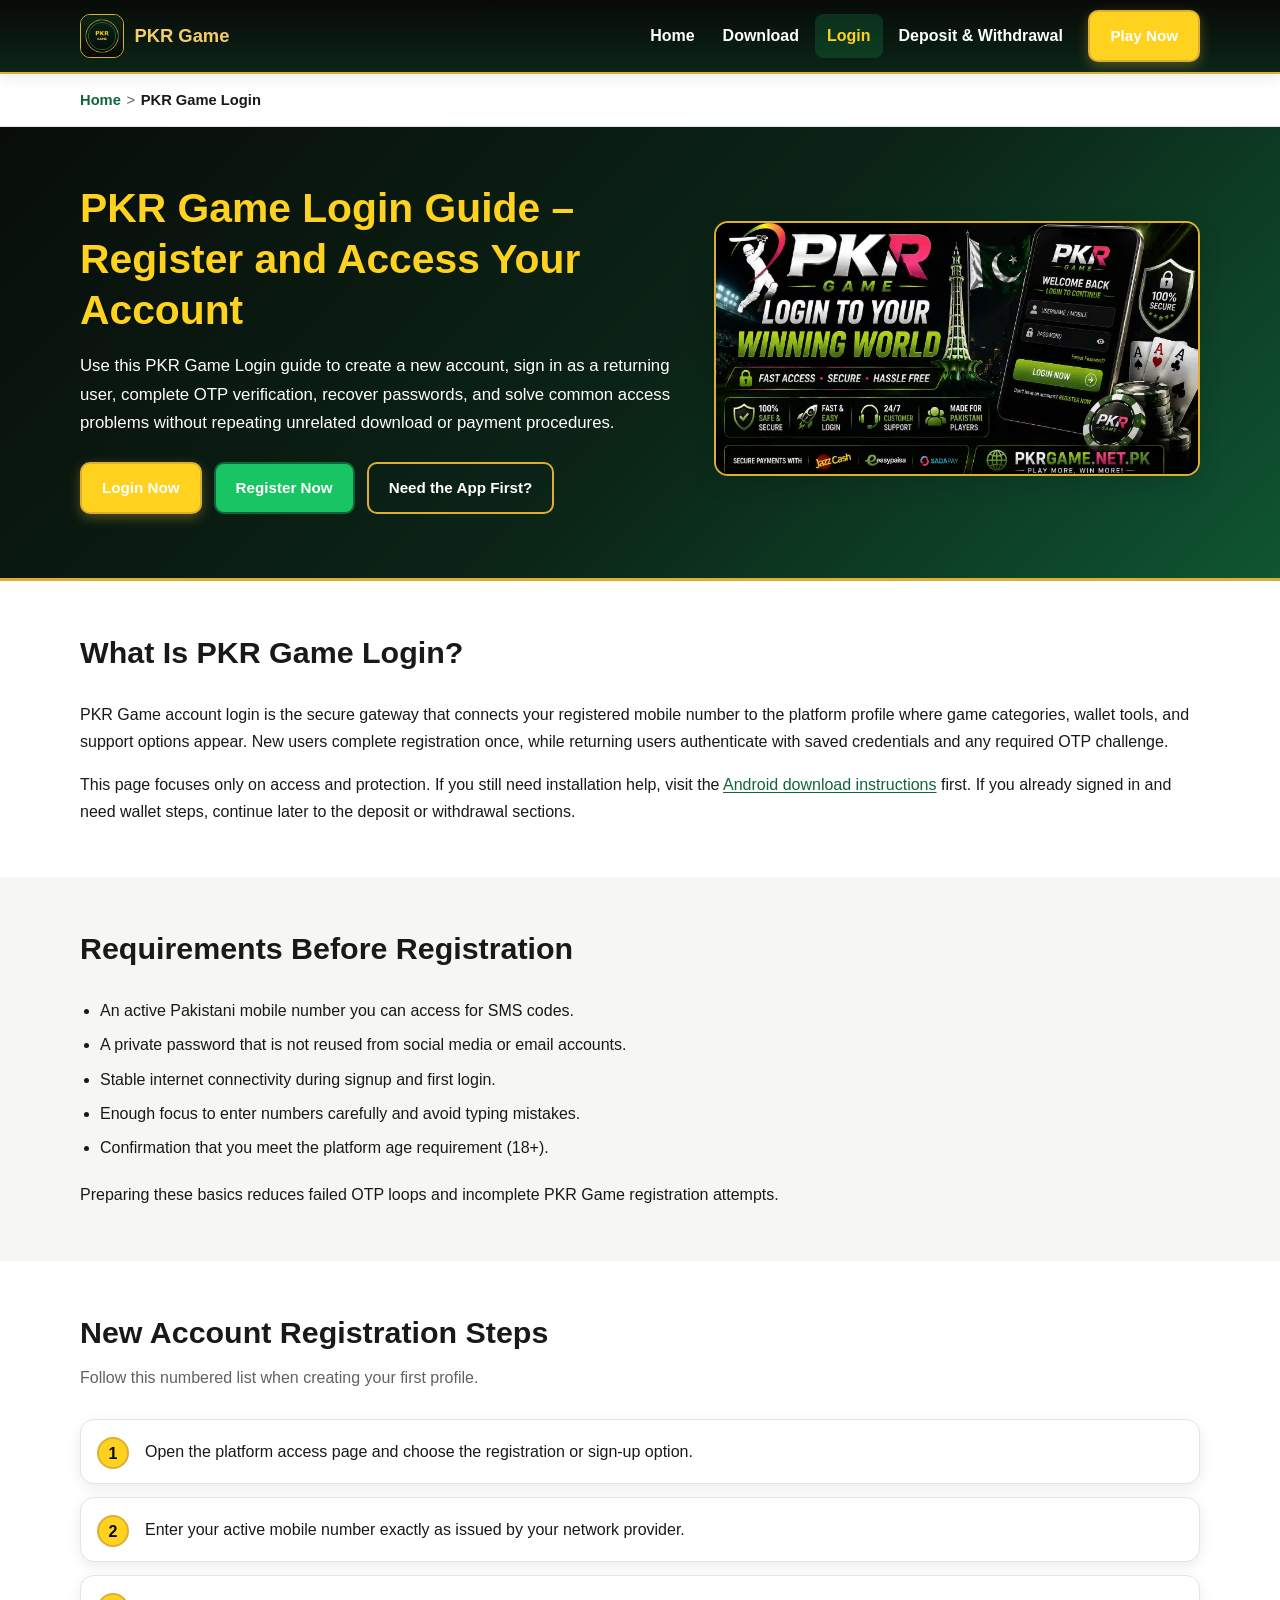
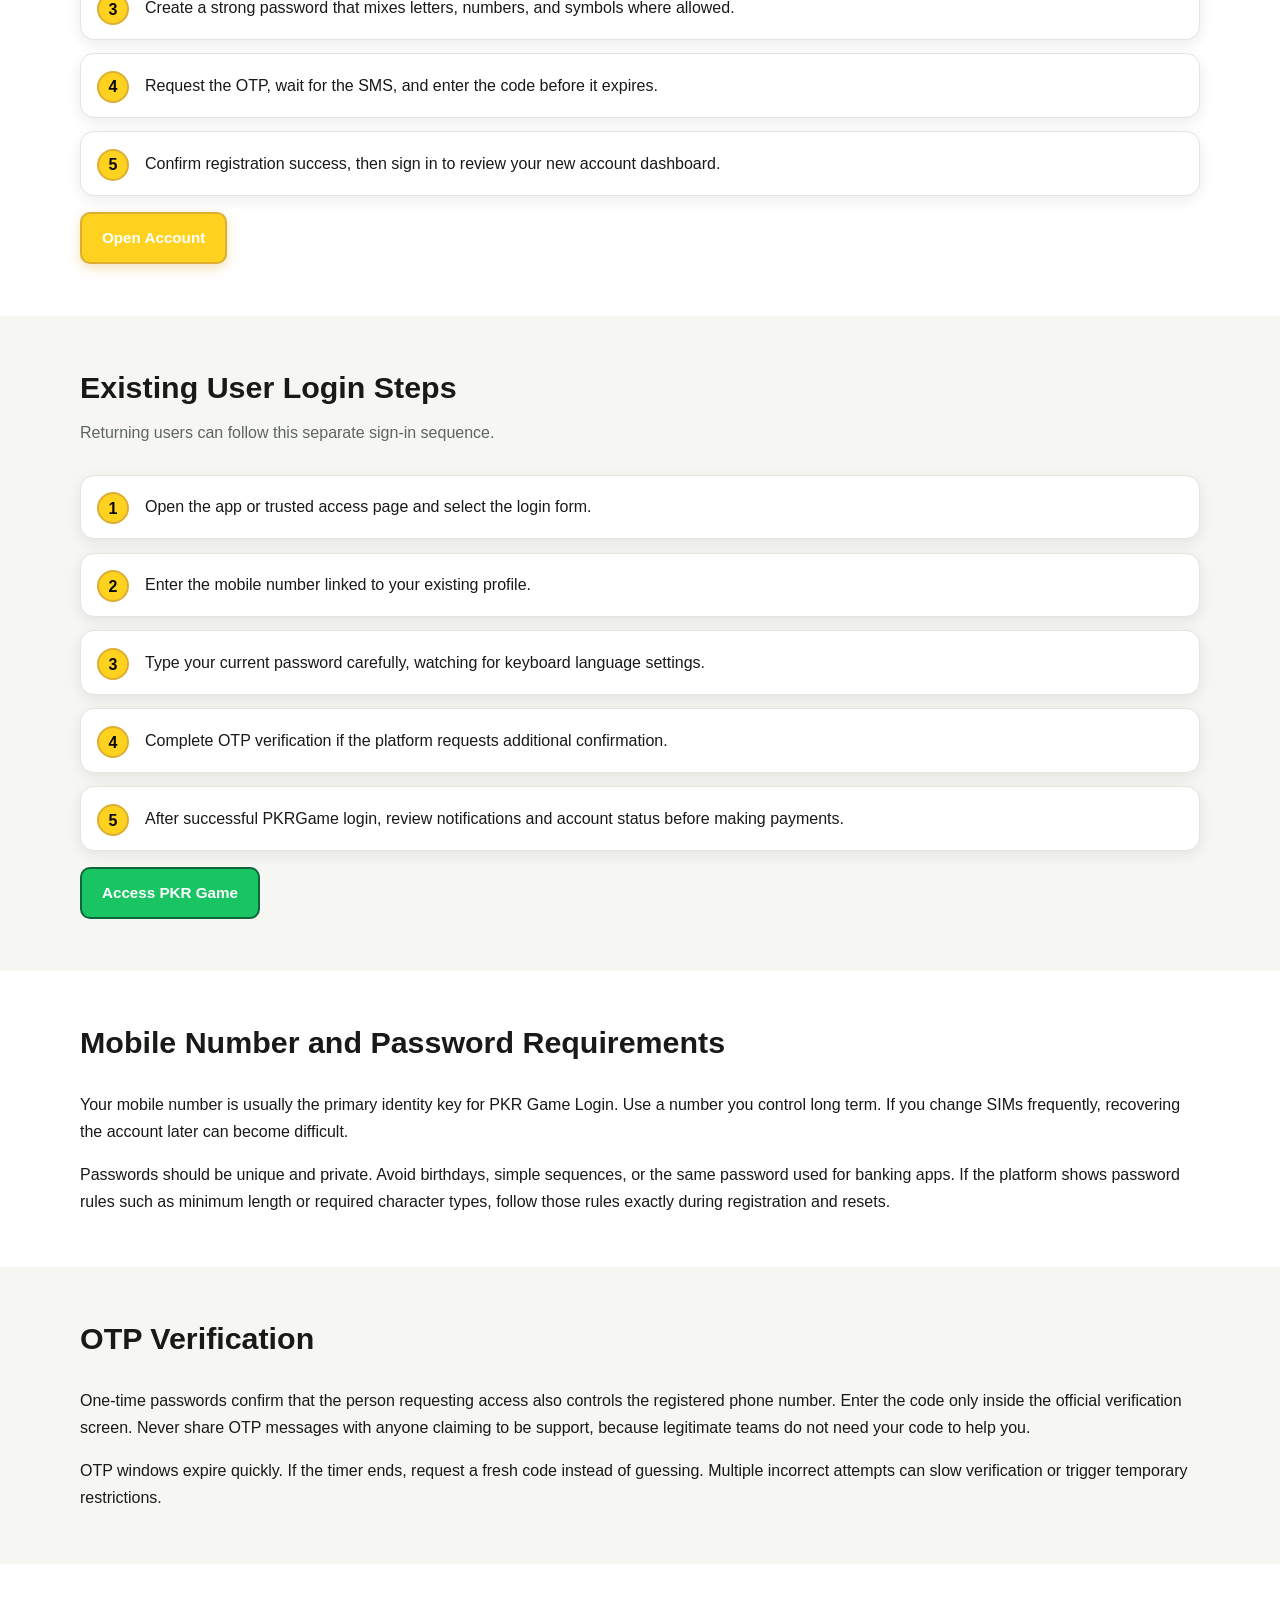
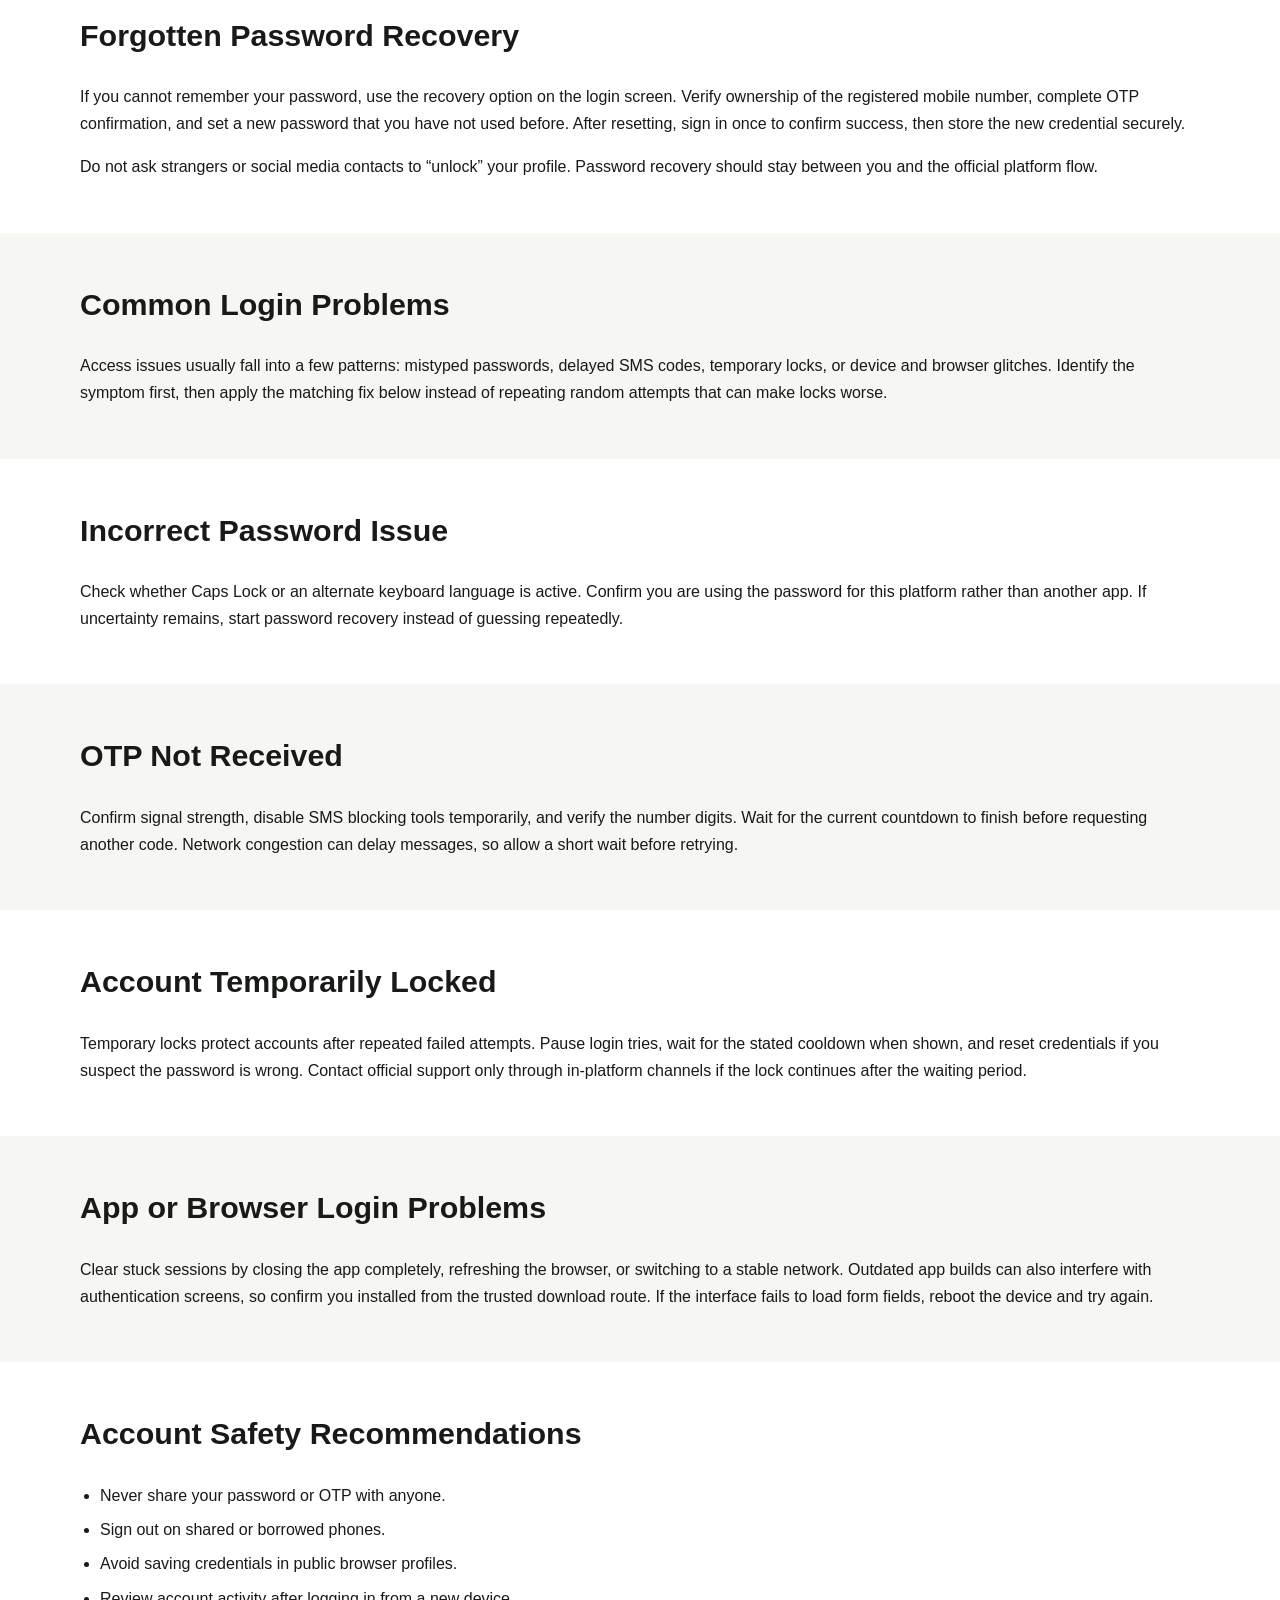
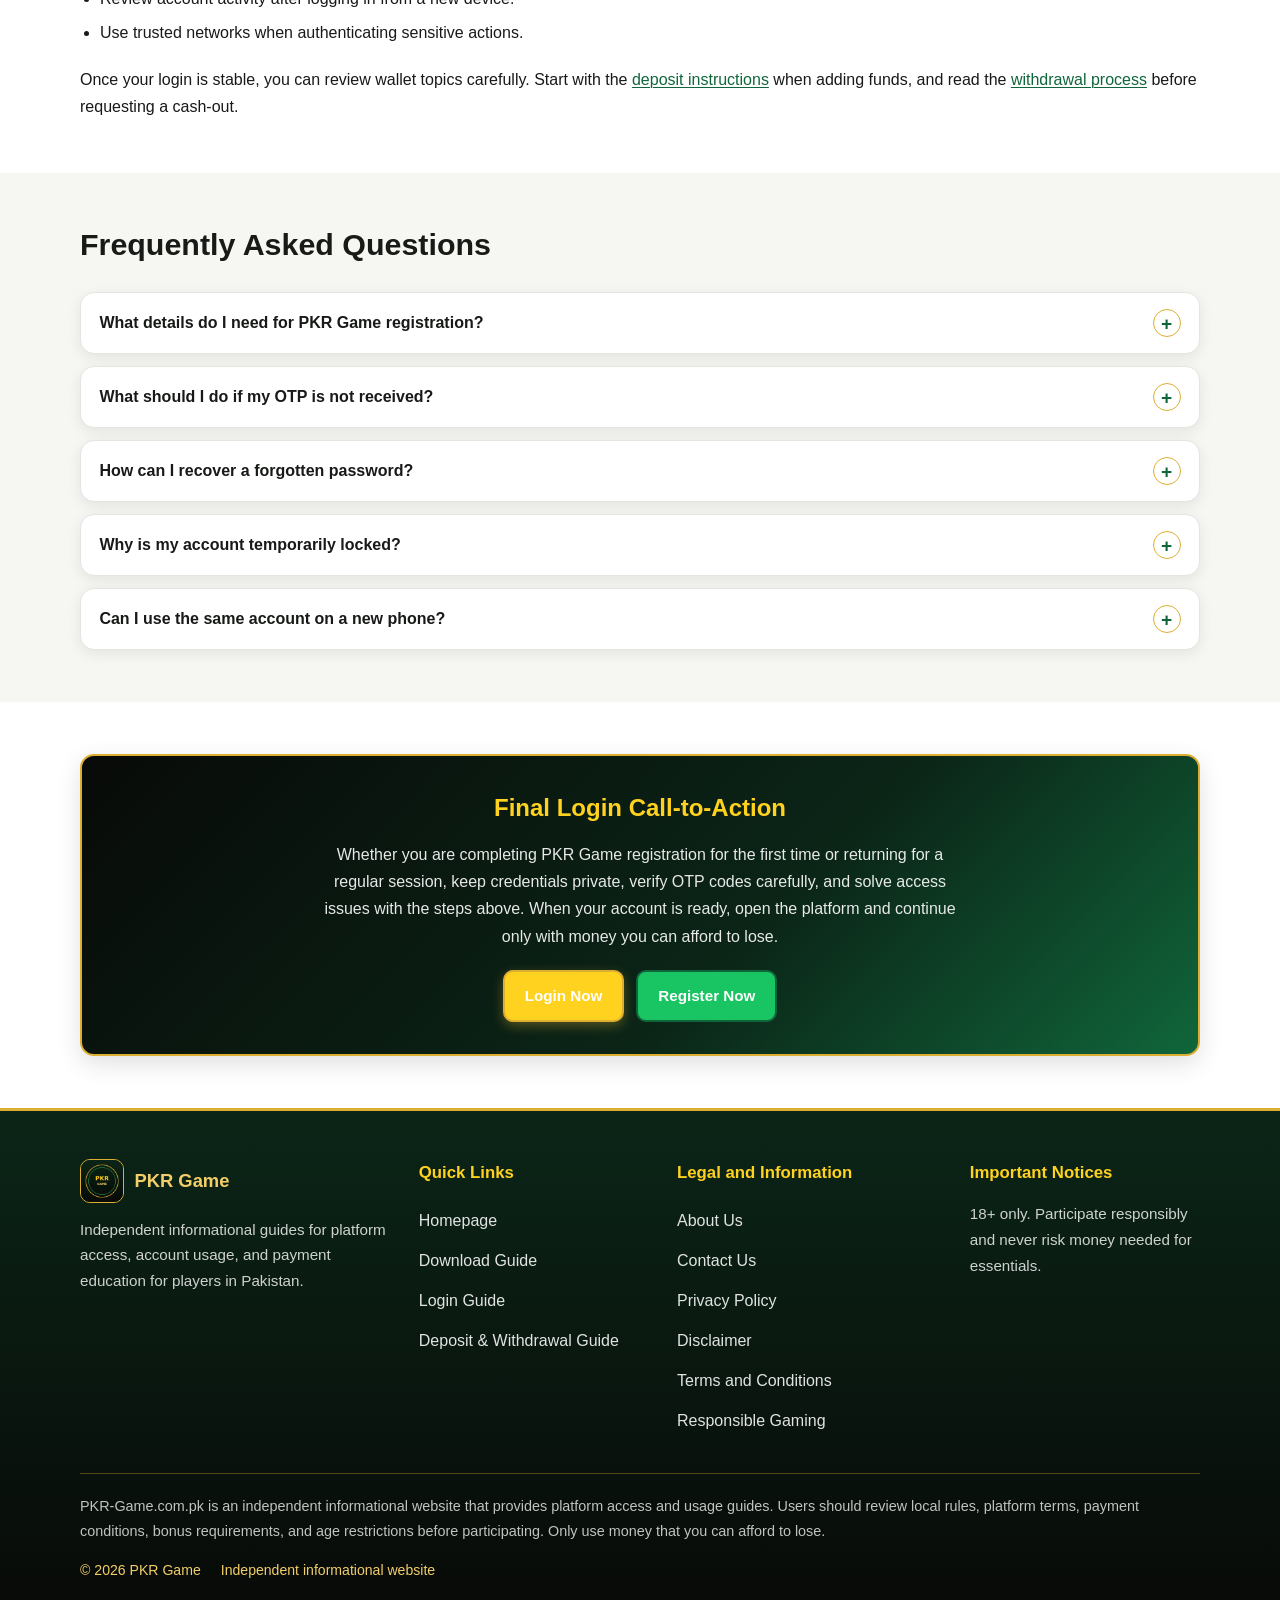
<file: pkr-game-login/index.html>
<!DOCTYPE html>
<html lang="en" class="no-js">
<head>
  <script>document.documentElement.classList.remove("no-js");</script>
  <meta charset="UTF-8">
  <meta name="viewport" content="width=device-width, initial-scale=1.0">
  <title>PKR Game Login – Account Registration and Access Guide</title>
  <meta name="description" content="Access PKR Game login, register a new account, recover your password, solve OTP issues, and follow important account safety steps.">
  <link rel="canonical" href="https://pkr-game.com.pk/pkr-game-login/">
  <meta name="robots" content="index, follow, max-image-preview:large">
  <meta name="theme-color" content="#0b2517">
  <meta property="og:type" content="website">
  <meta property="og:title" content="PKR Game Login – Account Registration and Access Guide">
  <meta property="og:description" content="Access PKR Game login, register a new account, recover your password, solve OTP issues, and follow important account safety steps.">
  <meta property="og:url" content="https://pkr-game.com.pk/pkr-game-login/">
  <meta property="og:image" content="https://pkr-game.com.pk/assets/images/login-banner.webp">
  <meta property="og:site_name" content="PKR Game">
  <meta name="twitter:card" content="summary_large_image">
  <meta name="twitter:title" content="PKR Game Login – Account Registration and Access Guide">
  <meta name="twitter:description" content="Access PKR Game login, register a new account, recover your password, solve OTP issues, and follow important account safety steps.">
  <meta name="twitter:image" content="https://pkr-game.com.pk/assets/images/login-banner.webp">
  <link rel="icon" type="image/webp" href="../assets/images/favicon.webp">
  <link rel="manifest" href="../manifest.json">
  <link rel="stylesheet" href="../style.css">
  <script type="application/ld+json">
  {
    "@context": "https://schema.org",
    "@graph": [
      {
        "@type": "WebPage",
        "@id": "https://pkr-game.com.pk/pkr-game-login/#webpage",
        "url": "https://pkr-game.com.pk/pkr-game-login/",
        "name": "PKR Game Login – Account Registration and Access Guide",
        "description": "Access PKR Game login, register a new account, recover your password, solve OTP issues, and follow important account safety steps.",
        "inLanguage": "en"
      },
      {
        "@type": "BreadcrumbList",
        "@id": "https://pkr-game.com.pk/pkr-game-login/#breadcrumb",
        "itemListElement": [
          {
            "@type": "ListItem",
            "position": 1,
            "name": "Home",
            "item": "https://pkr-game.com.pk/"
          },
          {
            "@type": "ListItem",
            "position": 2,
            "name": "PKR Game Login",
            "item": "https://pkr-game.com.pk/pkr-game-login/"
          }
        ]
      },
      {
        "@type": "FAQPage",
        "mainEntity": [
          {
            "@type": "Question",
            "name": "What details do I need for PKR Game registration?",
            "acceptedAnswer": {
              "@type": "Answer",
              "text": "You typically need an active mobile number, a secure password, and access to OTP messages. Enter details carefully and avoid using temporary numbers you cannot recover later."
            }
          },
          {
            "@type": "Question",
            "name": "What should I do if my OTP is not received?",
            "acceptedAnswer": {
              "@type": "Answer",
              "text": "Confirm network signal, check spam or blocked SMS folders, wait for the countdown to end, and request a new code. Make sure the mobile number was entered correctly during signup or recovery."
            }
          },
          {
            "@type": "Question",
            "name": "How can I recover a forgotten password?",
            "acceptedAnswer": {
              "@type": "Answer",
              "text": "Use the forgotten password option on the login screen, verify your mobile number through OTP, and create a new strong password. Save the updated password privately after the reset succeeds."
            }
          },
          {
            "@type": "Question",
            "name": "Why is my account temporarily locked?",
            "acceptedAnswer": {
              "@type": "Answer",
              "text": "Repeated incorrect password attempts or unusual access patterns can trigger temporary locks. Wait for the cooldown period, reset your password if needed, and contact platform support if the lock remains."
            }
          },
          {
            "@type": "Question",
            "name": "Can I use the same account on a new phone?",
            "acceptedAnswer": {
              "@type": "Answer",
              "text": "Yes. Install the app on the new device, open PKRGame login, and sign in with your registered mobile number and password. Complete OTP verification if prompted for device confirmation."
            }
          }
        ]
      }
    ]
  }
  </script>
  <script src="../script.js" defer></script>
</head>
<body>
  <a class="skip-link" href="#main-content">Skip to content</a>

  <header class="site-header">
    <div class="container header-inner">
      <a class="logo-link" href="/">
        <img src="../assets/images/pkr-game-logo.webp" alt="PKR Game logo" width="44" height="44">
        <span class="logo-text">PKR Game</span>
      </a>
      <button class="nav-toggle" type="button" aria-expanded="false" aria-controls="main-nav" aria-label="Open menu">
        <span class="nav-toggle-bar"></span>
        <span class="nav-toggle-bar"></span>
        <span class="nav-toggle-bar"></span>
      </button>
      <nav class="main-nav" id="main-nav" aria-label="Primary">
        <ul class="nav-list">
          <li><a href="/">Home</a></li>
          <li><a href="/pkr-game-download/">Download</a></li>
          <li><a href="/pkr-game-login/" aria-current="page">Login</a></li>
          <li><a href="/Deposit-and-withdrawal/">Deposit &amp; Withdrawal</a></li>
        </ul>
        <div class="header-cta">
          <a class="btn btn-primary" href="https://www.okpkr1.com/?id=616425469" target="_blank" rel="nofollow sponsored noopener noreferrer">Play Now</a>
        </div>
      </nav>
    </div>
  </header>

  <nav class="breadcrumb" aria-label="Breadcrumb">
    <div class="container">
      <ol>
        <li><a href="/">Home</a></li>
        <li><span aria-current="page">PKR Game Login</span></li>
      </ol>
    </div>
  </nav>

  <main id="main-content">
    <section class="hero" aria-labelledby="login-hero-title">
      <div class="container hero-grid">
        <div>
          <h1 id="login-hero-title">PKR Game Login Guide – Register and Access Your Account</h1>
          <p class="hero-lead">Use this PKR Game Login guide to create a new account, sign in as a returning user, complete OTP verification, recover passwords, and solve common access problems without repeating unrelated download or payment procedures.</p>
          <div class="hero-actions">
            <a class="btn btn-primary" href="https://www.okpkr1.com/?id=616425469" target="_blank" rel="nofollow sponsored noopener noreferrer">Login Now</a>
            <a class="btn btn-secondary" href="https://www.okpkr1.com/?id=616425469" target="_blank" rel="nofollow sponsored noopener noreferrer">Register Now</a>
            <a class="btn btn-outline" href="/pkr-game-download/">Need the App First?</a>
          </div>
        </div>
        <div class="hero-media">
          <img src="../assets/images/login-banner.webp" alt="PKR Game login and registration guide" width="1200" height="630" fetchpriority="high">
        </div>
      </div>
    </section>

    <section class="section section-alt" aria-labelledby="what-login-title">
      <div class="container prose">
        <div class="section-header">
          <h2 id="what-login-title">What Is PKR Game Login?</h2>
        </div>
        <p>PKR Game account login is the secure gateway that connects your registered mobile number to the platform profile where game categories, wallet tools, and support options appear. New users complete registration once, while returning users authenticate with saved credentials and any required OTP challenge.</p>
        <p>This page focuses only on access and protection. If you still need installation help, visit the <a href="/pkr-game-download/">Android download instructions</a> first. If you already signed in and need wallet steps, continue later to the deposit or withdrawal sections.</p>
      </div>
    </section>

    <section class="section" aria-labelledby="requirements-title">
      <div class="container prose">
        <div class="section-header">
          <h2 id="requirements-title">Requirements Before Registration</h2>
        </div>
        <ul>
          <li>An active Pakistani mobile number you can access for SMS codes.</li>
          <li>A private password that is not reused from social media or email accounts.</li>
          <li>Stable internet connectivity during signup and first login.</li>
          <li>Enough focus to enter numbers carefully and avoid typing mistakes.</li>
          <li>Confirmation that you meet the platform age requirement (18+).</li>
        </ul>
        <p>Preparing these basics reduces failed OTP loops and incomplete PKR Game registration attempts.</p>
      </div>
    </section>

    <section class="section section-alt" aria-labelledby="register-steps-title">
      <div class="container">
        <div class="section-header">
          <h2 id="register-steps-title">New Account Registration Steps</h2>
          <p>Follow this numbered list when creating your first profile.</p>
        </div>
        <ol class="steps">
          <li>Open the platform access page and choose the registration or sign-up option.</li>
          <li>Enter your active mobile number exactly as issued by your network provider.</li>
          <li>Create a strong password that mixes letters, numbers, and symbols where allowed.</li>
          <li>Request the OTP, wait for the SMS, and enter the code before it expires.</li>
          <li>Confirm registration success, then sign in to review your new account dashboard.</li>
        </ol>
        <div class="cta-actions" style="justify-content:flex-start;margin-top:1rem;">
          <a class="btn btn-primary" href="https://www.okpkr1.com/?id=616425469" target="_blank" rel="nofollow sponsored noopener noreferrer">Open Account</a>
        </div>
      </div>
    </section>

    <section class="section" aria-labelledby="existing-login-title">
      <div class="container">
        <div class="section-header">
          <h2 id="existing-login-title">Existing User Login Steps</h2>
          <p>Returning users can follow this separate sign-in sequence.</p>
        </div>
        <ol class="steps">
          <li>Open the app or trusted access page and select the login form.</li>
          <li>Enter the mobile number linked to your existing profile.</li>
          <li>Type your current password carefully, watching for keyboard language settings.</li>
          <li>Complete OTP verification if the platform requests additional confirmation.</li>
          <li>After successful PKRGame login, review notifications and account status before making payments.</li>
        </ol>
        <div class="cta-actions" style="justify-content:flex-start;margin-top:1rem;">
          <a class="btn btn-secondary" href="https://www.okpkr1.com/?id=616425469" target="_blank" rel="nofollow sponsored noopener noreferrer">Access PKR Game</a>
        </div>
      </div>
    </section>

    <section class="section section-alt" aria-labelledby="credentials-title">
      <div class="container prose">
        <div class="section-header">
          <h2 id="credentials-title">Mobile Number and Password Requirements</h2>
        </div>
        <p>Your mobile number is usually the primary identity key for PKR Game Login. Use a number you control long term. If you change SIMs frequently, recovering the account later can become difficult.</p>
        <p>Passwords should be unique and private. Avoid birthdays, simple sequences, or the same password used for banking apps. If the platform shows password rules such as minimum length or required character types, follow those rules exactly during registration and resets.</p>
      </div>
    </section>

    <section class="section" aria-labelledby="otp-title">
      <div class="container prose">
        <div class="section-header">
          <h2 id="otp-title">OTP Verification</h2>
        </div>
        <p>One-time passwords confirm that the person requesting access also controls the registered phone number. Enter the code only inside the official verification screen. Never share OTP messages with anyone claiming to be support, because legitimate teams do not need your code to help you.</p>
        <p>OTP windows expire quickly. If the timer ends, request a fresh code instead of guessing. Multiple incorrect attempts can slow verification or trigger temporary restrictions.</p>
      </div>
    </section>

    <section class="section section-alt" aria-labelledby="recovery-title">
      <div class="container prose">
        <div class="section-header">
          <h2 id="recovery-title">Forgotten Password Recovery</h2>
        </div>
        <p>If you cannot remember your password, use the recovery option on the login screen. Verify ownership of the registered mobile number, complete OTP confirmation, and set a new password that you have not used before. After resetting, sign in once to confirm success, then store the new credential securely.</p>
        <p>Do not ask strangers or social media contacts to “unlock” your profile. Password recovery should stay between you and the official platform flow.</p>
      </div>
    </section>

    <section class="section" aria-labelledby="common-problems-title">
      <div class="container prose">
        <div class="section-header">
          <h2 id="common-problems-title">Common Login Problems</h2>
        </div>
        <p>Access issues usually fall into a few patterns: mistyped passwords, delayed SMS codes, temporary locks, or device and browser glitches. Identify the symptom first, then apply the matching fix below instead of repeating random attempts that can make locks worse.</p>
      </div>
    </section>

    <section class="section section-alt" aria-labelledby="wrong-password-title">
      <div class="container prose">
        <div class="section-header">
          <h2 id="wrong-password-title">Incorrect Password Issue</h2>
        </div>
        <p>Check whether Caps Lock or an alternate keyboard language is active. Confirm you are using the password for this platform rather than another app. If uncertainty remains, start password recovery instead of guessing repeatedly.</p>
      </div>
    </section>

    <section class="section" aria-labelledby="otp-missing-title">
      <div class="container prose">
        <div class="section-header">
          <h2 id="otp-missing-title">OTP Not Received</h2>
        </div>
        <p>Confirm signal strength, disable SMS blocking tools temporarily, and verify the number digits. Wait for the current countdown to finish before requesting another code. Network congestion can delay messages, so allow a short wait before retrying.</p>
      </div>
    </section>

    <section class="section section-alt" aria-labelledby="locked-title">
      <div class="container prose">
        <div class="section-header">
          <h2 id="locked-title">Account Temporarily Locked</h2>
        </div>
        <p>Temporary locks protect accounts after repeated failed attempts. Pause login tries, wait for the stated cooldown when shown, and reset credentials if you suspect the password is wrong. Contact official support only through in-platform channels if the lock continues after the waiting period.</p>
      </div>
    </section>

    <section class="section" aria-labelledby="app-browser-title">
      <div class="container prose">
        <div class="section-header">
          <h2 id="app-browser-title">App or Browser Login Problems</h2>
        </div>
        <p>Clear stuck sessions by closing the app completely, refreshing the browser, or switching to a stable network. Outdated app builds can also interfere with authentication screens, so confirm you installed from the trusted download route. If the interface fails to load form fields, reboot the device and try again.</p>
      </div>
    </section>

    <section class="section section-alt" aria-labelledby="safety-title">
      <div class="container prose">
        <div class="section-header">
          <h2 id="safety-title">Account Safety Recommendations</h2>
        </div>
        <ul>
          <li>Never share your password or OTP with anyone.</li>
          <li>Sign out on shared or borrowed phones.</li>
          <li>Avoid saving credentials in public browser profiles.</li>
          <li>Review account activity after logging in from a new device.</li>
          <li>Use trusted networks when authenticating sensitive actions.</li>
        </ul>
        <p>Once your login is stable, you can review wallet topics carefully. Start with the <a href="/Deposit-and-withdrawal/#deposit">deposit instructions</a> when adding funds, and read the <a href="/Deposit-and-withdrawal/#withdrawal">withdrawal process</a> before requesting a cash-out.</p>
      </div>
    </section>

    <section class="section" aria-labelledby="faq-title">
      <div class="container">
        <div class="section-header">
          <h2 id="faq-title">Frequently Asked Questions</h2>
        </div>
        <div class="faq-list">
          <div class="faq-item">
            <button class="faq-question" type="button" aria-expanded="false" aria-controls="faq-login-1" id="faq-login-q1">What details do I need for PKR Game registration?</button>
            <div class="faq-answer" id="faq-login-1" role="region" aria-labelledby="faq-login-q1">
              <p>You typically need an active mobile number, a secure password, and access to OTP messages. Enter details carefully and avoid using temporary numbers you cannot recover later.</p>
            </div>
          </div>
          <div class="faq-item">
            <button class="faq-question" type="button" aria-expanded="false" aria-controls="faq-login-2" id="faq-login-q2">What should I do if my OTP is not received?</button>
            <div class="faq-answer" id="faq-login-2" role="region" aria-labelledby="faq-login-q2">
              <p>Confirm network signal, check spam or blocked SMS folders, wait for the countdown to end, and request a new code. Make sure the mobile number was entered correctly during signup or recovery.</p>
            </div>
          </div>
          <div class="faq-item">
            <button class="faq-question" type="button" aria-expanded="false" aria-controls="faq-login-3" id="faq-login-q3">How can I recover a forgotten password?</button>
            <div class="faq-answer" id="faq-login-3" role="region" aria-labelledby="faq-login-q3">
              <p>Use the forgotten password option on the login screen, verify your mobile number through OTP, and create a new strong password. Save the updated password privately after the reset succeeds.</p>
            </div>
          </div>
          <div class="faq-item">
            <button class="faq-question" type="button" aria-expanded="false" aria-controls="faq-login-4" id="faq-login-q4">Why is my account temporarily locked?</button>
            <div class="faq-answer" id="faq-login-4" role="region" aria-labelledby="faq-login-q4">
              <p>Repeated incorrect password attempts or unusual access patterns can trigger temporary locks. Wait for the cooldown period, reset your password if needed, and contact platform support if the lock remains.</p>
            </div>
          </div>
          <div class="faq-item">
            <button class="faq-question" type="button" aria-expanded="false" aria-controls="faq-login-5" id="faq-login-q5">Can I use the same account on a new phone?</button>
            <div class="faq-answer" id="faq-login-5" role="region" aria-labelledby="faq-login-q5">
              <p>Yes. Install the app on the new device, open PKRGame login, and sign in with your registered mobile number and password. Complete OTP verification if prompted for device confirmation.</p>
            </div>
          </div>
        </div>
      </div>
    </section>

    <section class="section section-alt" aria-labelledby="final-cta-title">
      <div class="container">
        <div class="cta-band">
          <h2 id="final-cta-title">Final Login Call-to-Action</h2>
          <p>Whether you are completing PKR Game registration for the first time or returning for a regular session, keep credentials private, verify OTP codes carefully, and solve access issues with the steps above. When your account is ready, open the platform and continue only with money you can afford to lose.</p>
          <div class="cta-actions">
            <a class="btn btn-primary" href="https://www.okpkr1.com/?id=616425469" target="_blank" rel="nofollow sponsored noopener noreferrer">Login Now</a>
            <a class="btn btn-secondary" href="https://www.okpkr1.com/?id=616425469" target="_blank" rel="nofollow sponsored noopener noreferrer">Register Now</a>
          </div>
        </div>
      </div>
    </section>
  </main>

  <footer class="site-footer">
    <div class="container">
      <div class="footer-grid">
        <div class="footer-brand">
          <a class="logo-link" href="/">
            <img src="../assets/images/pkr-game-logo.webp" alt="PKR Game logo" width="44" height="44" loading="lazy">
            <span class="logo-text">PKR Game</span>
          </a>
          <p>Independent informational guides for platform access, account usage, and payment education for players in Pakistan.</p>
        </div>
        <div class="footer-col">
          <h2>Quick Links</h2>
          <ul class="footer-links">
            <li><a href="/">Homepage</a></li>
            <li><a href="/pkr-game-download/">Download Guide</a></li>
            <li><a href="/pkr-game-login/">Login Guide</a></li>
            <li><a href="/Deposit-and-withdrawal/">Deposit &amp; Withdrawal Guide</a></li>
          </ul>
        </div>
                <div class="footer-col">
          <h2>Legal and Information</h2>
          <ul class="footer-links">
            <li><a href="/about-us/">About Us</a></li>
            <li><a href="/contact-us/">Contact Us</a></li>
            <li><a href="/privacy-policy/">Privacy Policy</a></li>
            <li><a href="/disclaimer/">Disclaimer</a></li>
            <li><a href="/terms-and-conditions/">Terms and Conditions</a></li>
            <li><a href="/responsible-gaming/">Responsible Gaming</a></li>
          </ul>
        </div>
<div class="footer-col">
          <h2>Important Notices</h2>
          <p>18+ only. Participate responsibly and never risk money needed for essentials.</p>
        </div>
      </div>
      <div class="footer-disclaimer">
        <p>PKR-Game.com.pk is an independent informational website that provides platform access and usage guides. Users should review local rules, platform terms, payment conditions, bonus requirements, and age restrictions before participating. Only use money that you can afford to lose.</p>
        <div class="footer-meta">
          <span>&copy; <span id="copyright-year">2026</span> PKR Game</span>
          <span>Independent informational website</span>
        </div>
      </div>
    </div>
  </footer>

  <button class="back-to-top" type="button" aria-label="Back to top">↑</button>
</body>
</html>
</file>
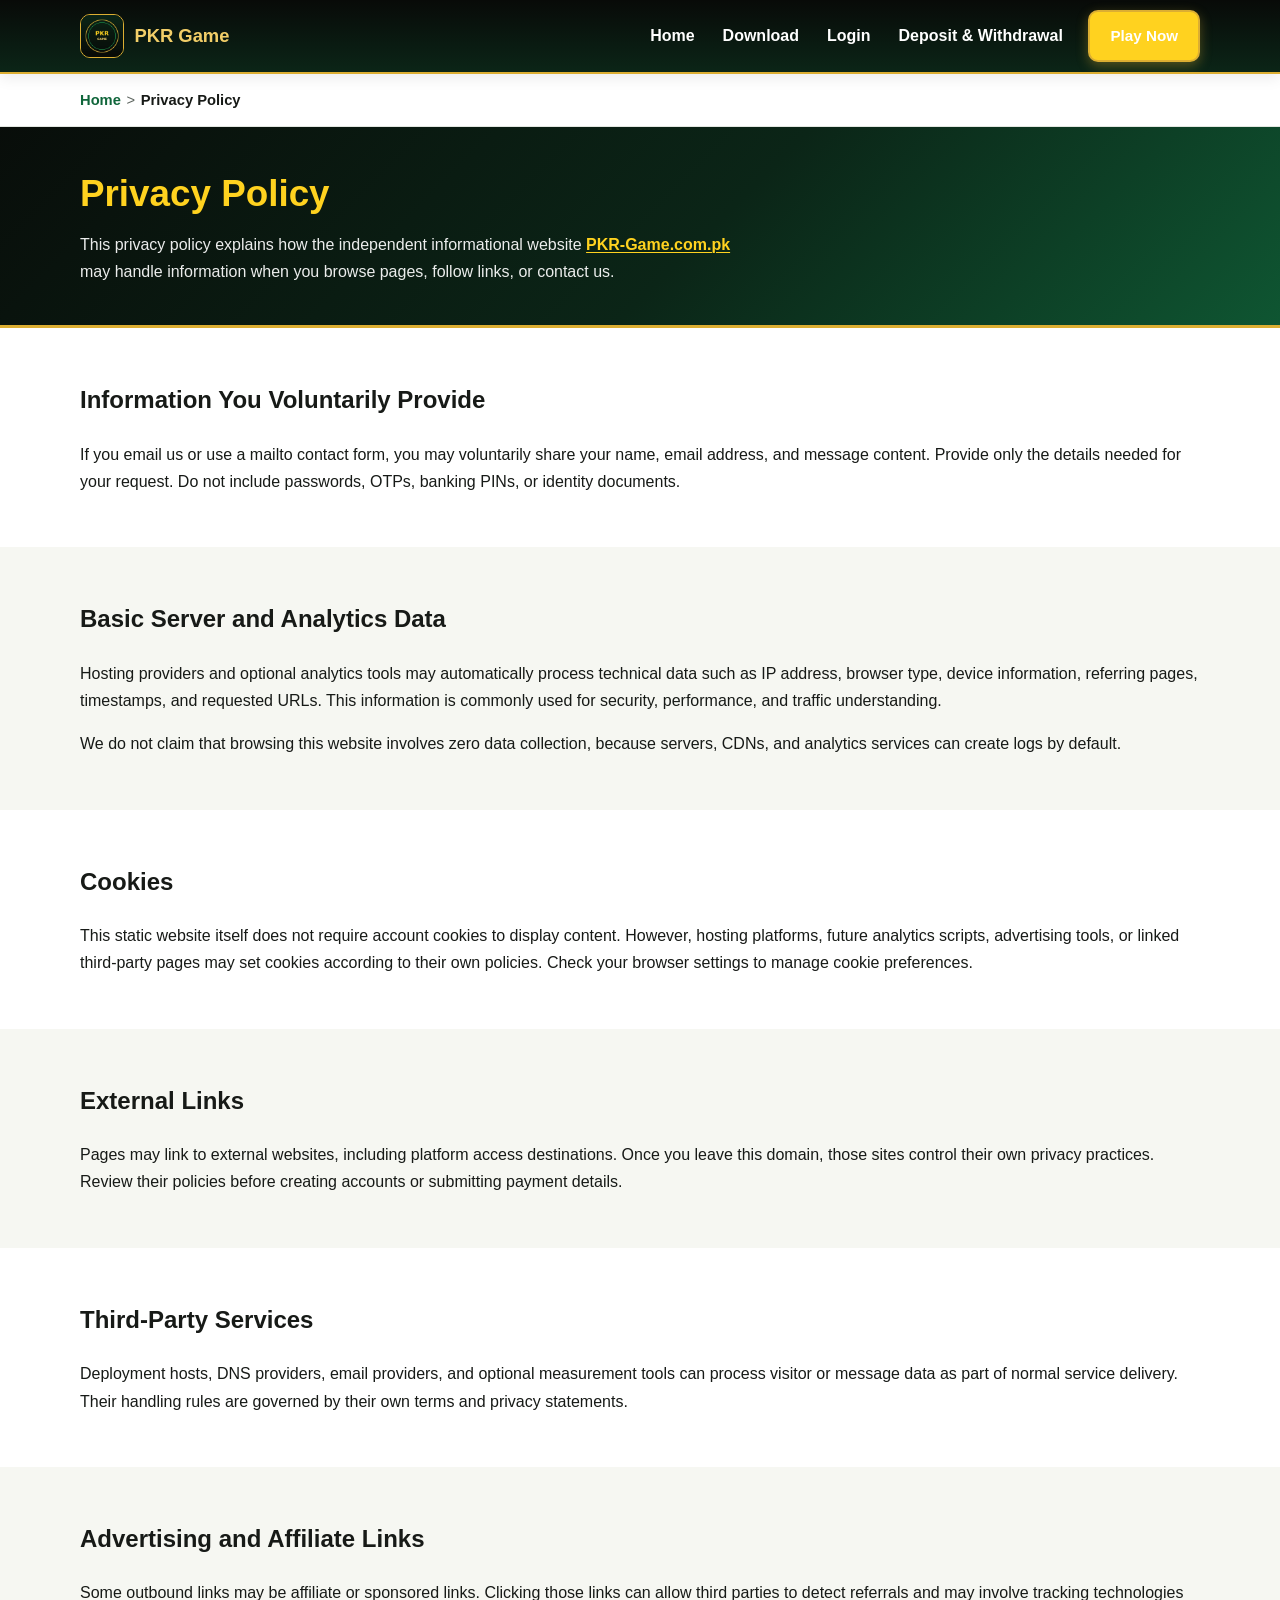
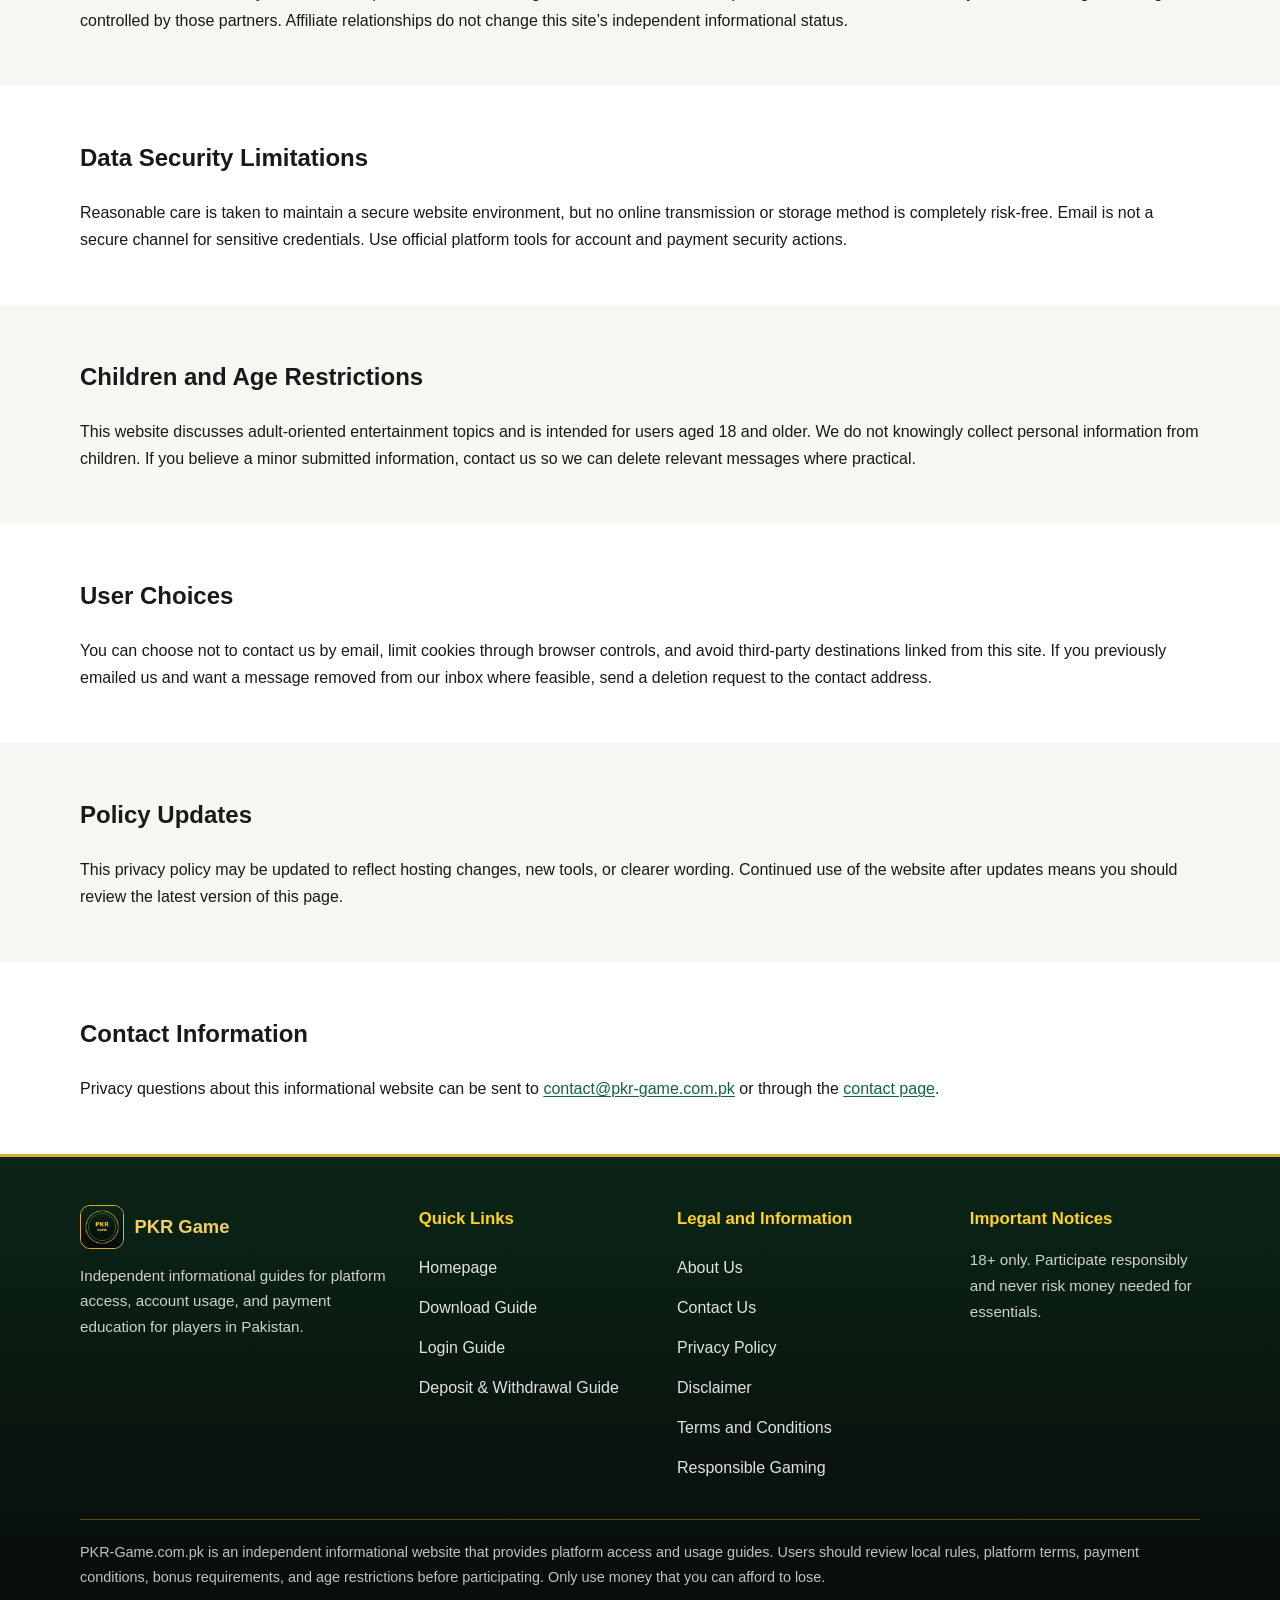
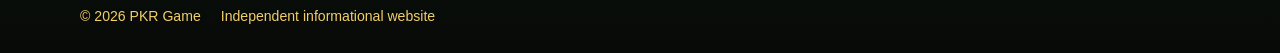
<file: privacy-policy/index.html>
<!DOCTYPE html>
<html lang="en" class="no-js">
<head>
  <script>document.documentElement.classList.remove("no-js");</script>
  <meta charset="UTF-8">
  <meta name="viewport" content="width=device-width, initial-scale=1.0">
  <title>Privacy Policy – PKR Game</title>
  <meta name="description" content="Read the PKR Game privacy policy covering website data, cookies, analytics, external services, user choices, and information security.">
  <link rel="canonical" href="https://pkr-game.com.pk/privacy-policy/">
  <meta name="robots" content="noindex, follow">
  <meta name="theme-color" content="#0b2517">
  <meta property="og:type" content="website">
  <meta property="og:title" content="Privacy Policy – PKR Game">
  <meta property="og:description" content="Read the PKR Game privacy policy covering website data, cookies, analytics, external services, user choices, and information security.">
  <meta property="og:url" content="https://pkr-game.com.pk/privacy-policy/">
  <meta property="og:image" content="https://pkr-game.com.pk/assets/images/home-banner.webp">
  <meta property="og:site_name" content="PKR Game">
  <meta name="twitter:card" content="summary_large_image">
  <meta name="twitter:title" content="Privacy Policy – PKR Game">
  <meta name="twitter:description" content="Read the PKR Game privacy policy covering website data, cookies, analytics, external services, user choices, and information security.">
  <meta name="twitter:image" content="https://pkr-game.com.pk/assets/images/home-banner.webp">
  <link rel="icon" type="image/webp" href="../assets/images/favicon.webp">
  <link rel="manifest" href="../manifest.json">
  <link rel="stylesheet" href="../style.css">
  <script type="application/ld+json">
  {
    "@context": "https://schema.org",
    "@graph": [
      {
        "@type": "WebPage",
        "@id": "https://pkr-game.com.pk/privacy-policy/#webpage",
        "url": "https://pkr-game.com.pk/privacy-policy/",
        "name": "Privacy Policy \u2013 PKR Game",
        "description": "Read the PKR Game privacy policy covering website data, cookies, analytics, external services, user choices, and information security.",
        "inLanguage": "en"
      },
      {
        "@type": "BreadcrumbList",
        "@id": "https://pkr-game.com.pk/privacy-policy/#breadcrumb",
        "itemListElement": [
          {
            "@type": "ListItem",
            "position": 1,
            "name": "Home",
            "item": "https://pkr-game.com.pk/"
          },
          {
            "@type": "ListItem",
            "position": 2,
            "name": "Privacy Policy",
            "item": "https://pkr-game.com.pk/privacy-policy/"
          }
        ]
      }
    ]
  }
  </script>
  <script src="../script.js" defer></script>
</head>
<body>
  <a class="skip-link" href="#main-content">Skip to content</a>

  <header class="site-header">
    <div class="container header-inner">
      <a class="logo-link" href="/">
        <img src="../assets/images/pkr-game-logo.webp" alt="PKR Game logo" width="44" height="44">
        <span class="logo-text">PKR Game</span>
      </a>
      <button class="nav-toggle" type="button" aria-expanded="false" aria-controls="main-nav" aria-label="Open menu">
        <span class="nav-toggle-bar"></span>
        <span class="nav-toggle-bar"></span>
        <span class="nav-toggle-bar"></span>
      </button>
      <nav class="main-nav" id="main-nav" aria-label="Primary">
        <ul class="nav-list">
          <li><a href="/">Home</a></li>
          <li><a href="/pkr-game-download/">Download</a></li>
          <li><a href="/pkr-game-login/">Login</a></li>
          <li><a href="/Deposit-and-withdrawal/">Deposit &amp; Withdrawal</a></li>
        </ul>
        <div class="header-cta">
          <a class="btn btn-primary" href="https://www.okpkr1.com/?id=616425469" target="_blank" rel="nofollow sponsored noopener noreferrer">Play Now</a>
        </div>
      </nav>
    </div>
  </header>

  <nav class="breadcrumb" aria-label="Breadcrumb">
    <div class="container">
      <ol>
        <li><a href="/">Home</a></li>
        <li><span aria-current="page">Privacy Policy</span></li>
      </ol>
    </div>
  </nav>

  <main id="main-content">
    <section class="hero legal-hero" aria-labelledby="privacy-title">
      <div class="container">
        <h1 id="privacy-title">Privacy Policy</h1>
        <p>This privacy policy explains how the independent informational website <a href="https://pkr-game.com.pk/">PKR-Game.com.pk</a> may handle information when you browse pages, follow links, or contact us.</p>
      </div>
    </section>

    <section class="section section-alt">
      <div class="container prose">
        <h2>Information You Voluntarily Provide</h2>
        <p>If you email us or use a mailto contact form, you may voluntarily share your name, email address, and message content. Provide only the details needed for your request. Do not include passwords, OTPs, banking PINs, or identity documents.</p>
      </div>
    </section>

    <section class="section">
      <div class="container prose">
        <h2>Basic Server and Analytics Data</h2>
        <p>Hosting providers and optional analytics tools may automatically process technical data such as IP address, browser type, device information, referring pages, timestamps, and requested URLs. This information is commonly used for security, performance, and traffic understanding.</p>
        <p>We do not claim that browsing this website involves zero data collection, because servers, CDNs, and analytics services can create logs by default.</p>
      </div>
    </section>

    <section class="section section-alt">
      <div class="container prose">
        <h2>Cookies</h2>
        <p>This static website itself does not require account cookies to display content. However, hosting platforms, future analytics scripts, advertising tools, or linked third-party pages may set cookies according to their own policies. Check your browser settings to manage cookie preferences.</p>
      </div>
    </section>

    <section class="section">
      <div class="container prose">
        <h2>External Links</h2>
        <p>Pages may link to external websites, including platform access destinations. Once you leave this domain, those sites control their own privacy practices. Review their policies before creating accounts or submitting payment details.</p>
      </div>
    </section>

    <section class="section section-alt">
      <div class="container prose">
        <h2>Third-Party Services</h2>
        <p>Deployment hosts, DNS providers, email providers, and optional measurement tools can process visitor or message data as part of normal service delivery. Their handling rules are governed by their own terms and privacy statements.</p>
      </div>
    </section>

    <section class="section">
      <div class="container prose">
        <h2>Advertising and Affiliate Links</h2>
        <p>Some outbound links may be affiliate or sponsored links. Clicking those links can allow third parties to detect referrals and may involve tracking technologies controlled by those partners. Affiliate relationships do not change this site’s independent informational status.</p>
      </div>
    </section>

    <section class="section section-alt">
      <div class="container prose">
        <h2>Data Security Limitations</h2>
        <p>Reasonable care is taken to maintain a secure website environment, but no online transmission or storage method is completely risk-free. Email is not a secure channel for sensitive credentials. Use official platform tools for account and payment security actions.</p>
      </div>
    </section>

    <section class="section">
      <div class="container prose">
        <h2>Children and Age Restrictions</h2>
        <p>This website discusses adult-oriented entertainment topics and is intended for users aged 18 and older. We do not knowingly collect personal information from children. If you believe a minor submitted information, contact us so we can delete relevant messages where practical.</p>
      </div>
    </section>

    <section class="section section-alt">
      <div class="container prose">
        <h2>User Choices</h2>
        <p>You can choose not to contact us by email, limit cookies through browser controls, and avoid third-party destinations linked from this site. If you previously emailed us and want a message removed from our inbox where feasible, send a deletion request to the contact address.</p>
      </div>
    </section>

    <section class="section">
      <div class="container prose">
        <h2>Policy Updates</h2>
        <p>This privacy policy may be updated to reflect hosting changes, new tools, or clearer wording. Continued use of the website after updates means you should review the latest version of this page.</p>
      </div>
    </section>

    <section class="section section-alt">
      <div class="container prose">
        <h2>Contact Information</h2>
        <p>Privacy questions about this informational website can be sent to <a href="mailto:contact@pkr-game.com.pk">contact@pkr-game.com.pk</a> or through the <a href="/contact-us/">contact page</a>.</p>
      </div>
    </section>
  </main>

  <footer class="site-footer">
    <div class="container">
      <div class="footer-grid">
        <div class="footer-brand">
          <a class="logo-link" href="/">
            <img src="../assets/images/pkr-game-logo.webp" alt="PKR Game logo" width="44" height="44" loading="lazy">
            <span class="logo-text">PKR Game</span>
          </a>
          <p>Independent informational guides for platform access, account usage, and payment education for players in Pakistan.</p>
        </div>
        <div class="footer-col">
          <h2>Quick Links</h2>
          <ul class="footer-links">
            <li><a href="/">Homepage</a></li>
            <li><a href="/pkr-game-download/">Download Guide</a></li>
            <li><a href="/pkr-game-login/">Login Guide</a></li>
            <li><a href="/Deposit-and-withdrawal/">Deposit &amp; Withdrawal Guide</a></li>
          </ul>
        </div>
        <div class="footer-col">
          <h2>Legal and Information</h2>
          <ul class="footer-links">
            <li><a href="/about-us/">About Us</a></li>
            <li><a href="/contact-us/">Contact Us</a></li>
            <li><a href="/privacy-policy/">Privacy Policy</a></li>
            <li><a href="/disclaimer/">Disclaimer</a></li>
            <li><a href="/terms-and-conditions/">Terms and Conditions</a></li>
            <li><a href="/responsible-gaming/">Responsible Gaming</a></li>
          </ul>
        </div>
        <div class="footer-col">
          <h2>Important Notices</h2>
          <p>18+ only. Participate responsibly and never risk money needed for essentials.</p>
        </div>
      </div>
      <div class="footer-disclaimer">
        <p>PKR-Game.com.pk is an independent informational website that provides platform access and usage guides. Users should review local rules, platform terms, payment conditions, bonus requirements, and age restrictions before participating. Only use money that you can afford to lose.</p>
        <div class="footer-meta">
          <span>&copy; <span id="copyright-year">2026</span> PKR Game</span>
          <span>Independent informational website</span>
        </div>
      </div>
    </div>
  </footer>

  <button class="back-to-top" type="button" aria-label="Back to top">↑</button>
</body>
</html>
</file>
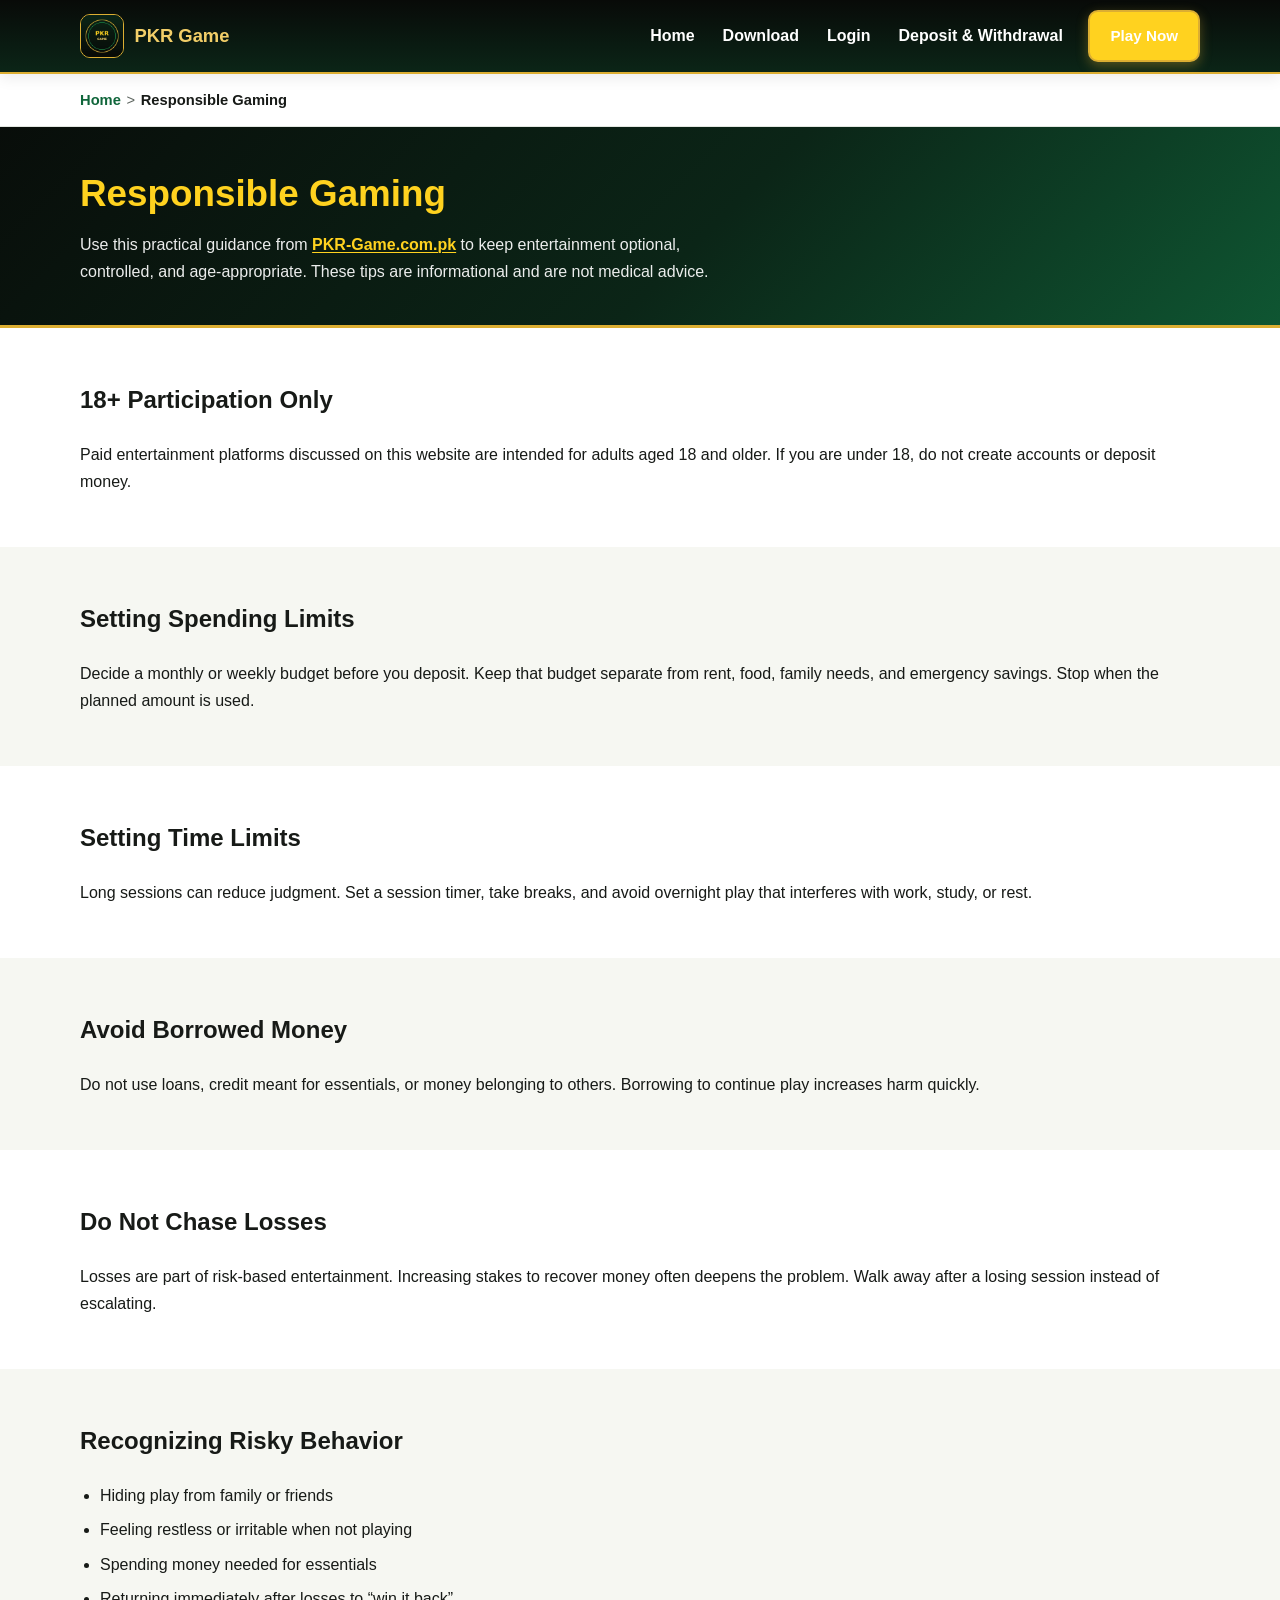
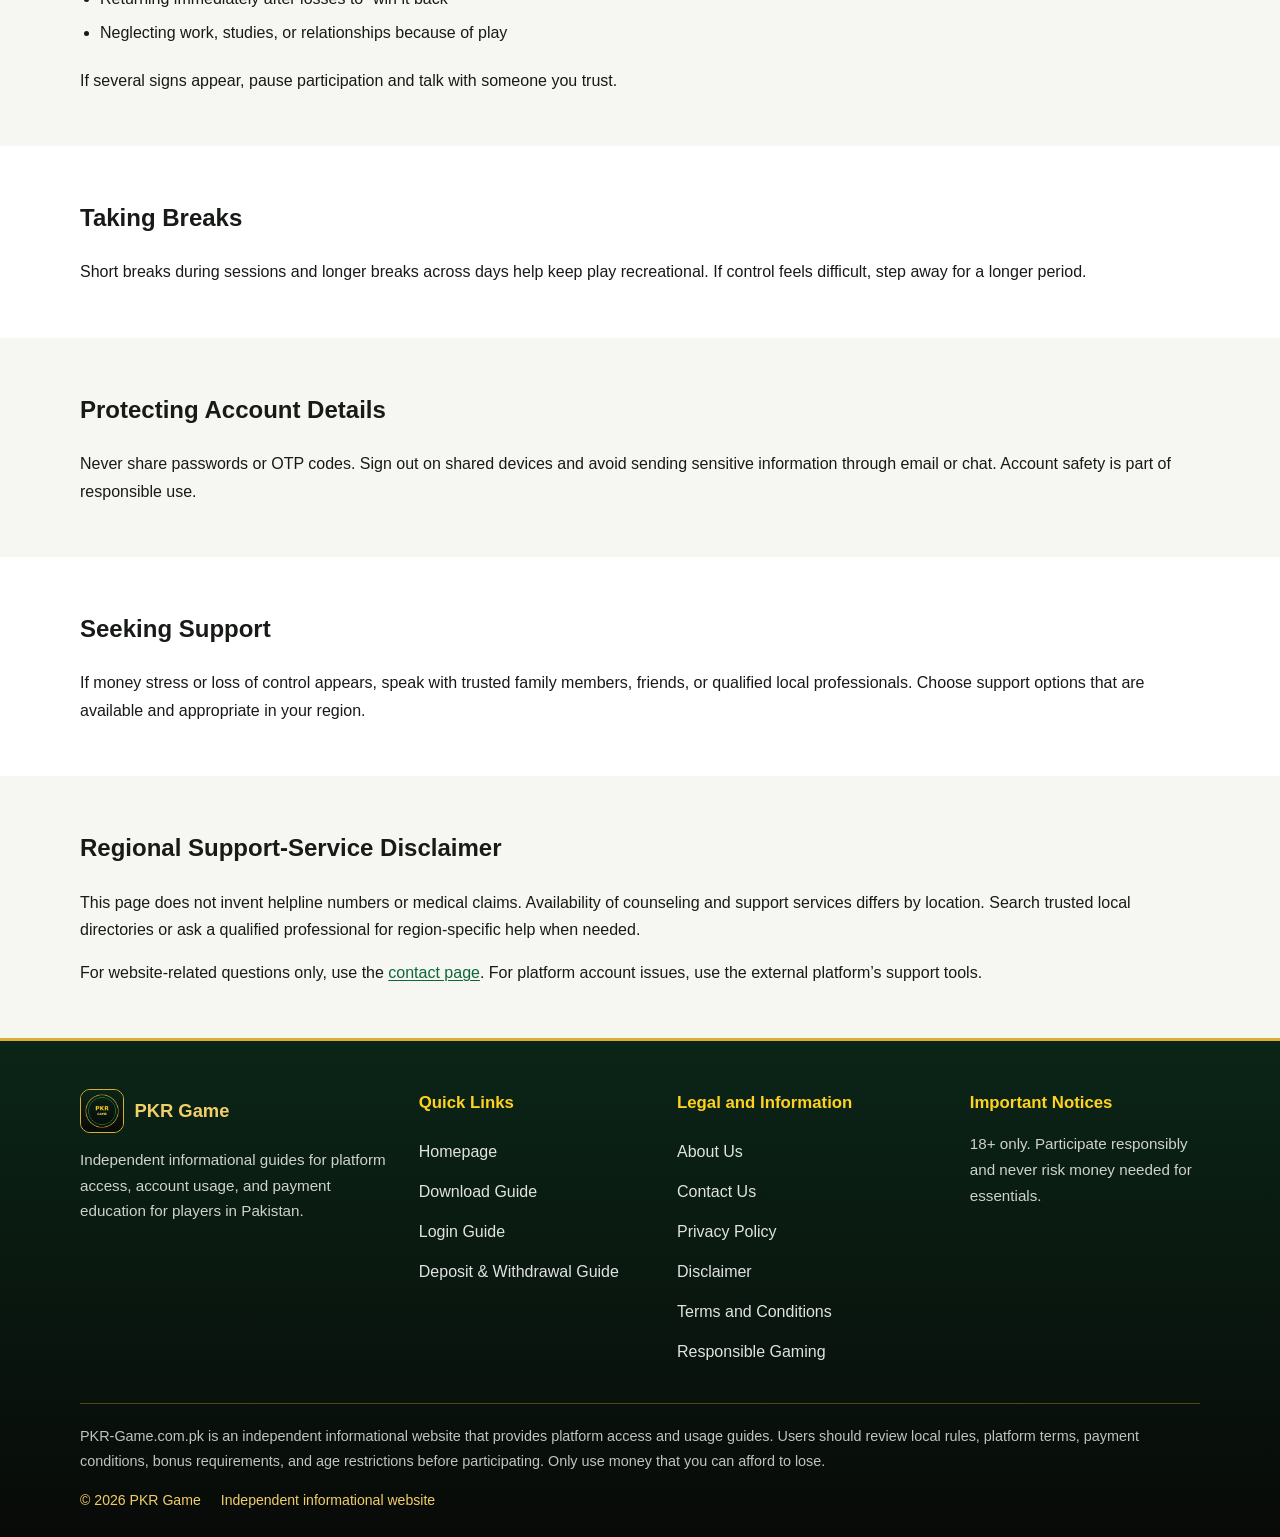
<file: responsible-gaming/index.html>
<!DOCTYPE html>
<html lang="en" class="no-js">
<head>
  <script>document.documentElement.classList.remove("no-js");</script>
  <meta charset="UTF-8">
  <meta name="viewport" content="width=device-width, initial-scale=1.0">
  <title>Responsible Gaming Guide – PKR Game</title>
  <meta name="description" content="Read responsible gaming guidance about age limits, spending control, time limits, avoiding losses, account safety, and seeking support.">
  <link rel="canonical" href="https://pkr-game.com.pk/responsible-gaming/">
  <meta name="robots" content="noindex, follow">
  <meta name="theme-color" content="#0b2517">
  <meta property="og:type" content="website">
  <meta property="og:title" content="Responsible Gaming Guide – PKR Game">
  <meta property="og:description" content="Read responsible gaming guidance about age limits, spending control, time limits, avoiding losses, account safety, and seeking support.">
  <meta property="og:url" content="https://pkr-game.com.pk/responsible-gaming/">
  <meta property="og:image" content="https://pkr-game.com.pk/assets/images/home-banner.webp">
  <meta property="og:site_name" content="PKR Game">
  <meta name="twitter:card" content="summary_large_image">
  <meta name="twitter:title" content="Responsible Gaming Guide – PKR Game">
  <meta name="twitter:description" content="Read responsible gaming guidance about age limits, spending control, time limits, avoiding losses, account safety, and seeking support.">
  <meta name="twitter:image" content="https://pkr-game.com.pk/assets/images/home-banner.webp">
  <link rel="icon" type="image/webp" href="../assets/images/favicon.webp">
  <link rel="manifest" href="../manifest.json">
  <link rel="stylesheet" href="../style.css">
  <script type="application/ld+json">
  {
    "@context": "https://schema.org",
    "@graph": [
      {
        "@type": "WebPage",
        "@id": "https://pkr-game.com.pk/responsible-gaming/#webpage",
        "url": "https://pkr-game.com.pk/responsible-gaming/",
        "name": "Responsible Gaming Guide \u2013 PKR Game",
        "description": "Read responsible gaming guidance about age limits, spending control, time limits, avoiding losses, account safety, and seeking support.",
        "inLanguage": "en"
      },
      {
        "@type": "BreadcrumbList",
        "@id": "https://pkr-game.com.pk/responsible-gaming/#breadcrumb",
        "itemListElement": [
          {
            "@type": "ListItem",
            "position": 1,
            "name": "Home",
            "item": "https://pkr-game.com.pk/"
          },
          {
            "@type": "ListItem",
            "position": 2,
            "name": "Responsible Gaming",
            "item": "https://pkr-game.com.pk/responsible-gaming/"
          }
        ]
      }
    ]
  }
  </script>
  <script src="../script.js" defer></script>
</head>
<body>
  <a class="skip-link" href="#main-content">Skip to content</a>

  <header class="site-header">
    <div class="container header-inner">
      <a class="logo-link" href="/">
        <img src="../assets/images/pkr-game-logo.webp" alt="PKR Game logo" width="44" height="44">
        <span class="logo-text">PKR Game</span>
      </a>
      <button class="nav-toggle" type="button" aria-expanded="false" aria-controls="main-nav" aria-label="Open menu">
        <span class="nav-toggle-bar"></span>
        <span class="nav-toggle-bar"></span>
        <span class="nav-toggle-bar"></span>
      </button>
      <nav class="main-nav" id="main-nav" aria-label="Primary">
        <ul class="nav-list">
          <li><a href="/">Home</a></li>
          <li><a href="/pkr-game-download/">Download</a></li>
          <li><a href="/pkr-game-login/">Login</a></li>
          <li><a href="/Deposit-and-withdrawal/">Deposit &amp; Withdrawal</a></li>
        </ul>
        <div class="header-cta">
          <a class="btn btn-primary" href="https://www.okpkr1.com/?id=616425469" target="_blank" rel="nofollow sponsored noopener noreferrer">Play Now</a>
        </div>
      </nav>
    </div>
  </header>

  <nav class="breadcrumb" aria-label="Breadcrumb">
    <div class="container">
      <ol>
        <li><a href="/">Home</a></li>
        <li><span aria-current="page">Responsible Gaming</span></li>
      </ol>
    </div>
  </nav>

  <main id="main-content">
    <section class="hero legal-hero" aria-labelledby="rg-title">
      <div class="container">
        <h1 id="rg-title">Responsible Gaming</h1>
        <p>Use this practical guidance from <a href="https://pkr-game.com.pk/">PKR-Game.com.pk</a> to keep entertainment optional, controlled, and age-appropriate. These tips are informational and are not medical advice.</p>
      </div>
    </section>

    <section class="section section-alt">
      <div class="container prose">
        <h2>18+ Participation Only</h2>
        <p>Paid entertainment platforms discussed on this website are intended for adults aged 18 and older. If you are under 18, do not create accounts or deposit money.</p>
      </div>
    </section>

    <section class="section">
      <div class="container prose">
        <h2>Setting Spending Limits</h2>
        <p>Decide a monthly or weekly budget before you deposit. Keep that budget separate from rent, food, family needs, and emergency savings. Stop when the planned amount is used.</p>
      </div>
    </section>

    <section class="section section-alt">
      <div class="container prose">
        <h2>Setting Time Limits</h2>
        <p>Long sessions can reduce judgment. Set a session timer, take breaks, and avoid overnight play that interferes with work, study, or rest.</p>
      </div>
    </section>

    <section class="section">
      <div class="container prose">
        <h2>Avoid Borrowed Money</h2>
        <p>Do not use loans, credit meant for essentials, or money belonging to others. Borrowing to continue play increases harm quickly.</p>
      </div>
    </section>

    <section class="section section-alt">
      <div class="container prose">
        <h2>Do Not Chase Losses</h2>
        <p>Losses are part of risk-based entertainment. Increasing stakes to recover money often deepens the problem. Walk away after a losing session instead of escalating.</p>
      </div>
    </section>

    <section class="section">
      <div class="container prose">
        <h2>Recognizing Risky Behavior</h2>
        <ul class="legal-list">
          <li>Hiding play from family or friends</li>
          <li>Feeling restless or irritable when not playing</li>
          <li>Spending money needed for essentials</li>
          <li>Returning immediately after losses to “win it back”</li>
          <li>Neglecting work, studies, or relationships because of play</li>
        </ul>
        <p>If several signs appear, pause participation and talk with someone you trust.</p>
      </div>
    </section>

    <section class="section section-alt">
      <div class="container prose">
        <h2>Taking Breaks</h2>
        <p>Short breaks during sessions and longer breaks across days help keep play recreational. If control feels difficult, step away for a longer period.</p>
      </div>
    </section>

    <section class="section">
      <div class="container prose">
        <h2>Protecting Account Details</h2>
        <p>Never share passwords or OTP codes. Sign out on shared devices and avoid sending sensitive information through email or chat. Account safety is part of responsible use.</p>
      </div>
    </section>

    <section class="section section-alt">
      <div class="container prose">
        <h2>Seeking Support</h2>
        <p>If money stress or loss of control appears, speak with trusted family members, friends, or qualified local professionals. Choose support options that are available and appropriate in your region.</p>
      </div>
    </section>

    <section class="section">
      <div class="container prose">
        <h2>Regional Support-Service Disclaimer</h2>
        <p>This page does not invent helpline numbers or medical claims. Availability of counseling and support services differs by location. Search trusted local directories or ask a qualified professional for region-specific help when needed.</p>
        <p>For website-related questions only, use the <a href="/contact-us/">contact page</a>. For platform account issues, use the external platform’s support tools.</p>
      </div>
    </section>
  </main>

  <footer class="site-footer">
    <div class="container">
      <div class="footer-grid">
        <div class="footer-brand">
          <a class="logo-link" href="/">
            <img src="../assets/images/pkr-game-logo.webp" alt="PKR Game logo" width="44" height="44" loading="lazy">
            <span class="logo-text">PKR Game</span>
          </a>
          <p>Independent informational guides for platform access, account usage, and payment education for players in Pakistan.</p>
        </div>
        <div class="footer-col">
          <h2>Quick Links</h2>
          <ul class="footer-links">
            <li><a href="/">Homepage</a></li>
            <li><a href="/pkr-game-download/">Download Guide</a></li>
            <li><a href="/pkr-game-login/">Login Guide</a></li>
            <li><a href="/Deposit-and-withdrawal/">Deposit &amp; Withdrawal Guide</a></li>
          </ul>
        </div>
        <div class="footer-col">
          <h2>Legal and Information</h2>
          <ul class="footer-links">
            <li><a href="/about-us/">About Us</a></li>
            <li><a href="/contact-us/">Contact Us</a></li>
            <li><a href="/privacy-policy/">Privacy Policy</a></li>
            <li><a href="/disclaimer/">Disclaimer</a></li>
            <li><a href="/terms-and-conditions/">Terms and Conditions</a></li>
            <li><a href="/responsible-gaming/">Responsible Gaming</a></li>
          </ul>
        </div>
        <div class="footer-col">
          <h2>Important Notices</h2>
          <p>18+ only. Participate responsibly and never risk money needed for essentials.</p>
        </div>
      </div>
      <div class="footer-disclaimer">
        <p>PKR-Game.com.pk is an independent informational website that provides platform access and usage guides. Users should review local rules, platform terms, payment conditions, bonus requirements, and age restrictions before participating. Only use money that you can afford to lose.</p>
        <div class="footer-meta">
          <span>&copy; <span id="copyright-year">2026</span> PKR Game</span>
          <span>Independent informational website</span>
        </div>
      </div>
    </div>
  </footer>

  <button class="back-to-top" type="button" aria-label="Back to top">↑</button>
</body>
</html>
</file>
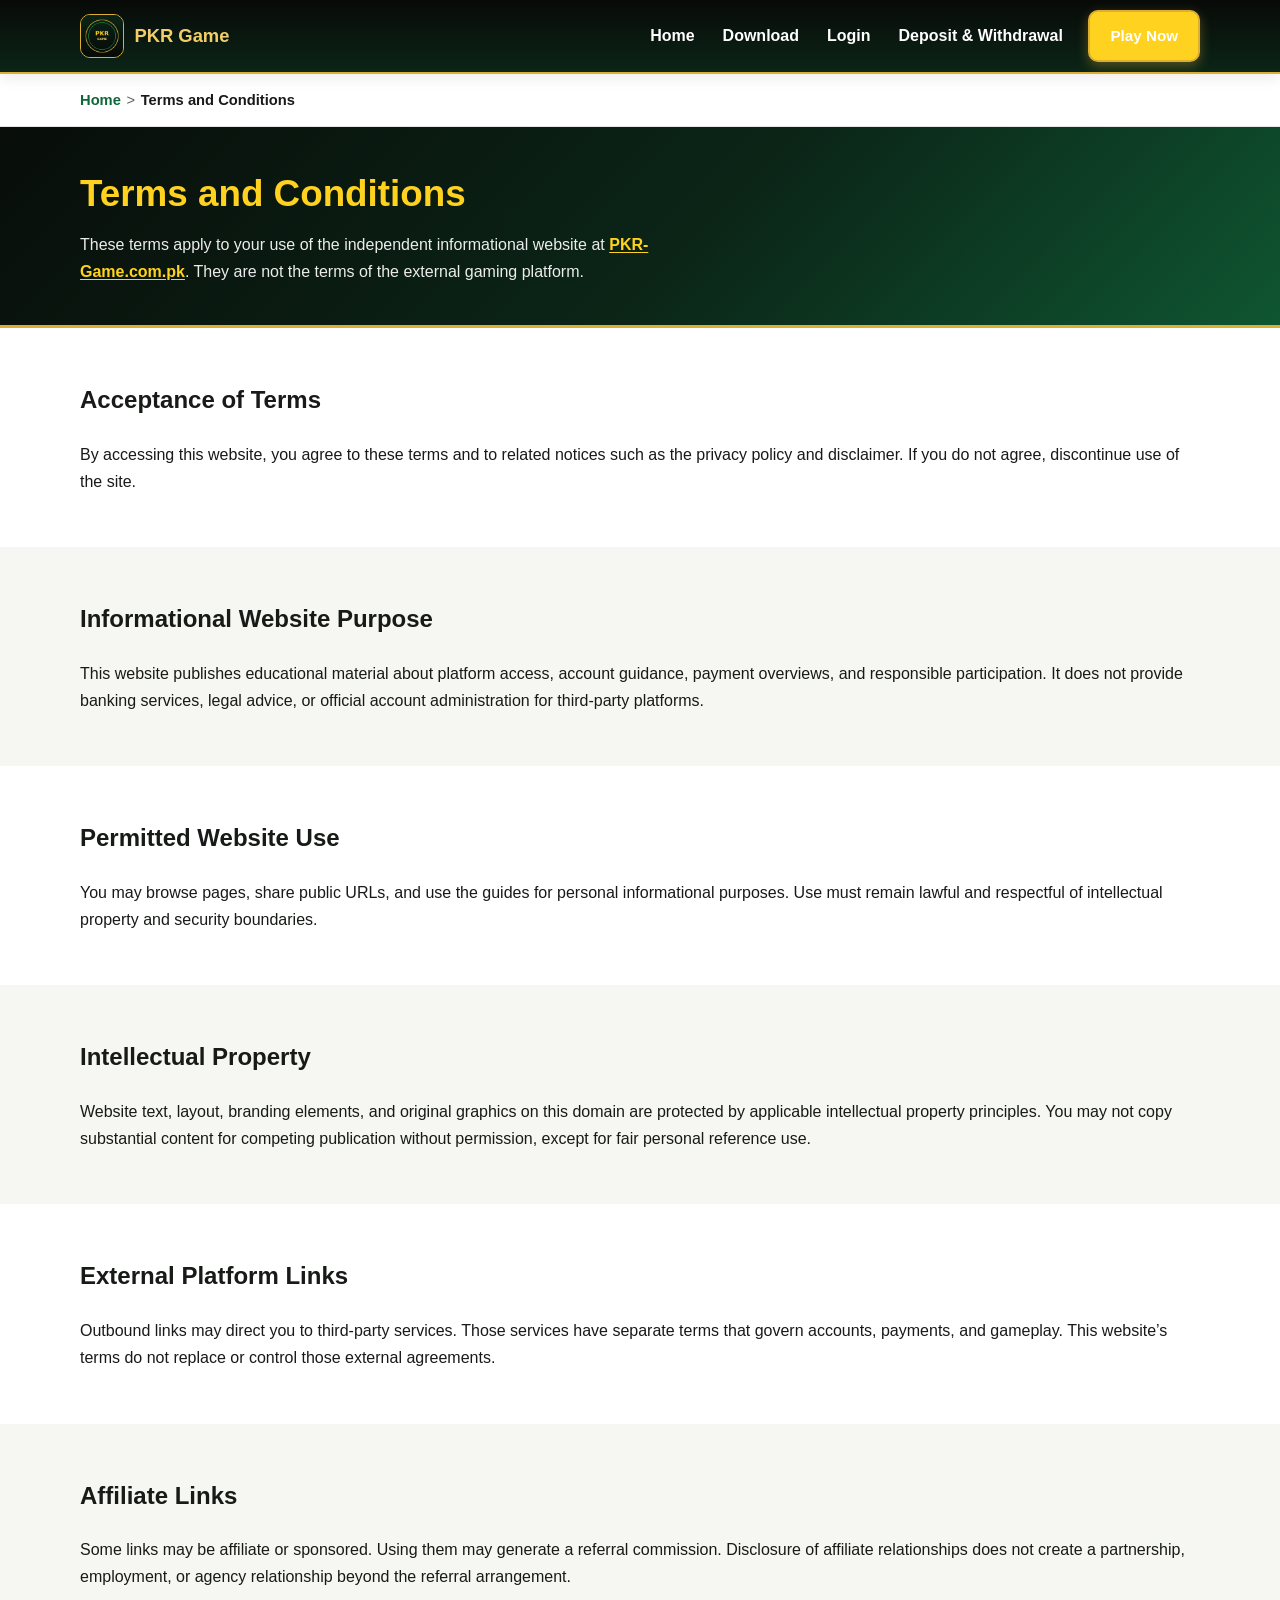
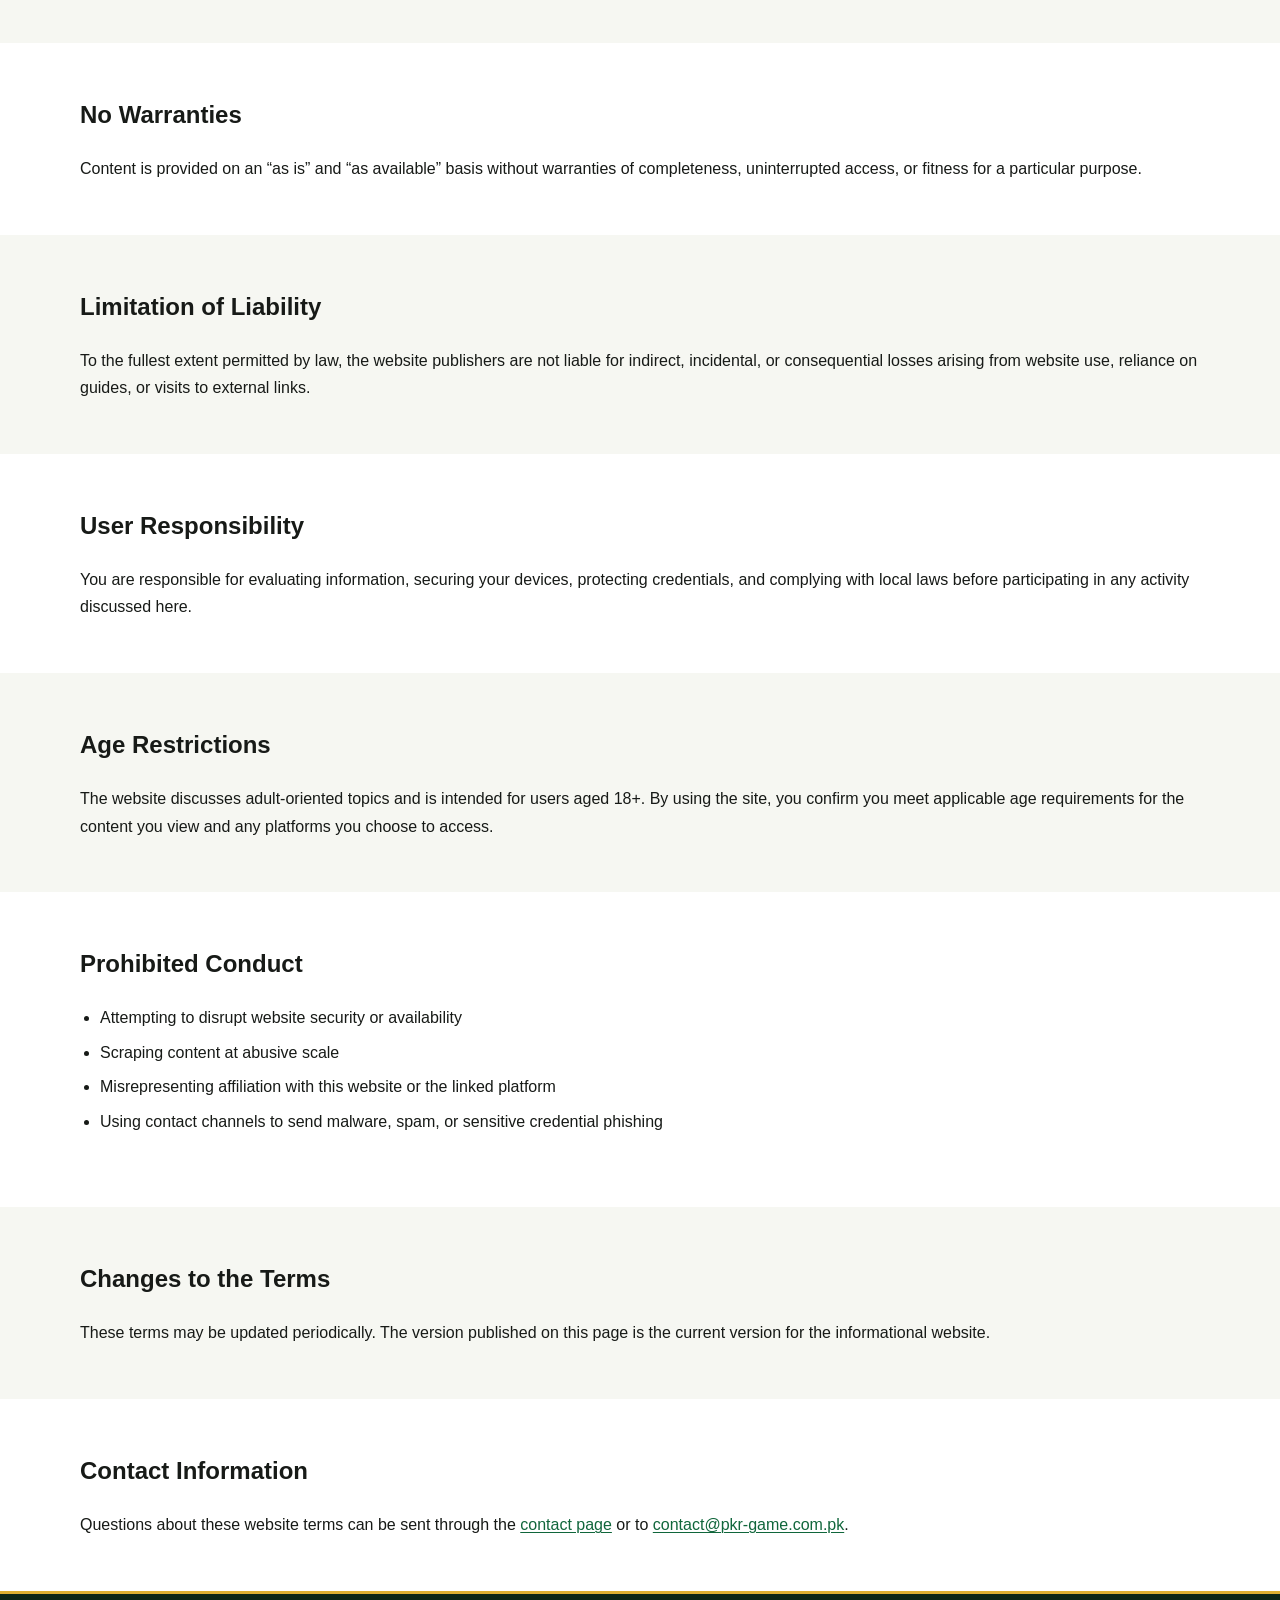
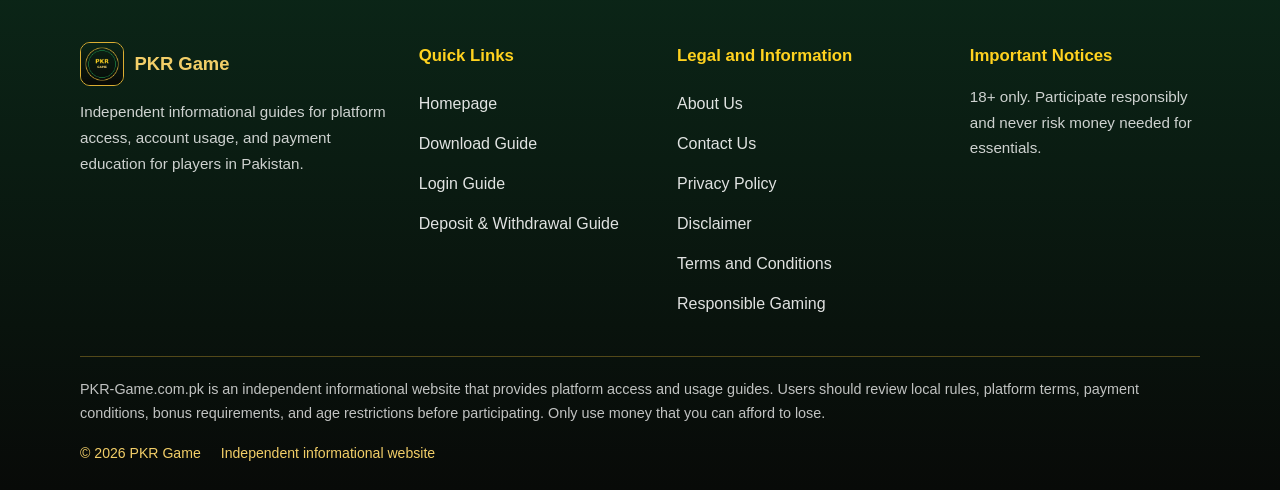
<file: terms-and-conditions/index.html>
<!DOCTYPE html>
<html lang="en" class="no-js">
<head>
  <script>document.documentElement.classList.remove("no-js");</script>
  <meta charset="UTF-8">
  <meta name="viewport" content="width=device-width, initial-scale=1.0">
  <title>Terms and Conditions – PKR Game</title>
  <meta name="description" content="Review the PKR Game website terms covering informational use, external links, intellectual property, responsibilities, limitations, and age restrictions.">
  <link rel="canonical" href="https://pkr-game.com.pk/terms-and-conditions/">
  <meta name="robots" content="noindex, follow">
  <meta name="theme-color" content="#0b2517">
  <meta property="og:type" content="website">
  <meta property="og:title" content="Terms and Conditions – PKR Game">
  <meta property="og:description" content="Review the PKR Game website terms covering informational use, external links, intellectual property, responsibilities, limitations, and age restrictions.">
  <meta property="og:url" content="https://pkr-game.com.pk/terms-and-conditions/">
  <meta property="og:image" content="https://pkr-game.com.pk/assets/images/home-banner.webp">
  <meta property="og:site_name" content="PKR Game">
  <meta name="twitter:card" content="summary_large_image">
  <meta name="twitter:title" content="Terms and Conditions – PKR Game">
  <meta name="twitter:description" content="Review the PKR Game website terms covering informational use, external links, intellectual property, responsibilities, limitations, and age restrictions.">
  <meta name="twitter:image" content="https://pkr-game.com.pk/assets/images/home-banner.webp">
  <link rel="icon" type="image/webp" href="../assets/images/favicon.webp">
  <link rel="manifest" href="../manifest.json">
  <link rel="stylesheet" href="../style.css">
  <script type="application/ld+json">
  {
    "@context": "https://schema.org",
    "@graph": [
      {
        "@type": "WebPage",
        "@id": "https://pkr-game.com.pk/terms-and-conditions/#webpage",
        "url": "https://pkr-game.com.pk/terms-and-conditions/",
        "name": "Terms and Conditions \u2013 PKR Game",
        "description": "Review the PKR Game website terms covering informational use, external links, intellectual property, responsibilities, limitations, and age restrictions.",
        "inLanguage": "en"
      },
      {
        "@type": "BreadcrumbList",
        "@id": "https://pkr-game.com.pk/terms-and-conditions/#breadcrumb",
        "itemListElement": [
          {
            "@type": "ListItem",
            "position": 1,
            "name": "Home",
            "item": "https://pkr-game.com.pk/"
          },
          {
            "@type": "ListItem",
            "position": 2,
            "name": "Terms and Conditions",
            "item": "https://pkr-game.com.pk/terms-and-conditions/"
          }
        ]
      }
    ]
  }
  </script>
  <script src="../script.js" defer></script>
</head>
<body>
  <a class="skip-link" href="#main-content">Skip to content</a>

  <header class="site-header">
    <div class="container header-inner">
      <a class="logo-link" href="/">
        <img src="../assets/images/pkr-game-logo.webp" alt="PKR Game logo" width="44" height="44">
        <span class="logo-text">PKR Game</span>
      </a>
      <button class="nav-toggle" type="button" aria-expanded="false" aria-controls="main-nav" aria-label="Open menu">
        <span class="nav-toggle-bar"></span>
        <span class="nav-toggle-bar"></span>
        <span class="nav-toggle-bar"></span>
      </button>
      <nav class="main-nav" id="main-nav" aria-label="Primary">
        <ul class="nav-list">
          <li><a href="/">Home</a></li>
          <li><a href="/pkr-game-download/">Download</a></li>
          <li><a href="/pkr-game-login/">Login</a></li>
          <li><a href="/Deposit-and-withdrawal/">Deposit &amp; Withdrawal</a></li>
        </ul>
        <div class="header-cta">
          <a class="btn btn-primary" href="https://www.okpkr1.com/?id=616425469" target="_blank" rel="nofollow sponsored noopener noreferrer">Play Now</a>
        </div>
      </nav>
    </div>
  </header>

  <nav class="breadcrumb" aria-label="Breadcrumb">
    <div class="container">
      <ol>
        <li><a href="/">Home</a></li>
        <li><span aria-current="page">Terms and Conditions</span></li>
      </ol>
    </div>
  </nav>

  <main id="main-content">
    <section class="hero legal-hero" aria-labelledby="terms-title">
      <div class="container">
        <h1 id="terms-title">Terms and Conditions</h1>
        <p>These terms apply to your use of the independent informational website at <a href="https://pkr-game.com.pk/">PKR-Game.com.pk</a>. They are not the terms of the external gaming platform.</p>
      </div>
    </section>

    <section class="section section-alt">
      <div class="container prose">
        <h2>Acceptance of Terms</h2>
        <p>By accessing this website, you agree to these terms and to related notices such as the privacy policy and disclaimer. If you do not agree, discontinue use of the site.</p>
      </div>
    </section>

    <section class="section">
      <div class="container prose">
        <h2>Informational Website Purpose</h2>
        <p>This website publishes educational material about platform access, account guidance, payment overviews, and responsible participation. It does not provide banking services, legal advice, or official account administration for third-party platforms.</p>
      </div>
    </section>

    <section class="section section-alt">
      <div class="container prose">
        <h2>Permitted Website Use</h2>
        <p>You may browse pages, share public URLs, and use the guides for personal informational purposes. Use must remain lawful and respectful of intellectual property and security boundaries.</p>
      </div>
    </section>

    <section class="section">
      <div class="container prose">
        <h2>Intellectual Property</h2>
        <p>Website text, layout, branding elements, and original graphics on this domain are protected by applicable intellectual property principles. You may not copy substantial content for competing publication without permission, except for fair personal reference use.</p>
      </div>
    </section>

    <section class="section section-alt">
      <div class="container prose">
        <h2>External Platform Links</h2>
        <p>Outbound links may direct you to third-party services. Those services have separate terms that govern accounts, payments, and gameplay. This website’s terms do not replace or control those external agreements.</p>
      </div>
    </section>

    <section class="section">
      <div class="container prose">
        <h2>Affiliate Links</h2>
        <p>Some links may be affiliate or sponsored. Using them may generate a referral commission. Disclosure of affiliate relationships does not create a partnership, employment, or agency relationship beyond the referral arrangement.</p>
      </div>
    </section>

    <section class="section section-alt">
      <div class="container prose">
        <h2>No Warranties</h2>
        <p>Content is provided on an “as is” and “as available” basis without warranties of completeness, uninterrupted access, or fitness for a particular purpose.</p>
      </div>
    </section>

    <section class="section">
      <div class="container prose">
        <h2>Limitation of Liability</h2>
        <p>To the fullest extent permitted by law, the website publishers are not liable for indirect, incidental, or consequential losses arising from website use, reliance on guides, or visits to external links.</p>
      </div>
    </section>

    <section class="section section-alt">
      <div class="container prose">
        <h2>User Responsibility</h2>
        <p>You are responsible for evaluating information, securing your devices, protecting credentials, and complying with local laws before participating in any activity discussed here.</p>
      </div>
    </section>

    <section class="section">
      <div class="container prose">
        <h2>Age Restrictions</h2>
        <p>The website discusses adult-oriented topics and is intended for users aged 18+. By using the site, you confirm you meet applicable age requirements for the content you view and any platforms you choose to access.</p>
      </div>
    </section>

    <section class="section section-alt">
      <div class="container prose">
        <h2>Prohibited Conduct</h2>
        <ul class="legal-list">
          <li>Attempting to disrupt website security or availability</li>
          <li>Scraping content at abusive scale</li>
          <li>Misrepresenting affiliation with this website or the linked platform</li>
          <li>Using contact channels to send malware, spam, or sensitive credential phishing</li>
        </ul>
      </div>
    </section>

    <section class="section">
      <div class="container prose">
        <h2>Changes to the Terms</h2>
        <p>These terms may be updated periodically. The version published on this page is the current version for the informational website.</p>
      </div>
    </section>

    <section class="section section-alt">
      <div class="container prose">
        <h2>Contact Information</h2>
        <p>Questions about these website terms can be sent through the <a href="/contact-us/">contact page</a> or to <a href="mailto:contact@pkr-game.com.pk">contact@pkr-game.com.pk</a>.</p>
      </div>
    </section>
  </main>

  <footer class="site-footer">
    <div class="container">
      <div class="footer-grid">
        <div class="footer-brand">
          <a class="logo-link" href="/">
            <img src="../assets/images/pkr-game-logo.webp" alt="PKR Game logo" width="44" height="44" loading="lazy">
            <span class="logo-text">PKR Game</span>
          </a>
          <p>Independent informational guides for platform access, account usage, and payment education for players in Pakistan.</p>
        </div>
        <div class="footer-col">
          <h2>Quick Links</h2>
          <ul class="footer-links">
            <li><a href="/">Homepage</a></li>
            <li><a href="/pkr-game-download/">Download Guide</a></li>
            <li><a href="/pkr-game-login/">Login Guide</a></li>
            <li><a href="/Deposit-and-withdrawal/">Deposit &amp; Withdrawal Guide</a></li>
          </ul>
        </div>
        <div class="footer-col">
          <h2>Legal and Information</h2>
          <ul class="footer-links">
            <li><a href="/about-us/">About Us</a></li>
            <li><a href="/contact-us/">Contact Us</a></li>
            <li><a href="/privacy-policy/">Privacy Policy</a></li>
            <li><a href="/disclaimer/">Disclaimer</a></li>
            <li><a href="/terms-and-conditions/">Terms and Conditions</a></li>
            <li><a href="/responsible-gaming/">Responsible Gaming</a></li>
          </ul>
        </div>
        <div class="footer-col">
          <h2>Important Notices</h2>
          <p>18+ only. Participate responsibly and never risk money needed for essentials.</p>
        </div>
      </div>
      <div class="footer-disclaimer">
        <p>PKR-Game.com.pk is an independent informational website that provides platform access and usage guides. Users should review local rules, platform terms, payment conditions, bonus requirements, and age restrictions before participating. Only use money that you can afford to lose.</p>
        <div class="footer-meta">
          <span>&copy; <span id="copyright-year">2026</span> PKR Game</span>
          <span>Independent informational website</span>
        </div>
      </div>
    </div>
  </footer>

  <button class="back-to-top" type="button" aria-label="Back to top">↑</button>
</body>
</html>
</file>
<file: style.css>
/* PKR Game – Shared Styles */
:root {
  --black: #080a08;
  --dark-green: #0b2517;
  --green: #19c463;
  --deep-green: #10663b;
  --yellow: #ffd21f;
  --golden: #dcae32;
  --light-gold: #f2ce68;
  --white: #ffffff;
  --light-background: #f6f7f2;
  --text-dark: #171a17;
  --text-muted: #5d655f;
  --shadow: 0 8px 24px rgba(8, 10, 8, 0.12);
  --shadow-soft: 0 4px 14px rgba(8, 10, 8, 0.08);
  --radius: 14px;
  --header-height: 72px;
  --max-width: 1120px;
  --transition: 0.25s ease;
}

*,
*::before,
*::after {
  box-sizing: border-box;
}

html {
  scroll-behavior: smooth;
}

body {
  margin: 0;
  font-family: Arial, Helvetica, sans-serif;
  font-size: 1rem;
  line-height: 1.7;
  color: var(--text-dark);
  background: var(--light-background);
}

img {
  max-width: 100%;
  height: auto;
  display: block;
}

a {
  color: var(--deep-green);
  text-decoration-thickness: 1px;
  text-underline-offset: 2px;
}

a:hover {
  color: var(--green);
}

:focus-visible {
  outline: 3px solid var(--yellow);
  outline-offset: 3px;
}

.skip-link {
  position: absolute;
  left: -9999px;
  top: 0;
  z-index: 10000;
  background: var(--yellow);
  color: var(--black);
  padding: 0.75rem 1rem;
  font-weight: 700;
}

.skip-link:focus {
  left: 1rem;
  top: 1rem;
}

.container {
  width: min(100% - 2rem, var(--max-width));
  margin-inline: auto;
}

/* Header */
.site-header {
  position: sticky;
  top: 0;
  z-index: 1000;
  background: linear-gradient(180deg, var(--black) 0%, var(--dark-green) 100%);
  border-bottom: 2px solid var(--golden);
  box-shadow: var(--shadow-soft);
  transition: box-shadow var(--transition);
}

.site-header.is-scrolled {
  box-shadow: 0 10px 28px rgba(0, 0, 0, 0.35);
}

.header-inner {
  display: flex;
  align-items: center;
  justify-content: space-between;
  min-height: var(--header-height);
  gap: 1rem;
}

.logo-link {
  display: inline-flex;
  align-items: center;
  gap: 0.65rem;
  color: var(--white);
  text-decoration: none;
  font-weight: 700;
  font-size: 1.15rem;
}

.logo-link img {
  width: 44px;
  height: 44px;
  border-radius: 10px;
  border: 1px solid var(--golden);
}

.logo-text {
  color: var(--light-gold);
}

.nav-toggle {
  display: none;
  background: transparent;
  border: 2px solid var(--golden);
  border-radius: 8px;
  width: 44px;
  height: 44px;
  padding: 0;
  cursor: pointer;
  align-items: center;
  justify-content: center;
  flex-direction: column;
  gap: 5px;
}

.nav-toggle-bar {
  display: block;
  width: 20px;
  height: 2px;
  background: var(--yellow);
}

.main-nav {
  display: flex;
  align-items: center;
  gap: 0.35rem;
}

.nav-list {
  display: flex;
  align-items: center;
  gap: 0.25rem;
  list-style: none;
  margin: 0;
  padding: 0;
}

.nav-list a {
  display: inline-flex;
  align-items: center;
  min-height: 44px;
  padding: 0.4rem 0.75rem;
  color: var(--white);
  text-decoration: none;
  border-radius: 8px;
  font-weight: 600;
}

.nav-list a:hover,
.nav-list a[aria-current="page"] {
  background: rgba(25, 196, 99, 0.18);
  color: var(--yellow);
}

.btn {
  display: inline-flex;
  align-items: center;
  justify-content: center;
  gap: 0.4rem;
  min-height: 44px;
  padding: 0.7rem 1.25rem;
  border-radius: 10px;
  border: 2px solid transparent;
  font-family: inherit;
  font-size: 0.95rem;
  font-weight: 700;
  text-decoration: none;
  cursor: pointer;
  transition: transform var(--transition), background var(--transition), box-shadow var(--transition), color var(--transition);
}

.btn:hover {
  transform: translateY(-1px);
}

.btn-primary {
  background: var(--yellow);
  color: #ffffff;
  border-color: var(--golden);
  box-shadow: 0 4px 12px rgba(220, 174, 50, 0.35);
}

.btn-primary:hover {
  background: var(--light-gold);
  color: #ffffff;
}

.btn-secondary {
  background: var(--green);
  color: #ffffff;
  border-color: var(--deep-green);
}

.btn-secondary:hover {
  background: #22d972;
  color: #ffffff;
}

.btn-outline {
  background: transparent;
  color: #ffffff;
  border-color: var(--golden);
}

.btn-outline:hover {
  background: rgba(220, 174, 50, 0.15);
  color: #ffffff;
}

.btn-outline-dark {
  background: var(--white);
  color: #ffffff;
  border-color: var(--golden);
}

.btn-outline-dark:hover {
  background: var(--light-gold);
  color: #ffffff;
}

.header-cta {
  margin-left: 0.5rem;
}

/* Hero */
.hero {
  position: relative;
  background:
    linear-gradient(135deg, rgba(8, 10, 8, 0.88) 0%, rgba(11, 37, 23, 0.85) 55%, rgba(16, 102, 59, 0.75) 100%),
    var(--dark-green);
  color: var(--white);
  padding: 3.5rem 0 4rem;
  overflow: hidden;
  border-bottom: 3px solid var(--golden);
}

.hero-grid {
  display: grid;
  grid-template-columns: 1.1fr 0.9fr;
  gap: 2.5rem;
  align-items: center;
}

.hero h1 {
  margin: 0 0 1rem;
  font-size: clamp(1.75rem, 4vw, 2.55rem);
  line-height: 1.25;
  color: var(--yellow);
}

#home-hero-title {
  font-size: clamp(2.05rem, 4.6vw, 2.95rem);
  color: var(--white);
}

.hero p,
.hero .hero-lead {
  color: var(--white);
}

.hero p a {
  color: var(--yellow);
  font-weight: 700;
}

.hero p a:hover {
  color: var(--light-gold);
}

.hero-lead {
  margin: 0 0 1.5rem;
  font-size: 1.05rem;
  max-width: 38rem;
}

h2[id],
h3[id] {
  scroll-margin-top: calc(var(--header-height) + 0.85rem);
}

.hero-actions {
  display: flex;
  flex-wrap: wrap;
  gap: 0.75rem;
  max-width: 100%;
}

.hero-actions .btn {
  min-height: 44px;
  padding: 0.7rem 1.25rem;
  border-radius: 10px;
  font-size: 0.95rem;
  font-weight: 700;
}

/* Homepage table of contents */
.toc-wrap {
  padding: 0 0 1.25rem;
  background: transparent;
}

.page-toc {
  background: var(--light-background);
  border: 1px solid #e2e6df;
  border-left: 4px solid var(--green);
  border-radius: 12px;
  box-shadow: var(--shadow-soft);
}

.toc-toggle {
  display: flex;
  align-items: center;
  justify-content: space-between;
  gap: 0.75rem;
  width: 100%;
  min-height: 44px;
  padding: 0.7rem 1rem;
  cursor: pointer;
  font-family: inherit;
  font-weight: 700;
  font-size: 0.98rem;
  color: var(--text-dark);
  list-style: none;
}

.toc-toggle::-webkit-details-marker,
.toc-toggle::marker {
  display: none;
}

.toc-toggle::after {
  content: "+";
  flex-shrink: 0;
  width: 26px;
  height: 26px;
  border-radius: 50%;
  border: 1px solid var(--golden);
  display: inline-flex;
  align-items: center;
  justify-content: center;
  color: var(--deep-green);
  font-size: 1.1rem;
  line-height: 1;
}

.page-toc[open] .toc-toggle::after {
  content: "–";
}

.toc-list {
  margin: 0;
  padding: 0 1rem 0.85rem 2.1rem;
}

.toc-list li {
  margin: 0;
}

.toc-list a {
  display: inline-flex;
  align-items: center;
  min-height: 36px;
  padding: 0.15rem 0;
  color: var(--deep-green);
  text-decoration: none;
  font-weight: 600;
  font-size: 0.94rem;
}

.toc-list a:hover,
.toc-list a:focus-visible {
  color: var(--green);
  text-decoration: underline;
  text-underline-offset: 2px;
}

/* Screenshot slider */
.screenshot-section .section-header {
  margin-bottom: 1.25rem;
}

.screenshot-slider {
  position: relative;
  max-width: 720px;
  margin: 0 auto;
  background: linear-gradient(160deg, var(--dark-green), var(--black));
  border: 2px solid var(--golden);
  border-radius: var(--radius);
  box-shadow: var(--shadow);
  outline: none;
  overflow: hidden;
}

.screenshot-slider:focus-visible {
  box-shadow: 0 0 0 3px var(--yellow), var(--shadow);
}

.slider-viewport {
  overflow: hidden;
  border-radius: calc(var(--radius) - 2px);
  touch-action: pan-y;
}

.slider-track {
  display: flex;
  transition: transform 0.5s ease;
  will-change: transform;
}

.slider-slide {
  flex: 0 0 100%;
  min-width: 100%;
  display: flex;
  align-items: center;
  justify-content: center;
  min-height: 280px;
  height: min(70vh, 640px);
  padding: 0.75rem;
  box-sizing: border-box;
}

.slider-slide img {
  display: block;
  width: auto;
  height: auto;
  max-width: 100%;
  max-height: 100%;
  object-fit: contain;
  border-radius: 10px;
  user-select: none;
  -webkit-user-drag: none;
}

.slider-btn {
  position: absolute;
  top: 50%;
  z-index: 2;
  width: 44px;
  height: 44px;
  margin: 0;
  padding: 0;
  border-radius: 50%;
  border: 2px solid var(--golden);
  background: var(--yellow);
  color: var(--black);
  font-size: 1.55rem;
  font-weight: 700;
  line-height: 1;
  cursor: pointer;
  transform: translateY(-50%);
  box-shadow: var(--shadow-soft);
}

.slider-btn:hover {
  background: var(--light-gold);
}

.slider-prev {
  left: 0.65rem;
}

.slider-next {
  right: 0.65rem;
}

.slider-dots {
  display: flex;
  justify-content: center;
  flex-wrap: wrap;
  gap: 0.45rem;
  padding: 0.7rem 0.75rem 0.9rem;
}

.slider-dot {
  width: 12px;
  height: 12px;
  padding: 0;
  border-radius: 50%;
  border: 2px solid var(--golden);
  background: transparent;
  cursor: pointer;
}

.slider-dot.is-active,
.slider-dot[aria-current="true"] {
  background: var(--yellow);
}

.slider-dot:hover {
  background: var(--light-gold);
}

.hero-media {
  position: relative;
  border-radius: var(--radius);
  overflow: hidden;
  border: 2px solid var(--golden);
  box-shadow: var(--shadow);
  background: linear-gradient(160deg, var(--dark-green), var(--black));
  min-height: 240px;
  aspect-ratio: 1200 / 630;
}

.hero-media img {
  width: 100%;
  height: 100%;
  object-fit: cover;
}

.breadcrumb {
  background: var(--white);
  border-bottom: 1px solid #e3e7e1;
  padding: 0.85rem 0;
  font-size: 0.92rem;
}

.breadcrumb ol {
  display: flex;
  flex-wrap: wrap;
  gap: 0.35rem;
  list-style: none;
  margin: 0;
  padding: 0;
  color: var(--text-muted);
}

.breadcrumb li:not(:last-child)::after {
  content: ">";
  margin-left: 0.35rem;
  color: var(--text-muted);
}

.breadcrumb a {
  color: var(--deep-green);
  text-decoration: none;
  font-weight: 600;
}

.breadcrumb [aria-current="page"] {
  color: var(--text-dark);
  font-weight: 700;
}

/* Sections */
.section {
  padding: 3.25rem 0;
}

.section-alt {
  background: var(--white);
}

.section-dark {
  background: linear-gradient(180deg, var(--dark-green), var(--black));
  color: var(--white);
  border-block: 2px solid var(--golden);
}

.section-dark h2,
.section-dark h3 {
  color: var(--yellow);
}

.section-dark p,
.section-dark li {
  color: rgba(255, 255, 255, 0.9);
}

.section-header {
  margin-bottom: 1.75rem;
  max-width: 46rem;
}

.section-header h2 {
  margin: 0 0 0.75rem;
  font-size: clamp(1.4rem, 3vw, 1.9rem);
  color: var(--text-dark);
  line-height: 1.3;
}

.section-dark .section-header h2 {
  color: var(--yellow);
}

.section-header p {
  margin: 0;
  color: var(--text-muted);
}

.section-dark .section-header p {
  color: rgba(255, 255, 255, 0.85);
}

.prose p {
  margin: 0 0 1rem;
}

.prose p:last-child {
  margin-bottom: 0;
}

.prose ul,
.prose ol {
  margin: 0 0 1.25rem;
  padding-left: 1.25rem;
}

.prose li {
  margin-bottom: 0.45rem;
}

.prose h2,
.prose h3 {
  margin-top: 0;
}

/* Cards */
.card-grid {
  display: grid;
  grid-template-columns: repeat(3, 1fr);
  gap: 1.25rem;
}

.card {
  background: var(--white);
  border: 1px solid #e2e6df;
  border-radius: var(--radius);
  padding: 1.35rem;
  box-shadow: var(--shadow-soft);
  transition: transform var(--transition), box-shadow var(--transition), border-color var(--transition);
}

.card:hover {
  transform: translateY(-3px);
  box-shadow: var(--shadow);
  border-color: var(--golden);
}

.card-icon {
  width: 44px;
  height: 44px;
  border-radius: 10px;
  display: inline-flex;
  align-items: center;
  justify-content: center;
  background: rgba(25, 196, 99, 0.12);
  border: 1px solid var(--green);
  color: var(--deep-green);
  margin-bottom: 0.85rem;
  font-weight: 700;
}

.card h3 {
  margin: 0 0 0.55rem;
  font-size: 1.1rem;
  color: var(--text-dark);
}

.card p {
  margin: 0;
  color: var(--text-muted);
  font-size: 0.96rem;
}

.category-grid {
  display: grid;
  grid-template-columns: repeat(2, 1fr);
  gap: 0.85rem;
}

.category-item {
  background: var(--light-background);
  border: 1px solid #dde3d8;
  border-left: 4px solid var(--green);
  border-radius: 10px;
  padding: 0.9rem 1rem;
  font-weight: 600;
  color: var(--text-dark);
}

/* Tables */
.table-wrap {
  overflow-x: auto;
  border-radius: var(--radius);
  border: 1px solid #dde3d8;
  background: var(--white);
  box-shadow: var(--shadow-soft);
}

.info-table {
  width: 100%;
  border-collapse: collapse;
  min-width: 480px;
}

.info-table th,
.info-table td {
  text-align: left;
  padding: 0.9rem 1rem;
  border-bottom: 1px solid #e7ebe4;
}

.info-table th {
  width: 38%;
  background: var(--dark-green);
  color: var(--yellow);
  font-weight: 700;
}

.info-table tr:last-child th,
.info-table tr:last-child td {
  border-bottom: none;
}

/* Steps */
.steps {
  counter-reset: step;
  list-style: none;
  margin: 0;
  padding: 0;
}

.steps li {
  position: relative;
  counter-increment: step;
  background: var(--white);
  border: 1px solid #e2e6df;
  border-radius: var(--radius);
  padding: 1.1rem 1.1rem 1.1rem 4rem;
  margin-bottom: 0.85rem;
  box-shadow: var(--shadow-soft);
}

.steps li::before {
  content: counter(step);
  position: absolute;
  left: 1rem;
  top: 1.05rem;
  width: 32px;
  height: 32px;
  border-radius: 50%;
  background: var(--yellow);
  color: var(--black);
  font-weight: 700;
  display: flex;
  align-items: center;
  justify-content: center;
  border: 2px solid var(--golden);
}

/* FAQ */
.faq-list {
  display: grid;
  gap: 0.75rem;
}

.faq-item {
  background: var(--white);
  border: 1px solid #e2e6df;
  border-radius: var(--radius);
  box-shadow: var(--shadow-soft);
  overflow: hidden;
}

.faq-question {
  width: 100%;
  display: flex;
  align-items: center;
  justify-content: space-between;
  gap: 1rem;
  min-height: 52px;
  padding: 1rem 1.15rem;
  background: transparent;
  border: none;
  text-align: left;
  font-family: inherit;
  font-size: 1rem;
  font-weight: 700;
  color: var(--text-dark);
  cursor: pointer;
}

.faq-question::after {
  content: "+";
  flex-shrink: 0;
  width: 28px;
  height: 28px;
  border-radius: 50%;
  border: 1px solid var(--golden);
  display: inline-flex;
  align-items: center;
  justify-content: center;
  color: var(--deep-green);
  font-size: 1.2rem;
  line-height: 1;
}

.faq-question[aria-expanded="true"]::after {
  content: "–";
}

.faq-answer {
  display: none;
  padding: 0 1.15rem 1.15rem;
  color: var(--text-muted);
}

.faq-item.is-open .faq-answer {
  display: block;
}

/* Keep FAQ answers readable when JavaScript is unavailable */
.no-js .faq-answer {
  display: block;
}

/* CTA band */
.cta-band {
  background: linear-gradient(135deg, var(--black), var(--dark-green) 60%, var(--deep-green));
  border: 2px solid var(--golden);
  border-radius: var(--radius);
  padding: 2rem;
  box-shadow: var(--shadow);
  text-align: center;
}

.cta-band h2 {
  margin: 0 0 0.75rem;
  color: var(--yellow);
}

.cta-band p {
  margin: 0 auto 1.25rem;
  max-width: 40rem;
  color: rgba(255, 255, 255, 0.9);
}

.cta-actions {
  display: flex;
  flex-wrap: wrap;
  justify-content: center;
  gap: 0.75rem;
}

.guide-links {
  display: grid;
  grid-template-columns: repeat(3, 1fr);
  gap: 1rem;
}

.guide-link-card {
  display: block;
  background: var(--white);
  border: 1px solid #e2e6df;
  border-radius: var(--radius);
  padding: 1.25rem;
  text-decoration: none;
  color: inherit;
  box-shadow: var(--shadow-soft);
  transition: transform var(--transition), border-color var(--transition);
}

.guide-link-card:hover {
  transform: translateY(-3px);
  border-color: var(--golden);
  color: inherit;
}

.guide-link-card h3 {
  margin: 0 0 0.5rem;
  color: var(--deep-green);
}

.guide-link-card p {
  margin: 0;
  color: var(--text-muted);
  font-size: 0.95rem;
}

.note-box {
  background: rgba(255, 210, 31, 0.12);
  border: 1px solid var(--golden);
  border-radius: 12px;
  padding: 1rem 1.15rem;
  margin: 1.25rem 0;
}

.note-box p {
  margin: 0;
  color: var(--text-dark);
}

.split-two {
  display: grid;
  grid-template-columns: 1fr 1fr;
  gap: 1.25rem;
}

/* Footer */
.site-footer {
  background: linear-gradient(180deg, var(--dark-green), var(--black));
  color: rgba(255, 255, 255, 0.88);
  border-top: 3px solid var(--golden);
  padding: 3rem 0 1.5rem;
}

.footer-grid {
  display: grid;
  grid-template-columns: 1.35fr 1fr 1.15fr 1fr;
  gap: 1.75rem;
  margin-bottom: 2rem;
}

.footer-brand .logo-link {
  margin-bottom: 0.85rem;
}

.footer-brand p,
.footer-col p {
  margin: 0;
  font-size: 0.95rem;
  color: rgba(255, 255, 255, 0.8);
}

.footer-col h2 {
  margin: 0 0 0.85rem;
  font-size: 1.05rem;
  color: var(--yellow);
}

.footer-links {
  list-style: none;
  margin: 0;
  padding: 0;
}

.footer-links a {
  display: inline-flex;
  min-height: 40px;
  align-items: center;
  color: rgba(255, 255, 255, 0.88);
  text-decoration: none;
}

.footer-links a:hover {
  color: var(--yellow);
}

.footer-disclaimer {
  border-top: 1px solid rgba(220, 174, 50, 0.35);
  padding-top: 1.25rem;
  font-size: 0.9rem;
  color: rgba(255, 255, 255, 0.75);
}

.footer-disclaimer p {
  margin: 0 0 0.75rem;
}

.footer-meta {
  display: flex;
  flex-wrap: wrap;
  gap: 0.75rem 1.25rem;
  margin-top: 1rem;
  font-size: 0.88rem;
  color: var(--light-gold);
}

/* Back to top */
.back-to-top {
  position: fixed;
  right: 1.1rem;
  bottom: 1.1rem;
  z-index: 900;
  width: 46px;
  height: 46px;
  border-radius: 50%;
  border: 2px solid var(--golden);
  background: var(--yellow);
  color: var(--black);
  font-size: 1.2rem;
  font-weight: 700;
  cursor: pointer;
  box-shadow: var(--shadow);
  opacity: 0;
  visibility: hidden;
  transform: translateY(8px);
  transition: opacity var(--transition), transform var(--transition), visibility var(--transition);
}

.back-to-top.is-visible {
  opacity: 1;
  visibility: visible;
  transform: translateY(0);
}

.back-to-top:hover {
  background: var(--light-gold);
}

/* 404 */
.error-page {
  min-height: 70vh;
  display: flex;
  align-items: center;
  padding: 3rem 0;
}

.error-box {
  text-align: center;
  background: var(--white);
  border: 2px solid var(--golden);
  border-radius: var(--radius);
  padding: 2.5rem 1.5rem;
  box-shadow: var(--shadow);
  max-width: 720px;
  margin-inline: auto;
}

.error-box h1 {
  margin: 0 0 0.75rem;
  color: var(--text-dark);
}

.error-box p {
  margin: 0 0 1.5rem;
  color: var(--text-muted);
}

/* Legal / contact page helpers */
.legal-hero {
  padding: 2.75rem 0 2.5rem;
}

.legal-hero h1 {
  margin: 0 0 0.85rem;
  font-size: clamp(1.7rem, 3.5vw, 2.3rem);
  color: var(--yellow);
}

.legal-hero p {
  margin: 0;
  max-width: 42rem;
  color: rgba(255, 255, 255, 0.92);
}

.contact-card {
  background: var(--white);
  border: 1px solid #e2e6df;
  border-radius: var(--radius);
  padding: 1.5rem;
  box-shadow: var(--shadow-soft);
}

.contact-card h2 {
  margin: 0 0 0.75rem;
  color: var(--text-dark);
}

.contact-email {
  display: inline-flex;
  align-items: center;
  min-height: 44px;
  font-weight: 700;
  font-size: 1.05rem;
  color: var(--deep-green);
  word-break: break-word;
}

.legal-list {
  margin: 0 0 1.25rem;
  padding-left: 1.25rem;
}

.legal-list li {
  margin-bottom: 0.45rem;
}

/* Utilities */
.mt-0 { margin-top: 0; }
.mb-0 { margin-bottom: 0; }
.mb-1 { margin-bottom: 1rem; }
.mb-2 { margin-bottom: 1.5rem; }
.text-center { text-align: center; }

@media (max-width: 1100px) {
  .footer-grid {
    grid-template-columns: 1fr 1fr;
  }
}

@media (max-width: 960px) {
  .hero-grid,
  .guide-links,
  .split-two {
    grid-template-columns: 1fr;
  }

  .card-grid {
    grid-template-columns: repeat(2, 1fr);
  }
}

@media (max-width: 800px) {
  .nav-toggle {
    display: inline-flex;
  }

  .main-nav {
    position: absolute;
    top: calc(var(--header-height) + 2px);
    left: 0;
    right: 0;
    background: var(--black);
    border-bottom: 2px solid var(--golden);
    padding: 0.75rem 1rem 1rem;
    display: none;
    flex-direction: column;
    align-items: stretch;
  }

  .main-nav.is-open {
    display: flex;
  }

  .nav-list {
    flex-direction: column;
    align-items: stretch;
  }

  .nav-list a {
    width: 100%;
  }

  .header-cta {
    margin: 0.5rem 0 0;
    width: 100%;
  }

  .header-cta .btn {
    width: 100%;
  }
}

@media (max-width: 640px) {
  .footer-grid,
  .card-grid,
  .category-grid {
    grid-template-columns: 1fr;
  }

  .contact-card {
    padding: 1.25rem;
  }

  .hero {
    padding: 2.5rem 0 3rem;
  }

  .hero p,
  .hero .hero-lead,
  #home-hero-title {
    color: var(--white);
  }

  .slider-slide {
    height: min(62vh, 520px);
    min-height: 240px;
    padding: 0.55rem;
  }

  .slider-btn {
    width: 40px;
    height: 40px;
  }

  .slider-prev {
    left: 0.4rem;
  }

  .slider-next {
    right: 0.4rem;
  }

  .section {
    padding: 2.5rem 0;
  }

  .cta-band {
    padding: 1.5rem;
  }

  .hero-actions .btn,
  .cta-actions .btn {
    width: 100%;
  }
}

@media (prefers-reduced-motion: reduce) {
  html {
    scroll-behavior: auto;
  }

  *,
  *::before,
  *::after {
    transition: none !important;
    animation: none !important;
  }
}
</file>
